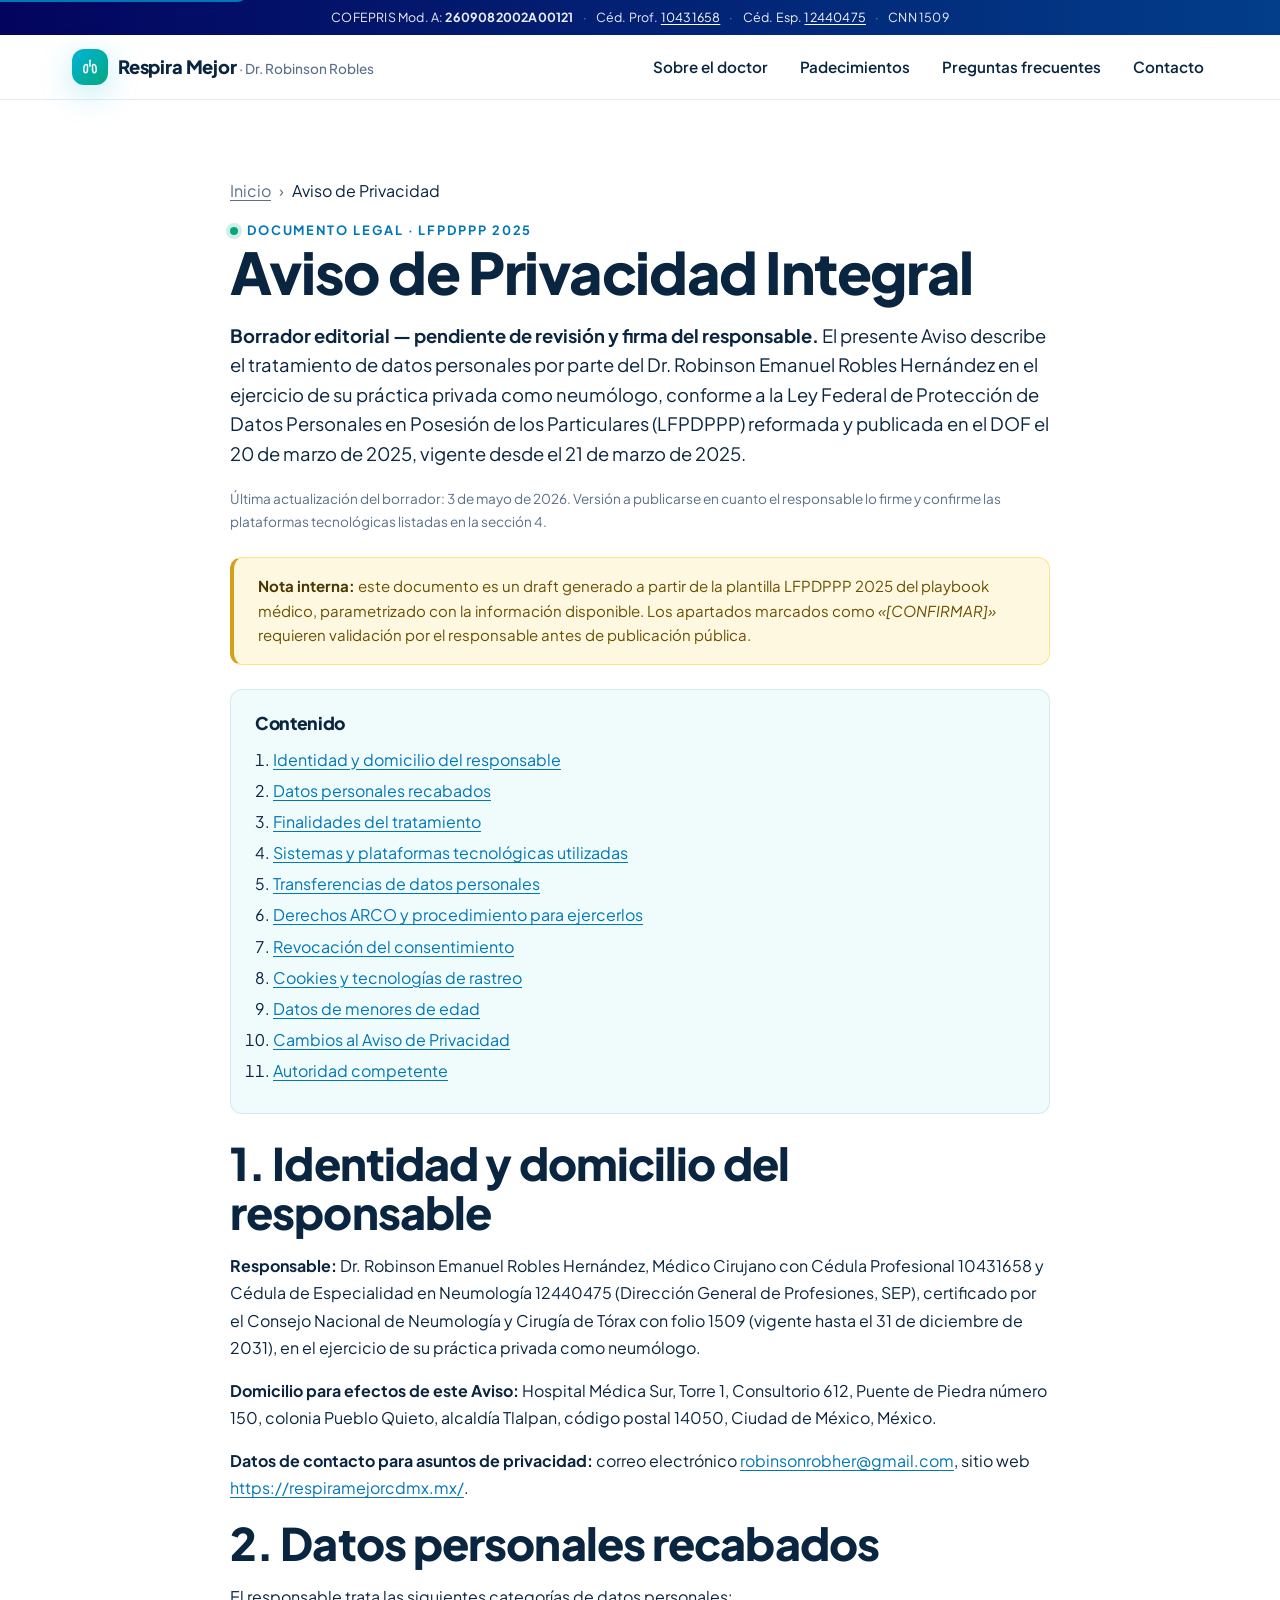
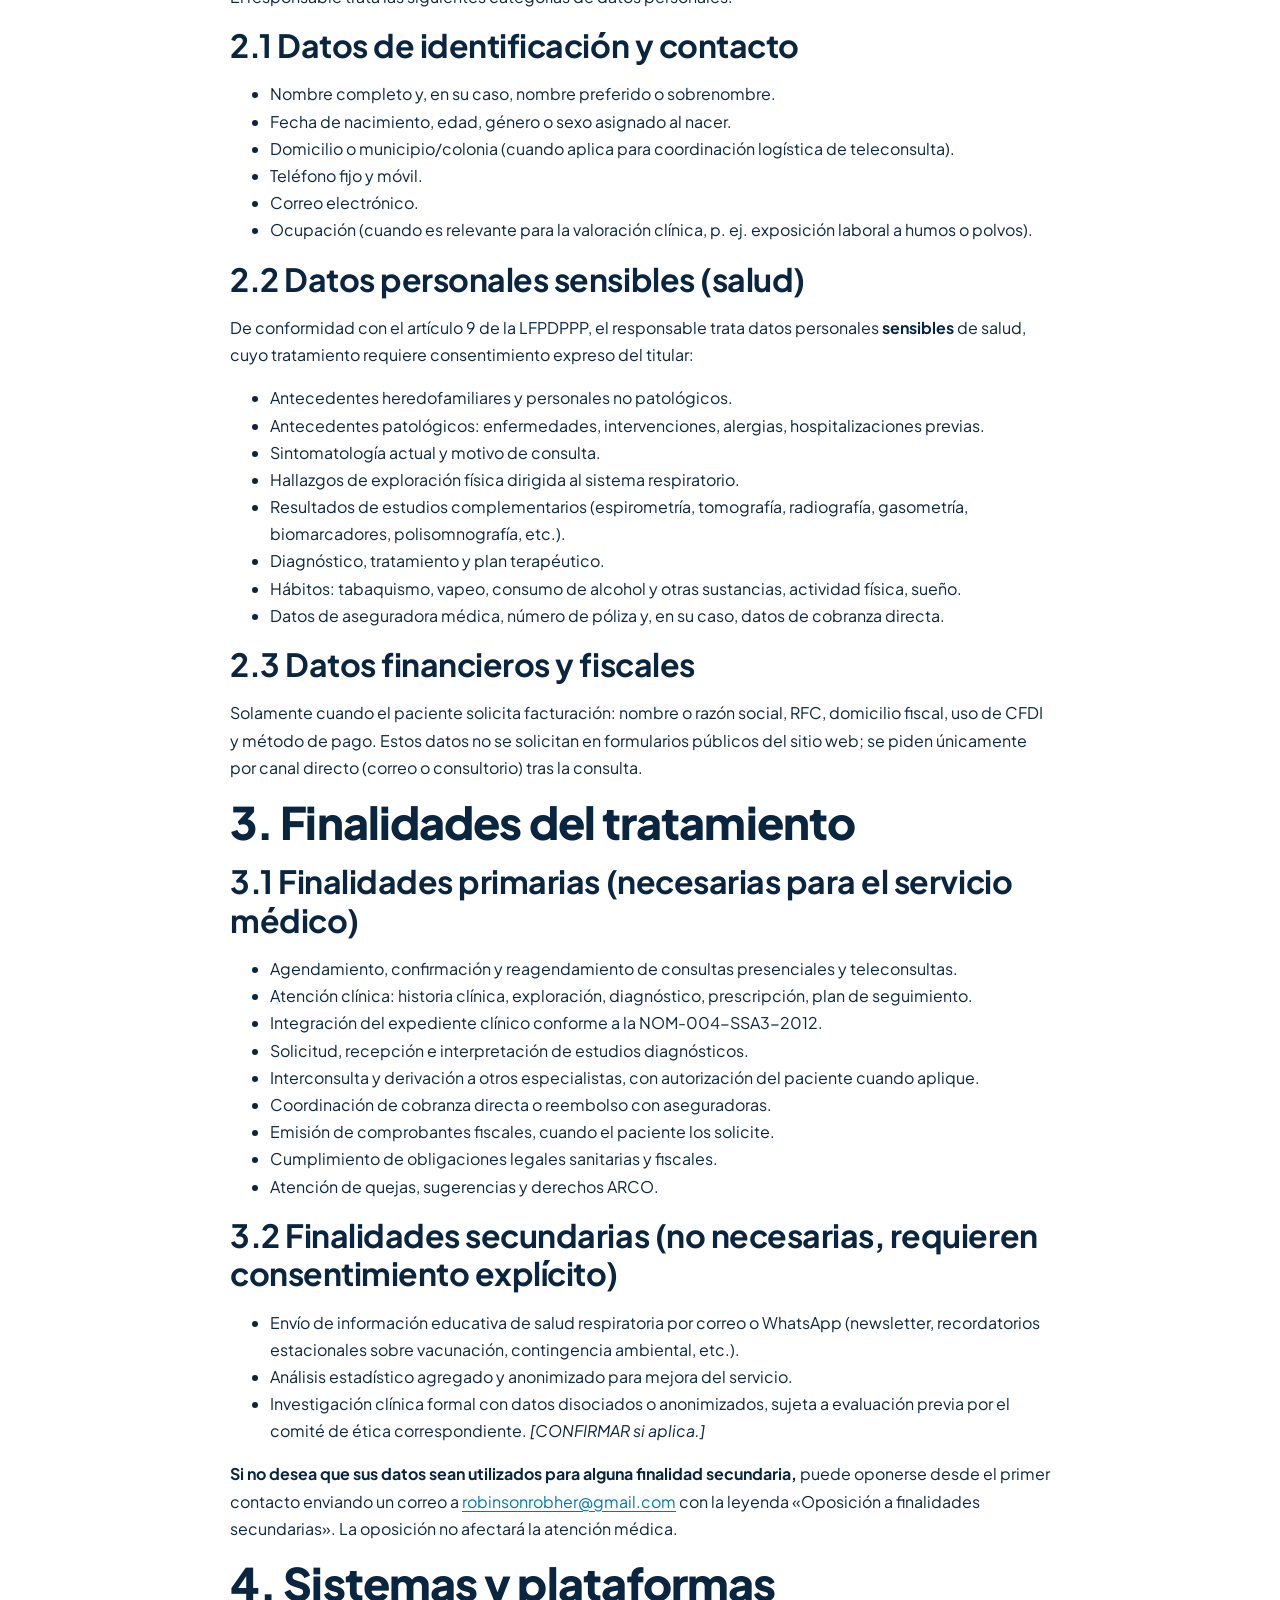
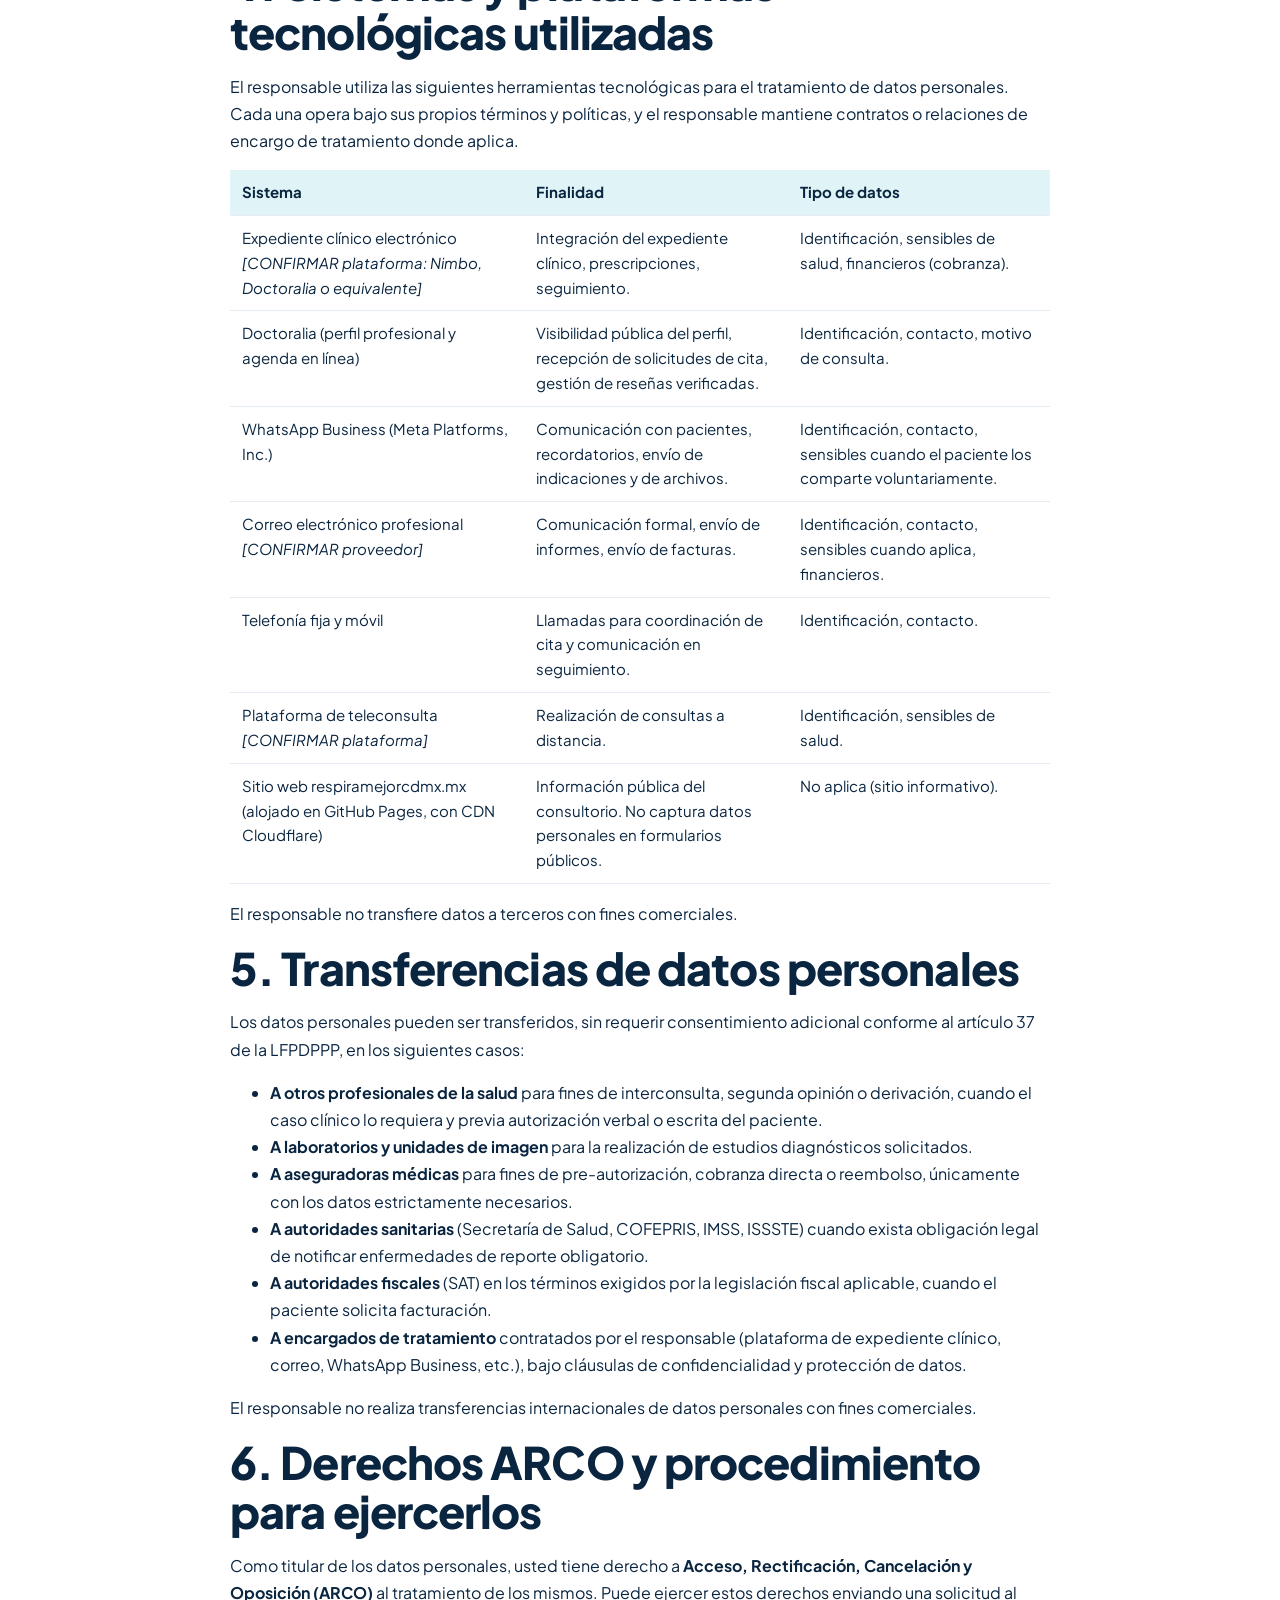
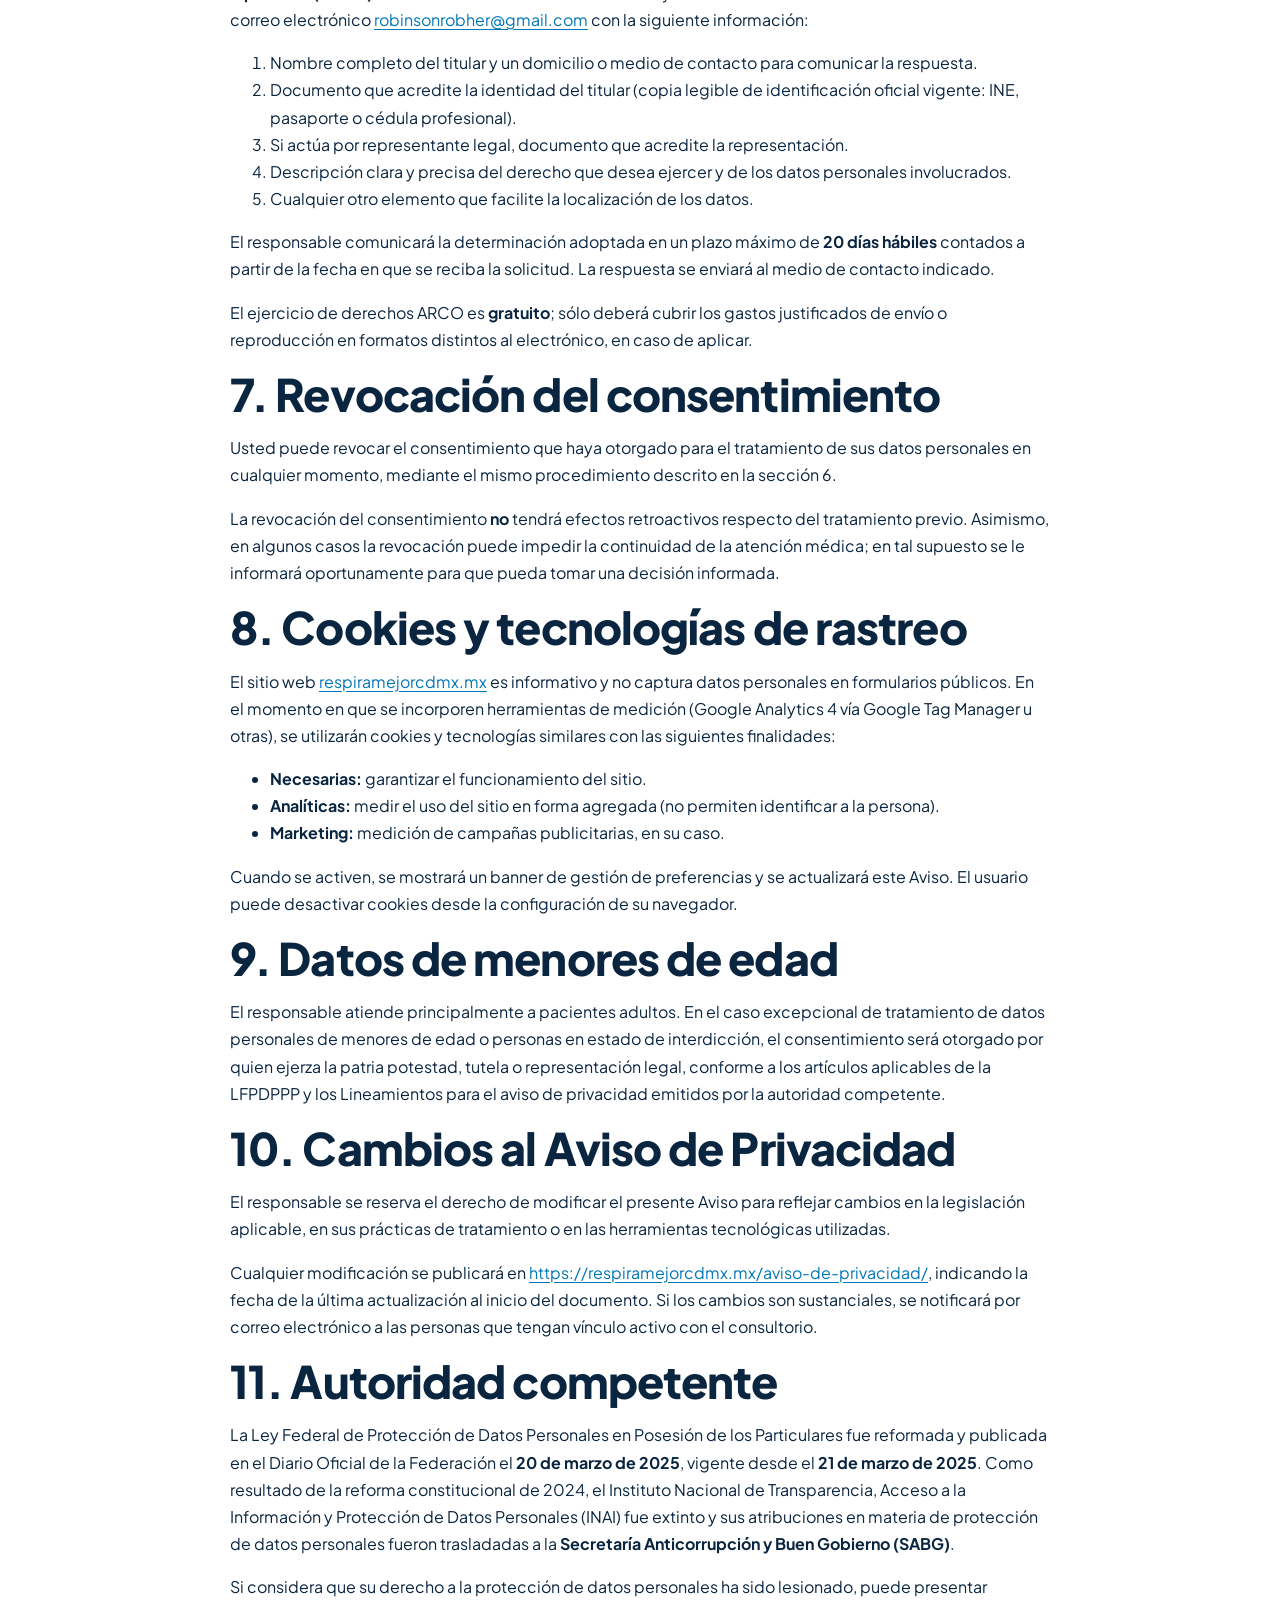
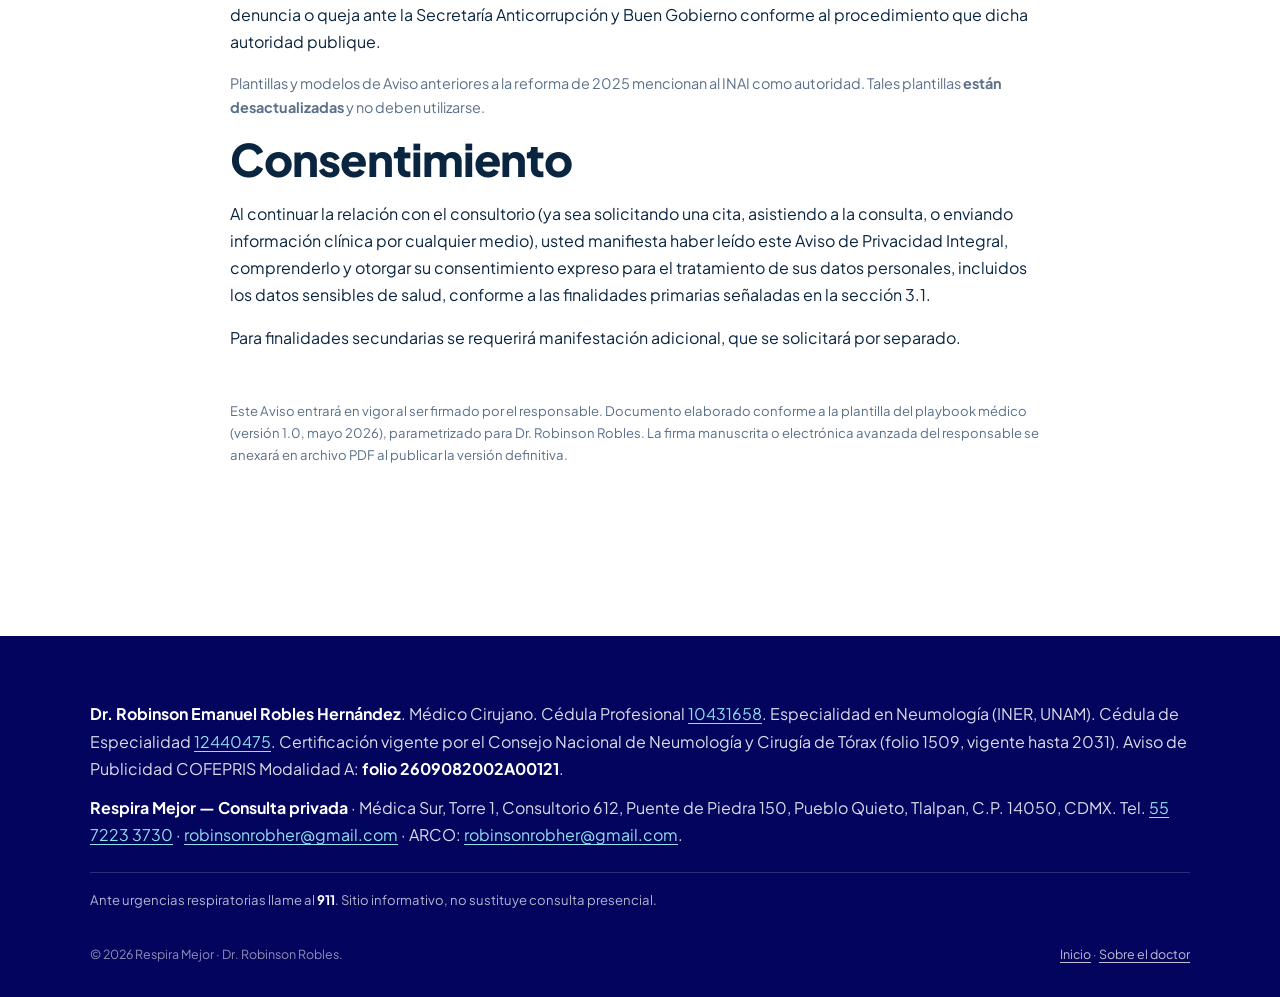
<file: aviso-de-privacidad/index.html>
<!DOCTYPE html>
<html lang="es-MX">
<head>
  <meta charset="UTF-8">
  <!-- Google Tag Manager -->
  <script>(function(w,d,s,l,i){w[l]=w[l]||[];w[l].push({'gtm.start':
  new Date().getTime(),event:'gtm.js'});var f=d.getElementsByTagName(s)[0],
  j=d.createElement(s),dl=l!='dataLayer'?'&l='+l:'';j.async=true;j.src=
  'https://www.googletagmanager.com/gtm.js?id='+i+dl;f.parentNode.insertBefore(j,f);
  })(window,document,'script','dataLayer','GTM-M7STX283');</script>
  <!-- End Google Tag Manager -->
  <meta name="viewport" content="width=device-width, initial-scale=1.0, viewport-fit=cover">

  <title>Aviso de Privacidad Integral | Respira Mejor — Dr. Robinson Robles</title>
  <meta name="description" content="Aviso de Privacidad Integral conforme a la LFPDPPP (reforma 2025). Tratamiento de datos personales por el Dr. Robinson Robles, Médica Sur, CDMX.">
  <meta name="robots" content="noindex, follow">
  <meta name="theme-color" content="#0077b6">

  <link rel="canonical" href="https://respiramejorcdmx.mx/aviso-de-privacidad/">

  <link rel="icon" type="image/svg+xml" href="../images/favicon.svg">
  <link rel="apple-touch-icon" href="../images/favicon.svg">

  <link rel="preconnect" href="https://fonts.googleapis.com">
  <link rel="preconnect" href="https://fonts.gstatic.com" crossorigin>
  <link rel="stylesheet" href="https://fonts.googleapis.com/css2?family=Plus+Jakarta+Sans:wght@400;500;600;700;800&display=swap" media="print" onload="this.media='all'">
  <noscript>
    <link rel="stylesheet" href="https://fonts.googleapis.com/css2?family=Plus+Jakarta+Sans:wght@400;500;600;700;800&display=swap">
  </noscript>

  <meta property="og:type" content="website">
  <meta property="og:site_name" content="Respira Mejor">
  <meta property="og:title" content="Aviso de Privacidad | Respira Mejor — Dr. Robinson Robles">
  <meta property="og:description" content="Aviso de Privacidad conforme a la LFPDPPP (reforma 2025). Tratamiento de datos personales del consultorio del Dr. Robinson Robles.">
  <meta property="og:url" content="https://respiramejorcdmx.mx/aviso-de-privacidad/">
  <meta property="og:locale" content="es_MX">

  <script type="application/ld+json">
  {
    "@context": "https://schema.org",
    "@type": "WebPage",
    "name": "Aviso de Privacidad | Respira Mejor — Dr. Robinson Robles",
    "url": "https://respiramejorcdmx.mx/aviso-de-privacidad/",
    "inLanguage": "es-MX",
    "isPartOf": { "@id": "https://respiramejorcdmx.mx/#website" },
    "about": { "@id": "https://respiramejorcdmx.mx/#organization" }
  }
  </script>

  <link rel="stylesheet" href="../css/tokens.css">
  <link rel="stylesheet" href="../css/site.css">
</head>
<body>
<!-- Google Tag Manager (noscript) -->
<noscript><iframe src="https://www.googletagmanager.com/ns.html?id=GTM-M7STX283"
height="0" width="0" style="display:none;visibility:hidden"></iframe></noscript>
<!-- End Google Tag Manager (noscript) -->
  <script>document.body.classList.add('js-enabled');</script>

  <a class="skip-link" href="#main">Saltar al contenido principal</a>

  <div class="top-bar-legal" role="region" aria-label="Cumplimiento sanitario">
    <span>COFEPRIS Mod. A: <strong>2609082002A00121</strong></span>
    <span class="sep" aria-hidden="true">·</span>
    <span>Céd. Prof. <a href="https://www.cedulaprofesional.sep.gob.mx/" rel="external noopener">10431658</a></span>
    <span class="sep" aria-hidden="true">·</span>
    <span>Céd. Esp. <a href="https://www.cedulaprofesional.sep.gob.mx/" rel="external noopener">12440475</a></span>
    <span class="sep" aria-hidden="true">·</span>
    <span>CNN 1509</span>
  </div>

  <nav class="navbar" id="mainNav" aria-label="Navegación principal">
    <div class="navbar__container">
      <a href="../index.html" class="navbar__brand" aria-label="Respira Mejor — Inicio">
        <span class="navbar__brand-mark" aria-hidden="true">
          <svg viewBox="0 0 24 24" width="20" height="20" fill="none" stroke="currentColor" stroke-width="1.8" stroke-linecap="round" stroke-linejoin="round"><path d="M12 4v7"/><path d="M9 11c0-1.6-1.3-2.5-2.5-1.8C5 10 4.5 12.5 4.5 15c0 2 .4 4 2.3 4S9 17 9 15Z"/><path d="M15 11c0-1.6 1.3-2.5 2.5-1.8C19 10 19.5 12.5 19.5 15c0 2-.4 4-2.3 4S15 17 15 15Z"/></svg>
        </span>
        <span>Respira Mejor <span class="navbar__brand-suffix">· Dr. Robinson Robles</span></span>
      </a>
      <button class="navbar__toggler" type="button" aria-label="Abrir menú" aria-expanded="false" aria-controls="navMenu">
        <span class="bar" aria-hidden="true"></span>
        <span class="bar" aria-hidden="true"></span>
        <span class="bar" aria-hidden="true"></span>
      </button>
      <ul class="navbar__menu" id="navMenu">
        <li><a href="../sobre-el-doctor/index.html">Sobre el doctor</a></li>
        <li><a href="../index.html#padecimientos">Padecimientos</a></li>
        <li><a href="../preguntas-frecuentes/index.html">Preguntas frecuentes</a></li>
        <li><a href="../contacto/index.html">Contacto</a></li>
      </ul>
    </div>
  </nav>

  <main id="main" class="legal">
    <section class="section section--tight">
      <div class="container container--narrow">

        <nav aria-label="Breadcrumb" style="margin-bottom: var(--sp-3);">
          <ol style="list-style: none; padding: 0; margin: 0; display: flex; gap: 8px; font-size: .85rem; color: var(--ink-muted);">
            <li><a href="../index.html" style="color: inherit;">Inicio</a></li>
            <li aria-hidden="true">›</li>
            <li><span style="color: var(--ink);">Aviso de Privacidad</span></li>
          </ol>
        </nav>

        <span class="eyebrow"><span class="dot" aria-hidden="true"></span>Documento legal · LFPDPPP 2025</span>
        <h1>Aviso de Privacidad Integral</h1>
        <p class="lead">
          <strong>Borrador editorial — pendiente de revisión y firma del responsable.</strong>
          El presente Aviso describe el tratamiento de datos personales por parte del Dr. Robinson Emanuel Robles Hernández en el ejercicio de su práctica privada como neumólogo, conforme a la Ley Federal de Protección de Datos Personales en Posesión de los Particulares (LFPDPPP) reformada y publicada en el DOF el 20 de marzo de 2025, vigente desde el 21 de marzo de 2025.
        </p>
        <p class="muted" style="font-size: .85rem;">
          Última actualización del borrador: 3 de mayo de 2026. Versión a publicarse en cuanto el responsable lo firme y confirme las plataformas tecnológicas listadas en la sección 4.
        </p>

        <aside class="medical-notice" role="note">
          <strong>Nota interna:</strong> este documento es un draft generado a partir de la plantilla LFPDPPP 2025 del playbook médico, parametrizado con la información disponible. Los apartados marcados como <em>«[CONFIRMAR]»</em> requieren validación por el responsable antes de publicación pública.
        </aside>

        <div class="toc-block">
          <h2>Contenido</h2>
          <ol>
            <li><a href="#s1">Identidad y domicilio del responsable</a></li>
            <li><a href="#s2">Datos personales recabados</a></li>
            <li><a href="#s3">Finalidades del tratamiento</a></li>
            <li><a href="#s4">Sistemas y plataformas tecnológicas utilizadas</a></li>
            <li><a href="#s5">Transferencias de datos personales</a></li>
            <li><a href="#s6">Derechos ARCO y procedimiento para ejercerlos</a></li>
            <li><a href="#s7">Revocación del consentimiento</a></li>
            <li><a href="#s8">Cookies y tecnologías de rastreo</a></li>
            <li><a href="#s9">Datos de menores de edad</a></li>
            <li><a href="#s10">Cambios al Aviso de Privacidad</a></li>
            <li><a href="#s11">Autoridad competente</a></li>
          </ol>
        </div>

        <h2 id="s1">1. Identidad y domicilio del responsable</h2>
        <p>
          <strong>Responsable:</strong> Dr. Robinson Emanuel Robles Hernández, Médico Cirujano con Cédula Profesional 10431658 y Cédula de Especialidad en Neumología 12440475 (Dirección General de Profesiones, SEP), certificado por el Consejo Nacional de Neumología y Cirugía de Tórax con folio 1509 (vigente hasta el 31 de diciembre de 2031), en el ejercicio de su práctica privada como neumólogo.
        </p>
        <p>
          <strong>Domicilio para efectos de este Aviso:</strong> Hospital Médica Sur, Torre 1, Consultorio 612, Puente de Piedra número 150, colonia Pueblo Quieto, alcaldía Tlalpan, código postal 14050, Ciudad de México, México.
        </p>
        <p>
          <strong>Datos de contacto para asuntos de privacidad:</strong> correo electrónico <a href="mailto:robinsonrobher@gmail.com">robinsonrobher@gmail.com</a>, sitio web <a href="https://respiramejorcdmx.mx/">https://respiramejorcdmx.mx/</a>.
        </p>

        <h2 id="s2">2. Datos personales recabados</h2>
        <p>El responsable trata las siguientes categorías de datos personales:</p>
        <h3>2.1 Datos de identificación y contacto</h3>
        <ul>
          <li>Nombre completo y, en su caso, nombre preferido o sobrenombre.</li>
          <li>Fecha de nacimiento, edad, género o sexo asignado al nacer.</li>
          <li>Domicilio o municipio/colonia (cuando aplica para coordinación logística de teleconsulta).</li>
          <li>Teléfono fijo y móvil.</li>
          <li>Correo electrónico.</li>
          <li>Ocupación (cuando es relevante para la valoración clínica, p. ej. exposición laboral a humos o polvos).</li>
        </ul>

        <h3>2.2 Datos personales sensibles (salud)</h3>
        <p>De conformidad con el artículo 9 de la LFPDPPP, el responsable trata datos personales <strong>sensibles</strong> de salud, cuyo tratamiento requiere consentimiento expreso del titular:</p>
        <ul>
          <li>Antecedentes heredofamiliares y personales no patológicos.</li>
          <li>Antecedentes patológicos: enfermedades, intervenciones, alergias, hospitalizaciones previas.</li>
          <li>Sintomatología actual y motivo de consulta.</li>
          <li>Hallazgos de exploración física dirigida al sistema respiratorio.</li>
          <li>Resultados de estudios complementarios (espirometría, tomografía, radiografía, gasometría, biomarcadores, polisomnografía, etc.).</li>
          <li>Diagnóstico, tratamiento y plan terapéutico.</li>
          <li>Hábitos: tabaquismo, vapeo, consumo de alcohol y otras sustancias, actividad física, sueño.</li>
          <li>Datos de aseguradora médica, número de póliza y, en su caso, datos de cobranza directa.</li>
        </ul>

        <h3>2.3 Datos financieros y fiscales</h3>
        <p>Solamente cuando el paciente solicita facturación: nombre o razón social, RFC, domicilio fiscal, uso de CFDI y método de pago. Estos datos no se solicitan en formularios públicos del sitio web; se piden únicamente por canal directo (correo o consultorio) tras la consulta.</p>

        <h2 id="s3">3. Finalidades del tratamiento</h2>
        <h3>3.1 Finalidades primarias (necesarias para el servicio médico)</h3>
        <ul>
          <li>Agendamiento, confirmación y reagendamiento de consultas presenciales y teleconsultas.</li>
          <li>Atención clínica: historia clínica, exploración, diagnóstico, prescripción, plan de seguimiento.</li>
          <li>Integración del expediente clínico conforme a la NOM-004-SSA3-2012.</li>
          <li>Solicitud, recepción e interpretación de estudios diagnósticos.</li>
          <li>Interconsulta y derivación a otros especialistas, con autorización del paciente cuando aplique.</li>
          <li>Coordinación de cobranza directa o reembolso con aseguradoras.</li>
          <li>Emisión de comprobantes fiscales, cuando el paciente los solicite.</li>
          <li>Cumplimiento de obligaciones legales sanitarias y fiscales.</li>
          <li>Atención de quejas, sugerencias y derechos ARCO.</li>
        </ul>

        <h3>3.2 Finalidades secundarias (no necesarias, requieren consentimiento explícito)</h3>
        <ul>
          <li>Envío de información educativa de salud respiratoria por correo o WhatsApp (newsletter, recordatorios estacionales sobre vacunación, contingencia ambiental, etc.).</li>
          <li>Análisis estadístico agregado y anonimizado para mejora del servicio.</li>
          <li>Investigación clínica formal con datos disociados o anonimizados, sujeta a evaluación previa por el comité de ética correspondiente. <em>[CONFIRMAR si aplica.]</em></li>
        </ul>
        <p>
          <strong>Si no desea que sus datos sean utilizados para alguna finalidad secundaria,</strong> puede oponerse desde el primer contacto enviando un correo a <a href="mailto:robinsonrobher@gmail.com">robinsonrobher@gmail.com</a> con la leyenda «Oposición a finalidades secundarias». La oposición no afectará la atención médica.
        </p>

        <h2 id="s4">4. Sistemas y plataformas tecnológicas utilizadas</h2>
        <p>El responsable utiliza las siguientes herramientas tecnológicas para el tratamiento de datos personales. Cada una opera bajo sus propios términos y políticas, y el responsable mantiene contratos o relaciones de encargo de tratamiento donde aplica.</p>

        <table>
          <thead>
            <tr><th>Sistema</th><th>Finalidad</th><th>Tipo de datos</th></tr>
          </thead>
          <tbody>
            <tr>
              <td>Expediente clínico electrónico <em>[CONFIRMAR plataforma: Nimbo, Doctoralia o equivalente]</em></td>
              <td>Integración del expediente clínico, prescripciones, seguimiento.</td>
              <td>Identificación, sensibles de salud, financieros (cobranza).</td>
            </tr>
            <tr>
              <td>Doctoralia (perfil profesional y agenda en línea)</td>
              <td>Visibilidad pública del perfil, recepción de solicitudes de cita, gestión de reseñas verificadas.</td>
              <td>Identificación, contacto, motivo de consulta.</td>
            </tr>
            <tr>
              <td>WhatsApp Business (Meta Platforms, Inc.)</td>
              <td>Comunicación con pacientes, recordatorios, envío de indicaciones y de archivos.</td>
              <td>Identificación, contacto, sensibles cuando el paciente los comparte voluntariamente.</td>
            </tr>
            <tr>
              <td>Correo electrónico profesional <em>[CONFIRMAR proveedor]</em></td>
              <td>Comunicación formal, envío de informes, envío de facturas.</td>
              <td>Identificación, contacto, sensibles cuando aplica, financieros.</td>
            </tr>
            <tr>
              <td>Telefonía fija y móvil</td>
              <td>Llamadas para coordinación de cita y comunicación en seguimiento.</td>
              <td>Identificación, contacto.</td>
            </tr>
            <tr>
              <td>Plataforma de teleconsulta <em>[CONFIRMAR plataforma]</em></td>
              <td>Realización de consultas a distancia.</td>
              <td>Identificación, sensibles de salud.</td>
            </tr>
            <tr>
              <td>Sitio web respiramejorcdmx.mx (alojado en GitHub Pages, con CDN Cloudflare)</td>
              <td>Información pública del consultorio. No captura datos personales en formularios públicos.</td>
              <td>No aplica (sitio informativo).</td>
            </tr>
          </tbody>
        </table>

        <p>El responsable no transfiere datos a terceros con fines comerciales.</p>

        <h2 id="s5">5. Transferencias de datos personales</h2>
        <p>Los datos personales pueden ser transferidos, sin requerir consentimiento adicional conforme al artículo 37 de la LFPDPPP, en los siguientes casos:</p>
        <ul>
          <li><strong>A otros profesionales de la salud</strong> para fines de interconsulta, segunda opinión o derivación, cuando el caso clínico lo requiera y previa autorización verbal o escrita del paciente.</li>
          <li><strong>A laboratorios y unidades de imagen</strong> para la realización de estudios diagnósticos solicitados.</li>
          <li><strong>A aseguradoras médicas</strong> para fines de pre-autorización, cobranza directa o reembolso, únicamente con los datos estrictamente necesarios.</li>
          <li><strong>A autoridades sanitarias</strong> (Secretaría de Salud, COFEPRIS, IMSS, ISSSTE) cuando exista obligación legal de notificar enfermedades de reporte obligatorio.</li>
          <li><strong>A autoridades fiscales</strong> (SAT) en los términos exigidos por la legislación fiscal aplicable, cuando el paciente solicita facturación.</li>
          <li><strong>A encargados de tratamiento</strong> contratados por el responsable (plataforma de expediente clínico, correo, WhatsApp Business, etc.), bajo cláusulas de confidencialidad y protección de datos.</li>
        </ul>
        <p>El responsable no realiza transferencias internacionales de datos personales con fines comerciales.</p>

        <h2 id="s6">6. Derechos ARCO y procedimiento para ejercerlos</h2>
        <p>Como titular de los datos personales, usted tiene derecho a <strong>Acceso, Rectificación, Cancelación y Oposición (ARCO)</strong> al tratamiento de los mismos. Puede ejercer estos derechos enviando una solicitud al correo electrónico <a href="mailto:robinsonrobher@gmail.com">robinsonrobher@gmail.com</a> con la siguiente información:</p>
        <ol>
          <li>Nombre completo del titular y un domicilio o medio de contacto para comunicar la respuesta.</li>
          <li>Documento que acredite la identidad del titular (copia legible de identificación oficial vigente: INE, pasaporte o cédula profesional).</li>
          <li>Si actúa por representante legal, documento que acredite la representación.</li>
          <li>Descripción clara y precisa del derecho que desea ejercer y de los datos personales involucrados.</li>
          <li>Cualquier otro elemento que facilite la localización de los datos.</li>
        </ol>
        <p>El responsable comunicará la determinación adoptada en un plazo máximo de <strong>20 días hábiles</strong> contados a partir de la fecha en que se reciba la solicitud. La respuesta se enviará al medio de contacto indicado.</p>
        <p>El ejercicio de derechos ARCO es <strong>gratuito</strong>; sólo deberá cubrir los gastos justificados de envío o reproducción en formatos distintos al electrónico, en caso de aplicar.</p>

        <h2 id="s7">7. Revocación del consentimiento</h2>
        <p>Usted puede revocar el consentimiento que haya otorgado para el tratamiento de sus datos personales en cualquier momento, mediante el mismo procedimiento descrito en la sección 6.</p>
        <p>La revocación del consentimiento <strong>no</strong> tendrá efectos retroactivos respecto del tratamiento previo. Asimismo, en algunos casos la revocación puede impedir la continuidad de la atención médica; en tal supuesto se le informará oportunamente para que pueda tomar una decisión informada.</p>

        <h2 id="s8">8. Cookies y tecnologías de rastreo</h2>
        <p>El sitio web <a href="https://respiramejorcdmx.mx/">respiramejorcdmx.mx</a> es informativo y no captura datos personales en formularios públicos. En el momento en que se incorporen herramientas de medición (Google Analytics 4 vía Google Tag Manager u otras), se utilizarán cookies y tecnologías similares con las siguientes finalidades:</p>
        <ul>
          <li><strong>Necesarias:</strong> garantizar el funcionamiento del sitio.</li>
          <li><strong>Analíticas:</strong> medir el uso del sitio en forma agregada (no permiten identificar a la persona).</li>
          <li><strong>Marketing:</strong> medición de campañas publicitarias, en su caso.</li>
        </ul>
        <p>Cuando se activen, se mostrará un banner de gestión de preferencias y se actualizará este Aviso. El usuario puede desactivar cookies desde la configuración de su navegador.</p>

        <h2 id="s9">9. Datos de menores de edad</h2>
        <p>El responsable atiende principalmente a pacientes adultos. En el caso excepcional de tratamiento de datos personales de menores de edad o personas en estado de interdicción, el consentimiento será otorgado por quien ejerza la patria potestad, tutela o representación legal, conforme a los artículos aplicables de la LFPDPPP y los Lineamientos para el aviso de privacidad emitidos por la autoridad competente.</p>

        <h2 id="s10">10. Cambios al Aviso de Privacidad</h2>
        <p>El responsable se reserva el derecho de modificar el presente Aviso para reflejar cambios en la legislación aplicable, en sus prácticas de tratamiento o en las herramientas tecnológicas utilizadas.</p>
        <p>Cualquier modificación se publicará en <a href="https://respiramejorcdmx.mx/aviso-de-privacidad/">https://respiramejorcdmx.mx/aviso-de-privacidad/</a>, indicando la fecha de la última actualización al inicio del documento. Si los cambios son sustanciales, se notificará por correo electrónico a las personas que tengan vínculo activo con el consultorio.</p>

        <h2 id="s11">11. Autoridad competente</h2>
        <p>La Ley Federal de Protección de Datos Personales en Posesión de los Particulares fue reformada y publicada en el Diario Oficial de la Federación el <strong>20 de marzo de 2025</strong>, vigente desde el <strong>21 de marzo de 2025</strong>. Como resultado de la reforma constitucional de 2024, el Instituto Nacional de Transparencia, Acceso a la Información y Protección de Datos Personales (INAI) fue extinto y sus atribuciones en materia de protección de datos personales fueron trasladadas a la <strong>Secretaría Anticorrupción y Buen Gobierno (SABG)</strong>.</p>
        <p>Si considera que su derecho a la protección de datos personales ha sido lesionado, puede presentar denuncia o queja ante la Secretaría Anticorrupción y Buen Gobierno conforme al procedimiento que dicha autoridad publique.</p>
        <p class="muted" style="font-size: .9rem;">
          Plantillas y modelos de Aviso anteriores a la reforma de 2025 mencionan al INAI como autoridad. Tales plantillas <strong>están desactualizadas</strong> y no deben utilizarse.
        </p>

        <h2>Consentimiento</h2>
        <p>
          Al continuar la relación con el consultorio (ya sea solicitando una cita, asistiendo a la consulta, o enviando información clínica por cualquier medio), usted manifiesta haber leído este Aviso de Privacidad Integral, comprenderlo y otorgar su consentimiento expreso para el tratamiento de sus datos personales, incluidos los datos sensibles de salud, conforme a las finalidades primarias señaladas en la sección 3.1.
        </p>
        <p>Para finalidades secundarias se requerirá manifestación adicional, que se solicitará por separado.</p>

        <p class="muted" style="font-size: .82rem; margin-top: var(--sp-7);">
          Este Aviso entrará en vigor al ser firmado por el responsable. Documento elaborado conforme a la plantilla del playbook médico (versión 1.0, mayo 2026), parametrizado para Dr. Robinson Robles. La firma manuscrita o electrónica avanzada del responsable se anexará en archivo PDF al publicar la versión definitiva.
        </p>

      </div>
    </section>
  </main>

  <footer>
    <section class="footer-compliance" aria-label="Información profesional Art. 83 LGS">
      <p>
        <strong>Dr. Robinson Emanuel Robles Hernández</strong>.
        Médico Cirujano. Cédula Profesional <a href="https://www.cedulaprofesional.sep.gob.mx/" rel="external noopener">10431658</a>.
        Especialidad en Neumología (INER, UNAM). Cédula de Especialidad <a href="https://www.cedulaprofesional.sep.gob.mx/" rel="external noopener">12440475</a>.
        Certificación vigente por el Consejo Nacional de Neumología y Cirugía de Tórax (folio 1509, vigente hasta 2031).
        Aviso de Publicidad COFEPRIS Modalidad A: <strong>folio 2609082002A00121</strong>.
      </p>
      <p class="address">
        <strong>Respira Mejor — Consulta privada</strong> · Médica Sur, Torre 1, Consultorio 612, Puente de Piedra 150, Pueblo Quieto, Tlalpan, C.P. 14050, CDMX.
        Tel. <a href="tel:+525572233730">55 7223 3730</a> · <a href="mailto:robinsonrobher@gmail.com">robinsonrobher@gmail.com</a> · ARCO: <a href="mailto:robinsonrobher@gmail.com">robinsonrobher@gmail.com</a>.
      </p>
      <p class="disclaimer-emergency">
        Ante urgencias respiratorias llame al <strong>911</strong>. Sitio informativo, no sustituye consulta presencial.
      </p>
    </section>
    <p class="footer-meta">
      <span>© 2026 Respira Mejor · Dr. Robinson Robles.</span>
      <span><a href="../index.html">Inicio</a> · <a href="../sobre-el-doctor/index.html">Sobre el doctor</a></span>
    </p>
  </footer>

  <script defer src="../js/reveal.js"></script>
</body>
</html>
</file>
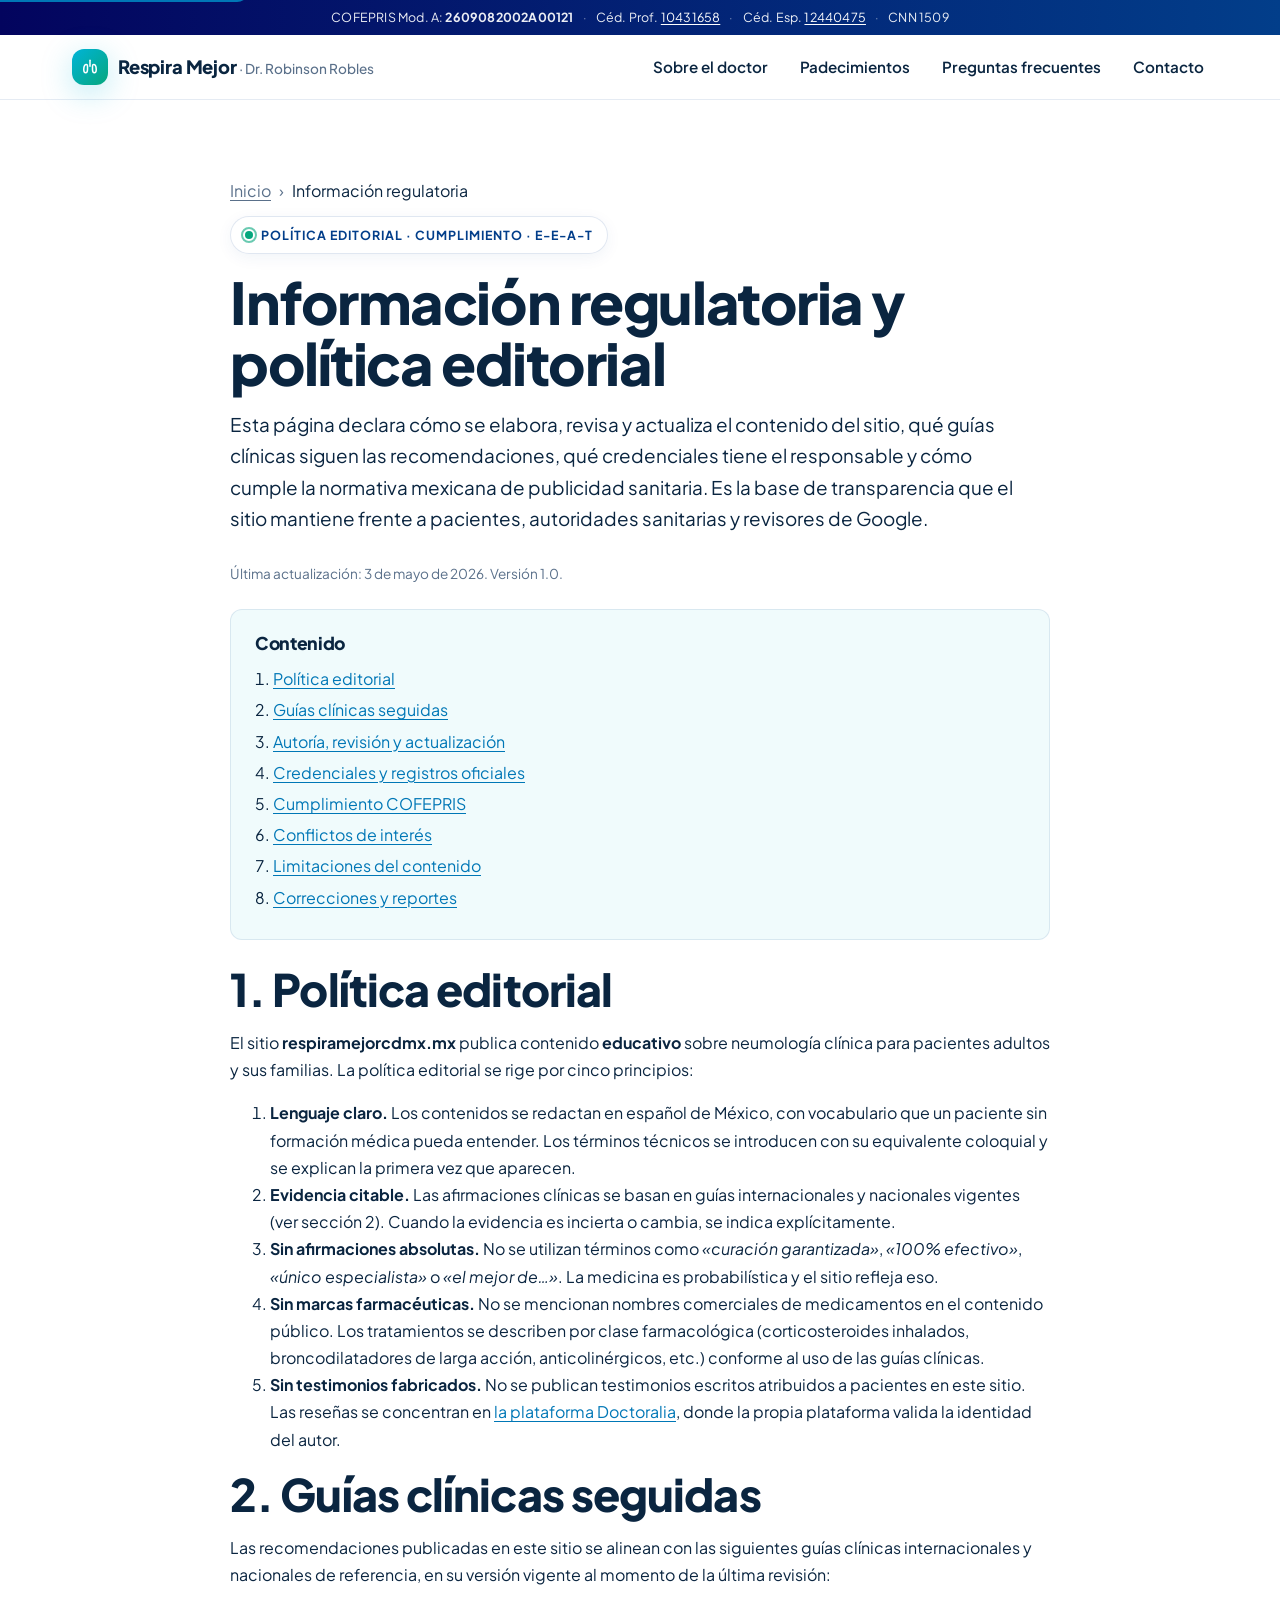
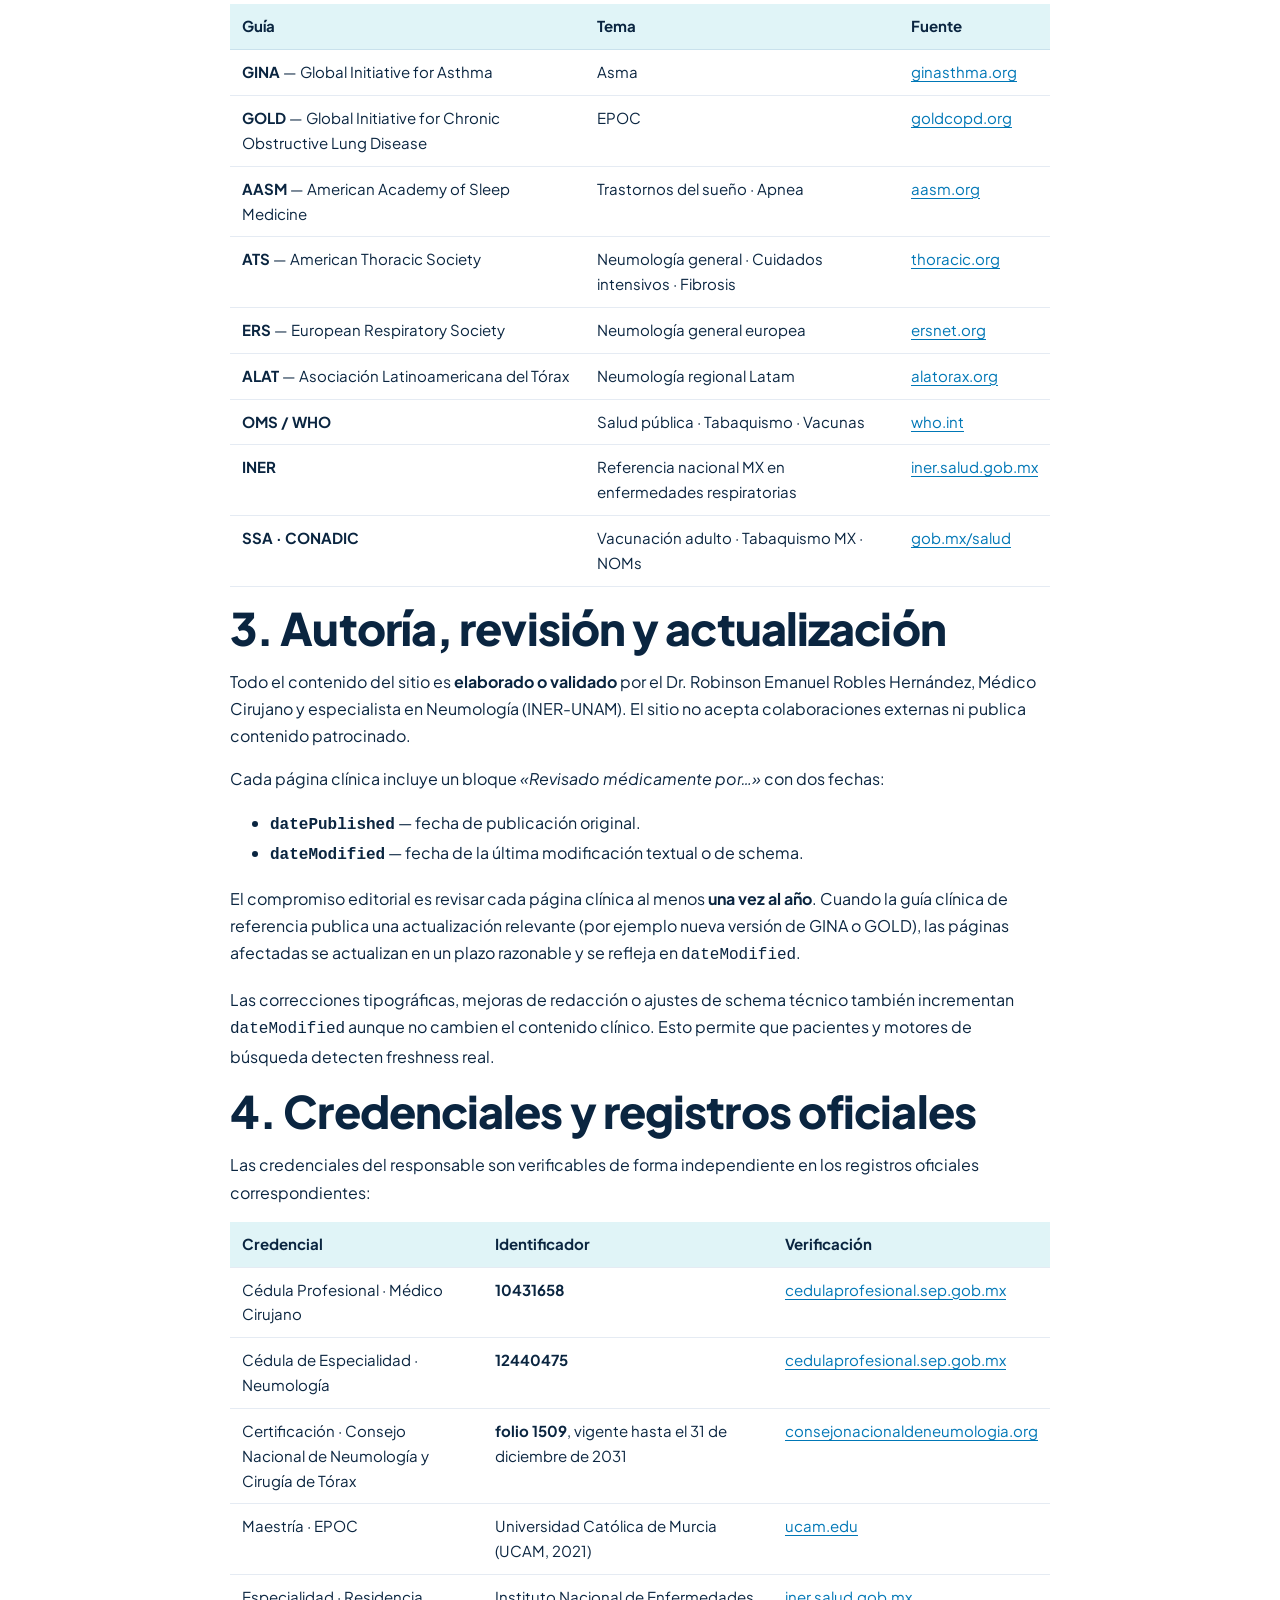
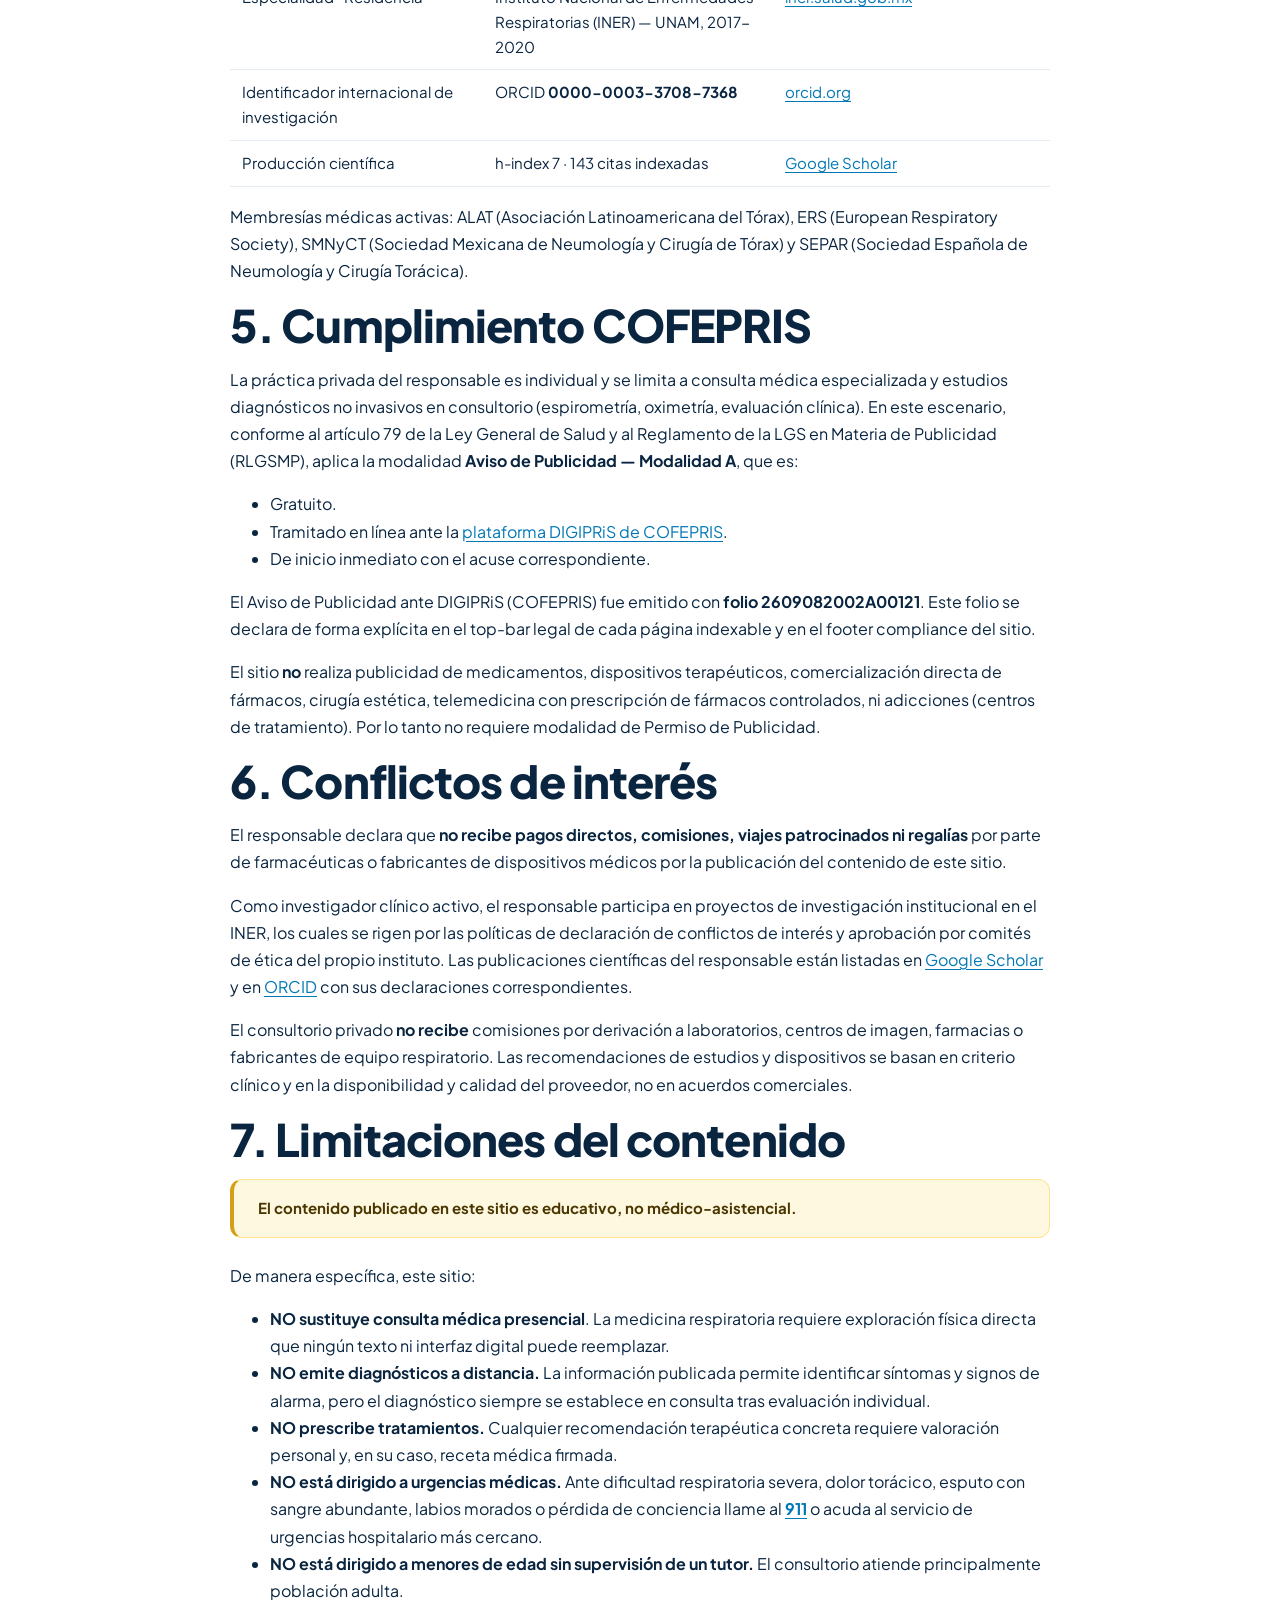
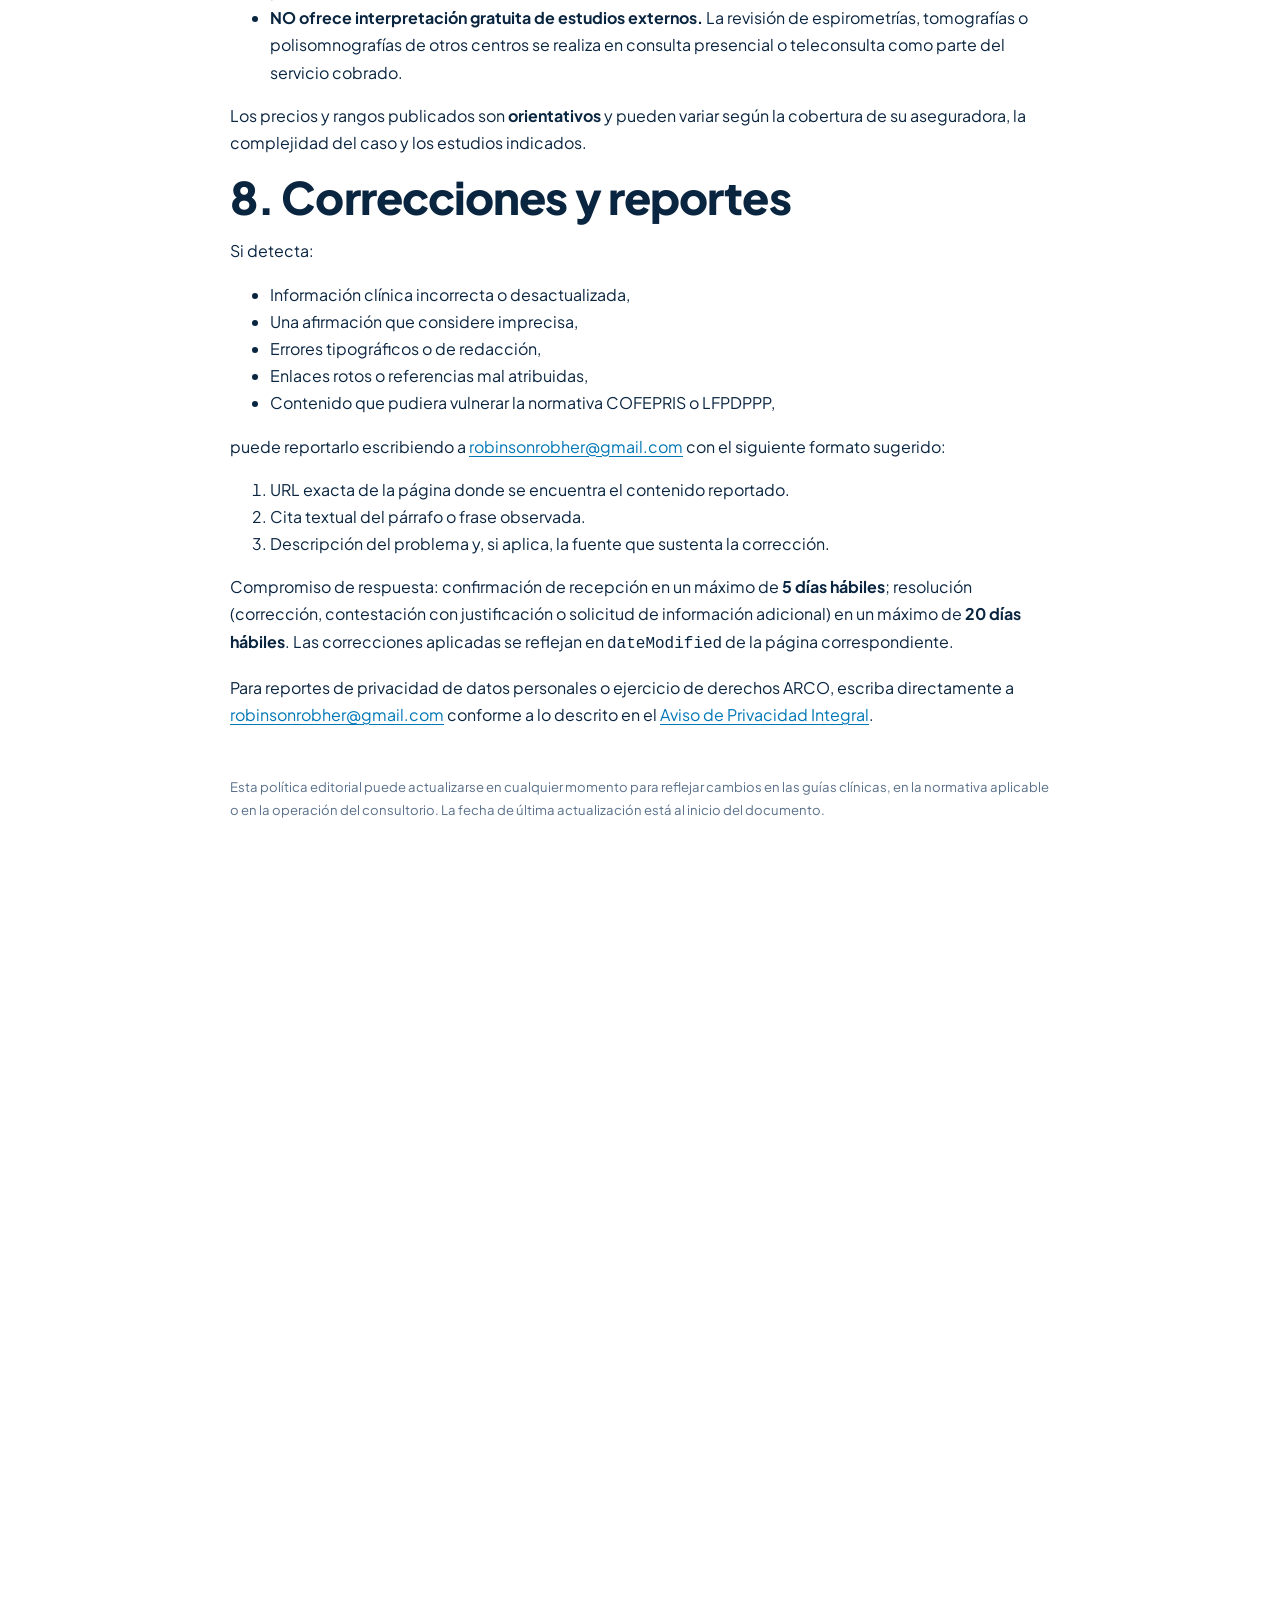
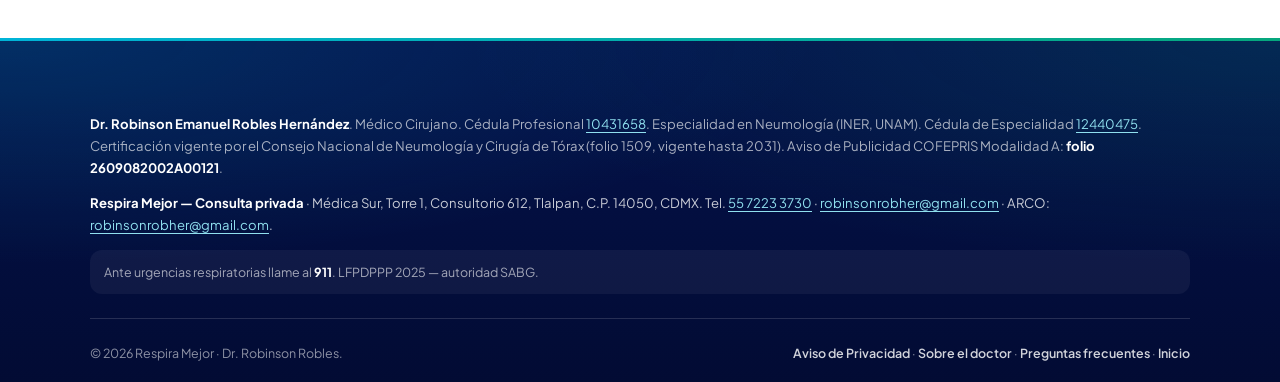
<file: informacion-regulatoria/index.html>
<!DOCTYPE html>
<html lang="es-MX">
<head>
  <meta charset="UTF-8">
  <!-- Google Tag Manager -->
  <script>(function(w,d,s,l,i){w[l]=w[l]||[];w[l].push({'gtm.start':
  new Date().getTime(),event:'gtm.js'});var f=d.getElementsByTagName(s)[0],
  j=d.createElement(s),dl=l!='dataLayer'?'&l='+l:'';j.async=true;j.src=
  'https://www.googletagmanager.com/gtm.js?id='+i+dl;f.parentNode.insertBefore(j,f);
  })(window,document,'script','dataLayer','GTM-M7STX283');</script>
  <!-- End Google Tag Manager -->
  <meta name="viewport" content="width=device-width, initial-scale=1.0, viewport-fit=cover">

  <title>Información regulatoria y política editorial | Respira Mejor</title>
  <meta name="description" content="Política editorial, guías clínicas, autoría y revisión, credenciales verificables, cumplimiento COFEPRIS, conflictos de interés y limitaciones del contenido del sitio del Dr. Robinson Robles.">
  <meta name="robots" content="noindex, follow">
  <meta name="theme-color" content="#0077b6">

  <link rel="canonical" href="https://respiramejorcdmx.mx/informacion-regulatoria/">

  <meta property="og:type" content="website">
  <meta property="og:title" content="Información regulatoria y política editorial | Respira Mejor">
  <meta property="og:description" content="Política editorial, guías clínicas seguidas, credenciales verificables y cumplimiento normativo del sitio.">
  <meta property="og:url" content="https://respiramejorcdmx.mx/informacion-regulatoria/">
  <meta property="og:locale" content="es_MX">
  <meta property="og:image" content="https://respiramejorcdmx.mx/images/og-doctor.svg">

  <link rel="icon" type="image/svg+xml" href="../images/favicon.svg">
  <link rel="apple-touch-icon" href="../images/favicon.svg">
  <link rel="manifest" href="../manifest.webmanifest">

  <link rel="preconnect" href="https://fonts.googleapis.com">
  <link rel="preconnect" href="https://fonts.gstatic.com" crossorigin>
  <link rel="stylesheet" href="https://fonts.googleapis.com/css2?family=Plus+Jakarta+Sans:wght@400;500;600;700;800&family=Fraunces:ital,wght@1,500;1,600&display=swap" media="print" onload="this.media='all'">
  <noscript><link rel="stylesheet" href="https://fonts.googleapis.com/css2?family=Plus+Jakarta+Sans:wght@400;500;600;700;800&family=Fraunces:ital,wght@1,500;1,600&display=swap"></noscript>

  <script type="application/ld+json">
  {
    "@context": "https://schema.org",
    "@type": "MedicalWebPage",
    "name": "Información regulatoria y política editorial | Respira Mejor",
    "url": "https://respiramejorcdmx.mx/informacion-regulatoria/",
    "inLanguage": "es-MX",
    "isPartOf": { "@id": "https://respiramejorcdmx.mx/#website" },
    "reviewedBy": { "@id": "https://respiramejorcdmx.mx/#physician" },
    "about": { "@id": "https://respiramejorcdmx.mx/#organization" }
  }
  </script>

  <link rel="stylesheet" href="../css/tokens.css">
  <link rel="stylesheet" href="../css/site.css">
  <link rel="stylesheet" href="../css/premium.css">
</head>
<body>
<!-- Google Tag Manager (noscript) -->
<noscript><iframe src="https://www.googletagmanager.com/ns.html?id=GTM-M7STX283"
height="0" width="0" style="display:none;visibility:hidden"></iframe></noscript>
<!-- End Google Tag Manager (noscript) -->
  <script>document.body.classList.add('js-enabled');</script>

  <a class="skip-link" href="#main">Saltar al contenido principal</a>

  <div class="top-bar-legal" role="region" aria-label="Cumplimiento sanitario">
    <span>COFEPRIS Mod. A: <strong>2609082002A00121</strong></span>
    <span class="sep" aria-hidden="true">·</span>
    <span>Céd. Prof. <a href="https://www.cedulaprofesional.sep.gob.mx/" rel="external noopener">10431658</a></span>
    <span class="sep" aria-hidden="true">·</span>
    <span>Céd. Esp. <a href="https://www.cedulaprofesional.sep.gob.mx/" rel="external noopener">12440475</a></span>
    <span class="sep" aria-hidden="true">·</span>
    <span>CNN 1509</span>
  </div>

  <nav class="navbar" id="mainNav" aria-label="Navegación principal">
    <div class="navbar__container">
      <a href="../index.html" class="navbar__brand" aria-label="Respira Mejor — Inicio">
        <span class="navbar__brand-mark" aria-hidden="true">
          <svg viewBox="0 0 24 24" width="20" height="20" fill="none" stroke="currentColor" stroke-width="1.8" stroke-linecap="round" stroke-linejoin="round"><path d="M12 4v7"/><path d="M9 11c0-1.6-1.3-2.5-2.5-1.8C5 10 4.5 12.5 4.5 15c0 2 .4 4 2.3 4S9 17 9 15Z"/><path d="M15 11c0-1.6 1.3-2.5 2.5-1.8C19 10 19.5 12.5 19.5 15c0 2-.4 4-2.3 4S15 17 15 15Z"/></svg>
        </span>
        <span>Respira Mejor <span class="navbar__brand-suffix">· Dr. Robinson Robles</span></span>
      </a>
      <button class="navbar__toggler" type="button" aria-label="Abrir menú" aria-expanded="false" aria-controls="navMenu">
        <span class="bar" aria-hidden="true"></span>
        <span class="bar" aria-hidden="true"></span>
        <span class="bar" aria-hidden="true"></span>
      </button>
      <ul class="navbar__menu" id="navMenu">
        <li><a href="../sobre-el-doctor/index.html">Sobre el doctor</a></li>
        <li><a href="../index.html#padecimientos">Padecimientos</a></li>
        <li><a href="../preguntas-frecuentes/index.html">Preguntas frecuentes</a></li>
        <li><a href="../contacto/index.html">Contacto</a></li>
      </ul>
    </div>
  </nav>

  <main id="main" class="legal">
    <section class="section section--tight">
      <div class="container container--narrow">

        <nav aria-label="Breadcrumb" style="margin-bottom: 12px;">
          <ol style="list-style: none; padding: 0; margin: 0; display: flex; gap: 8px; font-size: .85rem; color: var(--ink-muted);">
            <li><a href="../index.html" style="color: inherit;">Inicio</a></li>
            <li aria-hidden="true">›</li>
            <li><span style="color: var(--ink);">Información regulatoria</span></li>
          </ol>
        </nav>

        <span class="badge-pill"><span class="pulse" aria-hidden="true"></span>Política editorial · Cumplimiento · E-E-A-T</span>
        <h1 style="margin-top: 18px;">Información regulatoria y política editorial</h1>
        <p class="lead-pro">
          Esta página declara cómo se elabora, revisa y actualiza el contenido del sitio, qué guías clínicas siguen las recomendaciones, qué credenciales tiene el responsable y cómo cumple la normativa mexicana de publicidad sanitaria. Es la base de transparencia que el sitio mantiene frente a pacientes, autoridades sanitarias y revisores de Google.
        </p>
        <p class="muted" style="font-size: .85rem;">
          Última actualización: 3 de mayo de 2026. Versión 1.0.
        </p>

        <div class="toc-block">
          <h2>Contenido</h2>
          <ol>
            <li><a href="#politica">Política editorial</a></li>
            <li><a href="#guias">Guías clínicas seguidas</a></li>
            <li><a href="#autoria">Autoría, revisión y actualización</a></li>
            <li><a href="#credenciales">Credenciales y registros oficiales</a></li>
            <li><a href="#cofepris">Cumplimiento COFEPRIS</a></li>
            <li><a href="#conflictos">Conflictos de interés</a></li>
            <li><a href="#limitaciones">Limitaciones del contenido</a></li>
            <li><a href="#correcciones">Correcciones y reportes</a></li>
          </ol>
        </div>

        <h2 id="politica">1. Política editorial</h2>
        <p>El sitio <strong>respiramejorcdmx.mx</strong> publica contenido <strong>educativo</strong> sobre neumología clínica para pacientes adultos y sus familias. La política editorial se rige por cinco principios:</p>
        <ol>
          <li><strong>Lenguaje claro.</strong> Los contenidos se redactan en español de México, con vocabulario que un paciente sin formación médica pueda entender. Los términos técnicos se introducen con su equivalente coloquial y se explican la primera vez que aparecen.</li>
          <li><strong>Evidencia citable.</strong> Las afirmaciones clínicas se basan en guías internacionales y nacionales vigentes (ver sección 2). Cuando la evidencia es incierta o cambia, se indica explícitamente.</li>
          <li><strong>Sin afirmaciones absolutas.</strong> No se utilizan términos como <em>«curación garantizada»</em>, <em>«100% efectivo»</em>, <em>«único especialista»</em> o <em>«el mejor de…»</em>. La medicina es probabilística y el sitio refleja eso.</li>
          <li><strong>Sin marcas farmacéuticas.</strong> No se mencionan nombres comerciales de medicamentos en el contenido público. Los tratamientos se describen por clase farmacológica (corticosteroides inhalados, broncodilatadores de larga acción, anticolinérgicos, etc.) conforme al uso de las guías clínicas.</li>
          <li><strong>Sin testimonios fabricados.</strong> No se publican testimonios escritos atribuidos a pacientes en este sitio. Las reseñas se concentran en <a href="https://www.doctoralia.com.mx/robinson-robles/neumologo/ciudad-de-mexico" rel="external noopener">la plataforma Doctoralia</a>, donde la propia plataforma valida la identidad del autor.</li>
        </ol>

        <h2 id="guias">2. Guías clínicas seguidas</h2>
        <p>Las recomendaciones publicadas en este sitio se alinean con las siguientes guías clínicas internacionales y nacionales de referencia, en su versión vigente al momento de la última revisión:</p>

        <table>
          <thead>
            <tr><th>Guía</th><th>Tema</th><th>Fuente</th></tr>
          </thead>
          <tbody>
            <tr><td><strong>GINA</strong> — Global Initiative for Asthma</td><td>Asma</td><td><a href="https://ginasthma.org/" rel="external noopener">ginasthma.org</a></td></tr>
            <tr><td><strong>GOLD</strong> — Global Initiative for Chronic Obstructive Lung Disease</td><td>EPOC</td><td><a href="https://goldcopd.org/" rel="external noopener">goldcopd.org</a></td></tr>
            <tr><td><strong>AASM</strong> — American Academy of Sleep Medicine</td><td>Trastornos del sueño · Apnea</td><td><a href="https://aasm.org/" rel="external noopener">aasm.org</a></td></tr>
            <tr><td><strong>ATS</strong> — American Thoracic Society</td><td>Neumología general · Cuidados intensivos · Fibrosis</td><td><a href="https://www.thoracic.org/" rel="external noopener">thoracic.org</a></td></tr>
            <tr><td><strong>ERS</strong> — European Respiratory Society</td><td>Neumología general europea</td><td><a href="https://www.ersnet.org/" rel="external noopener">ersnet.org</a></td></tr>
            <tr><td><strong>ALAT</strong> — Asociación Latinoamericana del Tórax</td><td>Neumología regional Latam</td><td><a href="https://alatorax.org/" rel="external noopener">alatorax.org</a></td></tr>
            <tr><td><strong>OMS / WHO</strong></td><td>Salud pública · Tabaquismo · Vacunas</td><td><a href="https://www.who.int/" rel="external noopener">who.int</a></td></tr>
            <tr><td><strong>INER</strong></td><td>Referencia nacional MX en enfermedades respiratorias</td><td><a href="https://www.iner.salud.gob.mx/" rel="external noopener">iner.salud.gob.mx</a></td></tr>
            <tr><td><strong>SSA · CONADIC</strong></td><td>Vacunación adulto · Tabaquismo MX · NOMs</td><td><a href="https://www.gob.mx/salud" rel="external noopener">gob.mx/salud</a></td></tr>
          </tbody>
        </table>

        <h2 id="autoria">3. Autoría, revisión y actualización</h2>
        <p>Todo el contenido del sitio es <strong>elaborado o validado</strong> por el Dr. Robinson Emanuel Robles Hernández, Médico Cirujano y especialista en Neumología (INER-UNAM). El sitio no acepta colaboraciones externas ni publica contenido patrocinado.</p>
        <p>Cada página clínica incluye un bloque <em>«Revisado médicamente por…»</em> con dos fechas:</p>
        <ul>
          <li><strong><code>datePublished</code></strong> — fecha de publicación original.</li>
          <li><strong><code>dateModified</code></strong> — fecha de la última modificación textual o de schema.</li>
        </ul>
        <p>El compromiso editorial es revisar cada página clínica al menos <strong>una vez al año</strong>. Cuando la guía clínica de referencia publica una actualización relevante (por ejemplo nueva versión de GINA o GOLD), las páginas afectadas se actualizan en un plazo razonable y se refleja en <code>dateModified</code>.</p>
        <p>Las correcciones tipográficas, mejoras de redacción o ajustes de schema técnico también incrementan <code>dateModified</code> aunque no cambien el contenido clínico. Esto permite que pacientes y motores de búsqueda detecten freshness real.</p>

        <h2 id="credenciales">4. Credenciales y registros oficiales</h2>
        <p>Las credenciales del responsable son verificables de forma independiente en los registros oficiales correspondientes:</p>

        <table>
          <thead>
            <tr><th>Credencial</th><th>Identificador</th><th>Verificación</th></tr>
          </thead>
          <tbody>
            <tr>
              <td>Cédula Profesional · Médico Cirujano</td>
              <td><strong>10431658</strong></td>
              <td><a href="https://www.cedulaprofesional.sep.gob.mx/" rel="external noopener">cedulaprofesional.sep.gob.mx</a></td>
            </tr>
            <tr>
              <td>Cédula de Especialidad · Neumología</td>
              <td><strong>12440475</strong></td>
              <td><a href="https://www.cedulaprofesional.sep.gob.mx/" rel="external noopener">cedulaprofesional.sep.gob.mx</a></td>
            </tr>
            <tr>
              <td>Certificación · Consejo Nacional de Neumología y Cirugía de Tórax</td>
              <td><strong>folio 1509</strong>, vigente hasta el 31 de diciembre de 2031</td>
              <td><a href="https://consejonacionaldeneumologia.org/" rel="external noopener">consejonacionaldeneumologia.org</a></td>
            </tr>
            <tr>
              <td>Maestría · EPOC</td>
              <td>Universidad Católica de Murcia (UCAM, 2021)</td>
              <td><a href="https://www.ucam.edu/" rel="external noopener">ucam.edu</a></td>
            </tr>
            <tr>
              <td>Especialidad · Residencia</td>
              <td>Instituto Nacional de Enfermedades Respiratorias (INER) — UNAM, 2017-2020</td>
              <td><a href="https://www.iner.salud.gob.mx/" rel="external noopener">iner.salud.gob.mx</a></td>
            </tr>
            <tr>
              <td>Identificador internacional de investigación</td>
              <td>ORCID <strong>0000-0003-3708-7368</strong></td>
              <td><a href="https://orcid.org/0000-0003-3708-7368" rel="external noopener">orcid.org</a></td>
            </tr>
            <tr>
              <td>Producción científica</td>
              <td>h-index 7 · 143 citas indexadas</td>
              <td><a href="https://scholar.google.com/citations?user=r5pw7WwAAAAJ&hl=es" rel="external noopener">Google Scholar</a></td>
            </tr>
          </tbody>
        </table>

        <p>Membresías médicas activas: ALAT (Asociación Latinoamericana del Tórax), ERS (European Respiratory Society), SMNyCT (Sociedad Mexicana de Neumología y Cirugía de Tórax) y SEPAR (Sociedad Española de Neumología y Cirugía Torácica).</p>

        <h2 id="cofepris">5. Cumplimiento COFEPRIS</h2>
        <p>La práctica privada del responsable es individual y se limita a consulta médica especializada y estudios diagnósticos no invasivos en consultorio (espirometría, oximetría, evaluación clínica). En este escenario, conforme al artículo 79 de la Ley General de Salud y al Reglamento de la LGS en Materia de Publicidad (RLGSMP), aplica la modalidad <strong>Aviso de Publicidad — Modalidad A</strong>, que es:</p>
        <ul>
          <li>Gratuito.</li>
          <li>Tramitado en línea ante la <a href="https://digipris.cofepris.gob.mx/" rel="external noopener">plataforma DIGIPRiS de COFEPRIS</a>.</li>
          <li>De inicio inmediato con el acuse correspondiente.</li>
        </ul>
        <p>El Aviso de Publicidad ante DIGIPRiS (COFEPRIS) fue emitido con <strong>folio 2609082002A00121</strong>. Este folio se declara de forma explícita en el top-bar legal de cada página indexable y en el footer compliance del sitio.</p>
        <p>El sitio <strong>no</strong> realiza publicidad de medicamentos, dispositivos terapéuticos, comercialización directa de fármacos, cirugía estética, telemedicina con prescripción de fármacos controlados, ni adicciones (centros de tratamiento). Por lo tanto no requiere modalidad de Permiso de Publicidad.</p>

        <h2 id="conflictos">6. Conflictos de interés</h2>
        <p>El responsable declara que <strong>no recibe pagos directos, comisiones, viajes patrocinados ni regalías</strong> por parte de farmacéuticas o fabricantes de dispositivos médicos por la publicación del contenido de este sitio.</p>
        <p>Como investigador clínico activo, el responsable participa en proyectos de investigación institucional en el INER, los cuales se rigen por las políticas de declaración de conflictos de interés y aprobación por comités de ética del propio instituto. Las publicaciones científicas del responsable están listadas en <a href="https://scholar.google.com/citations?user=r5pw7WwAAAAJ&hl=es" rel="external noopener">Google Scholar</a> y en <a href="https://orcid.org/0000-0003-3708-7368" rel="external noopener">ORCID</a> con sus declaraciones correspondientes.</p>
        <p>El consultorio privado <strong>no recibe</strong> comisiones por derivación a laboratorios, centros de imagen, farmacias o fabricantes de equipo respiratorio. Las recomendaciones de estudios y dispositivos se basan en criterio clínico y en la disponibilidad y calidad del proveedor, no en acuerdos comerciales.</p>

        <h2 id="limitaciones">7. Limitaciones del contenido</h2>
        <aside class="medical-notice" role="note" style="margin: 16px 0 24px;">
          <strong>El contenido publicado en este sitio es educativo, no médico-asistencial.</strong>
        </aside>
        <p>De manera específica, este sitio:</p>
        <ul>
          <li><strong>NO sustituye consulta médica presencial</strong>. La medicina respiratoria requiere exploración física directa que ningún texto ni interfaz digital puede reemplazar.</li>
          <li><strong>NO emite diagnósticos a distancia.</strong> La información publicada permite identificar síntomas y signos de alarma, pero el diagnóstico siempre se establece en consulta tras evaluación individual.</li>
          <li><strong>NO prescribe tratamientos.</strong> Cualquier recomendación terapéutica concreta requiere valoración personal y, en su caso, receta médica firmada.</li>
          <li><strong>NO está dirigido a urgencias médicas.</strong> Ante dificultad respiratoria severa, dolor torácico, esputo con sangre abundante, labios morados o pérdida de conciencia llame al <a href="tel:911"><strong>911</strong></a> o acuda al servicio de urgencias hospitalario más cercano.</li>
          <li><strong>NO está dirigido a menores de edad sin supervisión de un tutor.</strong> El consultorio atiende principalmente población adulta.</li>
          <li><strong>NO ofrece interpretación gratuita de estudios externos.</strong> La revisión de espirometrías, tomografías o polisomnografías de otros centros se realiza en consulta presencial o teleconsulta como parte del servicio cobrado.</li>
        </ul>
        <p>Los precios y rangos publicados son <strong>orientativos</strong> y pueden variar según la cobertura de su aseguradora, la complejidad del caso y los estudios indicados.</p>

        <h2 id="correcciones">8. Correcciones y reportes</h2>
        <p>Si detecta:</p>
        <ul>
          <li>Información clínica incorrecta o desactualizada,</li>
          <li>Una afirmación que considere imprecisa,</li>
          <li>Errores tipográficos o de redacción,</li>
          <li>Enlaces rotos o referencias mal atribuidas,</li>
          <li>Contenido que pudiera vulnerar la normativa COFEPRIS o LFPDPPP,</li>
        </ul>
        <p>puede reportarlo escribiendo a <a href="mailto:robinsonrobher@gmail.com?subject=Reporte%20de%20contenido%20-%20respiramejorcdmx.mx">robinsonrobher@gmail.com</a> con el siguiente formato sugerido:</p>
        <ol>
          <li>URL exacta de la página donde se encuentra el contenido reportado.</li>
          <li>Cita textual del párrafo o frase observada.</li>
          <li>Descripción del problema y, si aplica, la fuente que sustenta la corrección.</li>
        </ol>
        <p>Compromiso de respuesta: confirmación de recepción en un máximo de <strong>5 días hábiles</strong>; resolución (corrección, contestación con justificación o solicitud de información adicional) en un máximo de <strong>20 días hábiles</strong>. Las correcciones aplicadas se reflejan en <code>dateModified</code> de la página correspondiente.</p>
        <p>Para reportes de privacidad de datos personales o ejercicio de derechos ARCO, escriba directamente a <a href="mailto:robinsonrobher@gmail.com">robinsonrobher@gmail.com</a> conforme a lo descrito en el <a href="../aviso-de-privacidad/index.html">Aviso de Privacidad Integral</a>.</p>

        <p class="muted" style="font-size: .82rem; margin-top: 48px;">
          Esta política editorial puede actualizarse en cualquier momento para reflejar cambios en las guías clínicas, en la normativa aplicable o en la operación del consultorio. La fecha de última actualización está al inicio del documento.
        </p>

      </div>
    </section>

    <section class="section">
      <div class="container">
        <div class="cta-aurora reveal-up">
          <h2>¿Una duda específica sobre el contenido?</h2>
          <p>Escríbeme directo y, si la observación amerita corrección o aclaración, se aplica y se documenta.</p>
          <div class="cta-aurora__actions">
            <a class="btn btn--whatsapp btn--lg btn-pro" href="https://wa.me/5215572233730?text=Hola%2C%20tengo%20una%20observaci%C3%B3n%20sobre%20el%20contenido%20de%20respiramejorcdmx.mx">
              Reportar por WhatsApp
            </a>
            <a class="btn btn--ghost btn--lg" href="mailto:robinsonrobher@gmail.com?subject=Reporte%20de%20contenido%20-%20respiramejorcdmx.mx">Reportar por correo</a>
          </div>
        </div>
      </div>
    </section>

  </main>

  <footer>
    <section class="footer-compliance" aria-label="Información profesional Art. 83 LGS">
      <p>
        <strong>Dr. Robinson Emanuel Robles Hernández</strong>.
        Médico Cirujano. Cédula Profesional <a href="https://www.cedulaprofesional.sep.gob.mx/" rel="external noopener">10431658</a>.
        Especialidad en Neumología (INER, UNAM). Cédula de Especialidad <a href="https://www.cedulaprofesional.sep.gob.mx/" rel="external noopener">12440475</a>.
        Certificación vigente por el Consejo Nacional de Neumología y Cirugía de Tórax (folio 1509, vigente hasta 2031).
        Aviso de Publicidad COFEPRIS Modalidad A: <strong>folio 2609082002A00121</strong>.
      </p>
      <p class="address">
        <strong>Respira Mejor — Consulta privada</strong> · Médica Sur, Torre 1, Consultorio 612, Tlalpan, C.P. 14050, CDMX. Tel. <a href="tel:+525572233730">55 7223 3730</a> · <a href="mailto:robinsonrobher@gmail.com">robinsonrobher@gmail.com</a> · ARCO: <a href="mailto:robinsonrobher@gmail.com">robinsonrobher@gmail.com</a>.
      </p>
      <p class="disclaimer-emergency">Ante urgencias respiratorias llame al <strong>911</strong>. LFPDPPP 2025 — autoridad SABG.</p>
    </section>
    <p class="footer-meta">
      <span>© 2026 Respira Mejor · Dr. Robinson Robles.</span>
      <span><a href="../aviso-de-privacidad/index.html">Aviso de Privacidad</a> · <a href="../sobre-el-doctor/index.html">Sobre el doctor</a> · <a href="../preguntas-frecuentes/index.html">Preguntas frecuentes</a> · <a href="../index.html">Inicio</a></span>
    </p>
  </footer>
</body>
</html>
</file>
<file: css/tokens.css>
/* =========================================================
   Atmen — Design Tokens
   Paleta: azul claro (sea/sky) + verde (leaf/pine)
   Referencia: módulo 07 + Apéndice B del playbook médico.
   ========================================================= */

:root {
  /* === Anchors azules (de profundo a claro) === */
  --ocean-deep:   #03045e;  /* navy más profundo, casi tinta */
  --ocean:        #023e8a;  /* navy/sea profundo */
  --sea:          #0077b6;  /* azul medio para botones primarios */
  --bay:          #0096c7;  /* azul-cyan medio */
  --sky:          #00b4d8;  /* azul claro brillante (acento ojos) */
  --aqua:         #48cae4;  /* azul-cyan claro */
  --mist:         #90e0ef;  /* azul muy claro */
  --foam:         #caf0f8;  /* azul lavado */

  /* === Verdes respiratorios === */
  --leaf-deep:    #03825e;  /* verde profundo, contraste blanco */
  --leaf:         #06a77d;  /* verde vivo principal */
  --pine:         #2a9d8f;  /* verde-teal, acento secundario */
  --sage:         #52b788;  /* verde claro */
  --moss:         #95d5b2;  /* verde muy claro */
  --mint:         #d8f3dc;  /* mint pastel */

  /* === Neutros === */
  --paper:        #ffffff;
  --cloud:        #f0fbfc;  /* fondo claro azul muy lavado */
  --cloud-alt:    #e0f4f7;
  --ink:          #0a2540;  /* texto principal */
  --ink-muted:    #5a708a;  /* texto secundario (≥4.5:1 sobre paper) */
  --border:       rgba(2,62,138,.10);
  --border-strong:rgba(2,62,138,.18);

  /* === Acentos semánticos (reescritibles por página) === */
  --accent:       var(--sea);
  --accent-soft:  var(--mist);
  --accent-2:     var(--leaf);
  --accent-2-soft:var(--moss);
  --warn:         #d62828;
  --warn-soft:    #ffe0e0;

  /* === Tipografía === */
  --font-sans:    "Plus Jakarta Sans", -apple-system, system-ui, "Segoe UI", Roboto, sans-serif;
  --font-serif:   "Fraunces", Georgia, "Times New Roman", serif;

  /* === Escala fluida (clamp) === */
  --fs-xs:   clamp(.75rem, .73rem + .1vw, .8rem);
  --fs-sm:   clamp(.85rem, .82rem + .15vw, .92rem);
  --fs-base: 1rem;
  --fs-md:   clamp(1.05rem, 1rem + .25vw, 1.15rem);
  --fs-lg:   clamp(1.25rem, 1.15rem + .5vw, 1.5rem);
  --fs-xl:   clamp(1.5rem, 1.3rem + 1vw, 2rem);
  --fs-2xl:  clamp(2rem, 1.6rem + 2vw, 2.8rem);
  --fs-3xl:  clamp(2.4rem, 1.9rem + 2.8vw, 3.6rem);
  --fs-hero: clamp(2.4rem, 6.5vw, 4.4rem);

  /* === Espaciado escala 4px === */
  --sp-1: 4px;   --sp-2: 8px;   --sp-3: 12px;  --sp-4: 16px;
  --sp-5: 24px;  --sp-6: 32px;  --sp-7: 48px;  --sp-8: 64px;
  --sp-9: 80px;  --sp-10: 96px; --sp-11: 128px;

  /* === Radius === */
  --r-sm: 8px;
  --r-md: 12px;
  --r-lg: 16px;
  --r-xl: 22px;
  --r-2xl: 28px;
  --r-pill: 100px;

  /* === Sombras (en azul-tinte) === */
  --shadow-xs:   0 1px 6px  rgba(2,62,138,.05);
  --shadow-sm:   0 2px 14px rgba(2,62,138,.07);
  --shadow-md:   0 6px 32px rgba(2,62,138,.09);
  --shadow-lg:   0 16px 60px rgba(2,62,138,.12);
  --shadow-xl:   0 24px 80px rgba(2,62,138,.18);
  --shadow-sky:  0 8px 32px rgba(0,180,216,.28);
  --shadow-leaf: 0 8px 32px rgba(6,167,125,.26);

  /* === Easing === */
  --ease:        cubic-bezier(.16, 1, .3, 1);
  --ease-in:     cubic-bezier(.4, 0, 1, 1);
  --ease-out:    cubic-bezier(0, 0, .2, 1);
  --ease-in-out: cubic-bezier(.4, 0, .2, 1);

  /* === Z-index === */
  --z-toast:    60;
  --z-fab:      50;
  --z-nav:      40;
  --z-overlay:  30;
  --z-dropdown: 20;
}

/* Override por página/sección */
.theme-asma   { --accent: var(--leaf); --accent-soft: var(--mint); }
.theme-epoc   { --accent: #ff6b35;     --accent-soft: #fde4d8; }
.theme-sueno  { --accent: var(--ocean);--accent-soft: var(--foam); }
</file>
<file: css/site.css>
/* =========================================================
   Atmen — Stylesheet principal
   ========================================================= */

/* === Reset minimal === */
*, *::before, *::after { box-sizing: border-box; }
html { -webkit-text-size-adjust: 100%; scroll-behavior: smooth; }
body {
  margin: 0;
  font-family: var(--font-sans);
  font-size: var(--fs-base);
  line-height: 1.65;
  color: var(--ink);
  background: var(--paper);
  -webkit-font-smoothing: antialiased;
  -moz-osx-font-smoothing: grayscale;
  text-rendering: optimizeLegibility;
}
img, picture, svg, video { max-width: 100%; height: auto; display: block; }
a { color: var(--sea); text-decoration: underline; text-underline-offset: 3px; transition: color .2s var(--ease); }
a:hover { color: var(--ocean); text-decoration-thickness: 2px; }
button { font: inherit; cursor: pointer; }

/* === Tipografía === */
h1, h2, h3, h4, h5, h6 { color: var(--ink); margin: 0 0 var(--sp-4); font-weight: 700; }
h1 { font-size: var(--fs-3xl); font-weight: 800; line-height: 1.05; letter-spacing: -.025em; }
h2 { font-size: var(--fs-2xl); font-weight: 800; line-height: 1.1;  letter-spacing: -.02em; }
h3 { font-size: var(--fs-xl);  font-weight: 700; line-height: 1.2;  letter-spacing: -.015em; }
h4 { font-size: var(--fs-lg);  font-weight: 700; line-height: 1.3; }
p, li { font-size: var(--fs-base); line-height: 1.7; }
.lead { font-size: var(--fs-md); line-height: 1.6; color: var(--ink); max-width: 65ch; }
.eyebrow {
  display: inline-flex; align-items: center; gap: .55rem;
  font-size: var(--fs-xs); font-weight: 700; letter-spacing: .15em;
  text-transform: uppercase; color: var(--sea);
}
.eyebrow .dot {
  width: 8px; height: 8px; border-radius: 50%;
  background: var(--leaf);
  box-shadow: 0 0 0 4px rgba(6,167,125,.18);
  animation: pulse-dot 2.4s ease-in-out infinite;
}
@keyframes pulse-dot {
  0%, 100% { box-shadow: 0 0 0 4px rgba(6,167,125,.18); }
  50%      { box-shadow: 0 0 0 8px rgba(6,167,125,.06); }
}

/* === Layout primitives === */
.section {
  padding-block: clamp(56px, 8vw, 112px);
  padding-inline: clamp(16px, 4vw, 32px);
}
.section--tight { padding-block: clamp(40px, 6vw, 80px); }
.container { max-width: 1200px; margin-inline: auto; }
.container--narrow { max-width: 820px; }

.grid { display: grid; gap: var(--sp-5); }
.grid-2 { grid-template-columns: repeat(2, minmax(0, 1fr)); }
.grid-3 { grid-template-columns: repeat(3, minmax(0, 1fr)); }
.grid-4 { grid-template-columns: repeat(4, minmax(0, 1fr)); }
@media (max-width: 900px) {
  .grid-3, .grid-4 { grid-template-columns: repeat(2, minmax(0, 1fr)); }
}
@media (max-width: 560px) {
  .grid-2, .grid-3, .grid-4 { grid-template-columns: 1fr; }
}

/* === Top-bar legal (Bloque 2.A del playbook) === */
.top-bar-legal {
  background: linear-gradient(90deg, var(--ocean-deep), var(--ocean));
  color: rgba(255,255,255,.92);
  font-size: .78rem;
  letter-spacing: .015em;
  padding: 8px 16px;
  text-align: center;
  line-height: 1.5;
}
.top-bar-legal a {
  color: #fff;
  text-decoration: underline;
  text-underline-offset: 2px;
}
.top-bar-legal a:hover { color: var(--mist); }
.top-bar-legal .sep { margin: 0 .55em; opacity: .5; }
.top-bar-legal strong { font-weight: 700; }
@media (max-width: 720px) {
  .top-bar-legal { font-size: .72rem; padding: 10px 12px; }
  .top-bar-legal .sep { display: none; }
  .top-bar-legal span { display: inline-block; margin: 2px 6px; }
}

/* === Skip link === */
.skip-link {
  position: absolute; top: -48px; left: 0;
  background: var(--sea); color: #fff;
  padding: 12px 18px;
  z-index: 1000;
  text-decoration: none; font-weight: 600;
  border-radius: 0 0 var(--r-md) 0;
  transition: top .15s var(--ease);
}
.skip-link:focus { top: 0; outline: 3px solid var(--sky); outline-offset: 0; }

/* === Navbar === */
.navbar {
  position: sticky; top: 0; z-index: var(--z-nav);
  background: rgba(255,255,255,.92);
  backdrop-filter: saturate(160%) blur(10px);
  -webkit-backdrop-filter: saturate(160%) blur(10px);
  border-bottom: 1px solid var(--border);
}
.navbar__container {
  display: flex; align-items: center; justify-content: space-between;
  gap: var(--sp-5);
  max-width: 1200px; margin-inline: auto;
  padding: 14px clamp(16px, 4vw, 32px);
}
.navbar__brand {
  display: inline-flex; align-items: center; gap: 10px;
  text-decoration: none;
  font-weight: 800; letter-spacing: -.01em;
  color: var(--ink);
  font-size: 1.15rem;
}
.navbar__brand:hover { color: var(--sea); }
.navbar__brand-mark {
  width: 36px; height: 36px;
  display: grid; place-items: center;
  border-radius: var(--r-md);
  background: linear-gradient(135deg, var(--sky), var(--leaf));
  color: #fff;
  box-shadow: var(--shadow-sky);
}
.navbar__brand-suffix {
  font-weight: 500; color: var(--ink-muted); font-size: .85rem;
  letter-spacing: 0;
}
.navbar__menu {
  list-style: none; margin: 0; padding: 0;
  display: flex; align-items: center; gap: var(--sp-5);
}
.navbar__menu a {
  color: var(--ink); text-decoration: none; font-weight: 600; font-size: .95rem;
  padding: 8px 4px; border-radius: 4px;
}
.navbar__menu a:hover { color: var(--sea); }
.navbar__menu .navbar__cta { padding: 10px 20px; }
.navbar__toggler {
  display: none;
  flex-direction: column;
  background: transparent; border: 1px solid var(--border-strong);
  border-radius: var(--r-md);
  padding: 8px 10px;
  width: 44px; height: 44px;
  align-items: center; justify-content: center;
}
.navbar__toggler .bar {
  display: block; width: 22px; height: 2px;
  background: var(--ink); border-radius: 2px;
  transition: transform .25s var(--ease), opacity .2s var(--ease);
}
.navbar__toggler .bar + .bar { margin-top: 5px; }
/* Animación a "X" al abrir */
.navbar__toggler[aria-expanded="true"] .bar:nth-child(1) { transform: translateY(7px) rotate(45deg); }
.navbar__toggler[aria-expanded="true"] .bar:nth-child(2) { opacity: 0; }
.navbar__toggler[aria-expanded="true"] .bar:nth-child(3) { transform: translateY(-7px) rotate(-45deg); }
@media (max-width: 899px) {
  .navbar__brand-suffix { display: none; }
  .navbar__menu {
    position: absolute; left: 0; right: 0; top: 100%;
    flex-direction: column; align-items: stretch; gap: 0;
    background: var(--paper);
    padding: 12px 16px 24px;
    border-bottom: 1px solid var(--border);
    transform: scaleY(0); transform-origin: top;
    opacity: 0;
    pointer-events: none;
    transition: transform .25s var(--ease), opacity .2s var(--ease);
    box-shadow: var(--shadow-md);
    max-height: calc(100vh - 64px);
    overflow-y: auto;
  }
  .navbar__menu.is-open {
    transform: scaleY(1);
    opacity: 1;
    pointer-events: auto;
  }
  .navbar__menu li { width: 100%; }
  .navbar__menu a {
    display: block; padding: 16px 8px; min-height: 44px;
    border-bottom: 1px solid var(--border);
    font-size: 1rem;
  }
  .navbar__menu .navbar__cta { margin-top: 12px; text-align: center; }
  .navbar__toggler { display: inline-flex; }
  body.nav-open { overflow: hidden; }
}
@media (prefers-reduced-motion: reduce) {
  .navbar__menu { transition: none; }
  .navbar__toggler .bar { transition: none; }
}

/* === Buttons === */
.btn {
  display: inline-flex; align-items: center; justify-content: center;
  gap: .55rem;
  padding: 14px 26px;
  border-radius: var(--r-pill);
  font-weight: 600; font-size: 1rem; line-height: 1;
  text-decoration: none;
  transition: transform .25s var(--ease), box-shadow .25s var(--ease), background .25s var(--ease);
  border: 0; cursor: pointer;
  min-height: 44px;
}
.btn:hover { transform: translateY(-2px); }
.btn:focus-visible { outline: 3px solid var(--sky); outline-offset: 3px; }
.btn:active { transform: translateY(0) scale(.98); }
.btn--primary {
  background: linear-gradient(135deg, var(--sea), var(--sky));
  color: #fff;
  box-shadow: var(--shadow-sky);
}
.btn--primary:hover { box-shadow: 0 14px 44px rgba(0,180,216,.36); color: #fff; }
.btn--whatsapp {
  background: #25D366; color: #fff;
  box-shadow: 0 6px 24px rgba(37,211,102,.28);
}
.btn--whatsapp:hover { box-shadow: 0 14px 44px rgba(37,211,102,.40); color: #fff; }
.btn--leaf {
  background: linear-gradient(135deg, var(--leaf-deep), var(--leaf));
  color: #fff;
  box-shadow: var(--shadow-leaf);
}
.btn--leaf:hover { color: #fff; box-shadow: 0 14px 44px rgba(6,167,125,.40); }
.btn--ghost {
  background: transparent;
  border: 2px solid var(--sea);
  color: var(--sea);
}
.btn--ghost:hover { background: var(--sea); color: #fff; }
.btn--lg { padding: 18px 32px; font-size: 1.05rem; }

/* === Hero === */
.hero {
  position: relative;
  padding-block: clamp(48px, 7vw, 96px);
  padding-inline: clamp(16px, 4vw, 32px);
  background:
    radial-gradient(ellipse at 90% -10%, rgba(0,180,216,.18), transparent 55%),
    radial-gradient(ellipse at 0% 100%, rgba(6,167,125,.12), transparent 50%),
    linear-gradient(180deg, var(--paper) 0%, var(--cloud) 100%);
  overflow: hidden;
}
.hero__container {
  max-width: 1200px; margin-inline: auto;
  display: grid; grid-template-columns: 1.1fr .9fr; gap: clamp(32px, 5vw, 64px);
  align-items: center;
}
@media (max-width: 940px) {
  .hero__container { grid-template-columns: 1fr; }
}
.hero__headline {
  font-size: var(--fs-hero);
  font-weight: 800;
  line-height: 1.04;
  letter-spacing: -.03em;
  margin: var(--sp-4) 0 var(--sp-5);
}
.hero__headline em {
  font-style: italic;
  font-family: var(--font-serif);
  font-weight: 600;
  background: linear-gradient(135deg, var(--sea), var(--leaf));
  background-clip: text;
  -webkit-background-clip: text;
  color: transparent;
}
.hero__lead {
  font-size: var(--fs-md);
  color: var(--ink);
  max-width: 56ch;
  margin: 0 0 var(--sp-6);
}
.hero__stats {
  display: flex; flex-wrap: wrap; gap: var(--sp-5) var(--sp-7);
  margin: 0 0 var(--sp-6);
  padding: var(--sp-4) 0;
  border-top: 1px solid var(--border);
  border-bottom: 1px solid var(--border);
}
.stat__num {
  display: block;
  font-size: 1.75rem; font-weight: 800; line-height: 1;
  color: var(--ocean);
  letter-spacing: -.02em;
}
.stat__label {
  display: block;
  font-size: .82rem; color: var(--ink-muted);
  margin-top: 4px;
  letter-spacing: .02em;
}
.hero__cta {
  display: flex; flex-wrap: wrap; gap: var(--sp-3);
  margin-bottom: var(--sp-5);
}
.hero__pills {
  display: flex; flex-wrap: wrap; gap: 8px;
}
.hero__pills-label {
  font-size: .85rem; color: var(--ink-muted);
  margin-right: 6px; align-self: center;
}
.pill {
  display: inline-flex; align-items: center;
  padding: 8px 16px;
  border-radius: var(--r-pill);
  background: var(--paper);
  border: 1px solid var(--border-strong);
  color: var(--ink); font-size: .88rem; font-weight: 600;
  text-decoration: none;
  transition: transform .2s var(--ease), border-color .2s var(--ease), color .2s var(--ease);
}
.pill:hover {
  transform: translateY(-1px);
  border-color: var(--sky);
  color: var(--sea);
}

/* === Hero visual (portrait) === */
.hero__visual {
  position: relative;
  display: grid; place-items: center;
  min-height: 360px;
}
.portrait-frame {
  position: relative;
  width: 100%; max-width: 420px;
  aspect-ratio: 4 / 5;
  border-radius: var(--r-2xl);
  overflow: hidden;
  background: linear-gradient(160deg, var(--mist), var(--moss));
  box-shadow: var(--shadow-lg);
}
.portrait-frame__halo {
  position: absolute; inset: -10%;
  background: radial-gradient(circle at 30% 30%, rgba(0,180,216,.45), transparent 60%);
  filter: blur(20px);
  z-index: 0; pointer-events: none;
}
.portrait-frame img,
.portrait-frame svg.portrait-svg {
  position: relative; z-index: 1;
  width: 100%; height: 100%; object-fit: cover;
}
.portrait-frame__caption {
  position: absolute; left: 16px; right: 16px; bottom: 16px;
  background: rgba(10,37,64,.78);
  color: #fff;
  padding: 10px 14px;
  border-radius: var(--r-md);
  font-size: .82rem;
  backdrop-filter: blur(6px);
  z-index: 2;
}
.portrait-frame__credentials {
  position: absolute; top: 16px; right: 16px;
  display: flex; gap: 6px;
  z-index: 2;
}
.cred-chip {
  background: rgba(255,255,255,.92);
  color: var(--ocean);
  font-size: .68rem; font-weight: 700; letter-spacing: .04em;
  padding: 6px 10px;
  border-radius: var(--r-pill);
  box-shadow: var(--shadow-sm);
}

/* === Cards === */
.card {
  background: var(--paper);
  border: 1px solid var(--border);
  border-radius: var(--r-lg);
  padding: var(--sp-5);
  transition: transform .3s var(--ease), box-shadow .3s var(--ease), border-color .3s var(--ease);
  height: 100%;
}
.card:hover {
  transform: translateY(-4px);
  box-shadow: var(--shadow-md);
  border-color: var(--accent-soft);
}
.card__icon {
  width: 48px; height: 48px;
  border-radius: var(--r-md);
  display: grid; place-items: center;
  background: linear-gradient(135deg, var(--sea), var(--sky));
  color: #fff;
  margin-bottom: var(--sp-3);
}
.card__icon svg { width: 24px; height: 24px; }
.card__title { font-size: var(--fs-md); font-weight: 700; margin: 0 0 var(--sp-2); }
.card__desc  { font-size: var(--fs-sm); color: var(--ink-muted); line-height: 1.6; margin: 0; }
.card--leaf .card__icon { background: linear-gradient(135deg, var(--leaf-deep), var(--leaf)); }

/* === Pillars (sección "Cómo abordo cada caso") === */
.pillar {
  display: flex; gap: var(--sp-4);
  padding: var(--sp-5);
  background: var(--paper);
  border: 1px solid var(--border);
  border-radius: var(--r-lg);
  height: 100%;
}
.pillar__num {
  flex: 0 0 auto;
  width: 44px; height: 44px;
  border-radius: var(--r-md);
  background: var(--cloud-alt);
  color: var(--sea);
  display: grid; place-items: center;
  font-weight: 800; font-size: 1.1rem;
}
.pillar h3 { margin: 4px 0 var(--sp-2); font-size: 1.1rem; }
.pillar p  { color: var(--ink-muted); margin: 0; font-size: .94rem; }

/* === FAQ === */
.faq-item {
  border: 1px solid var(--border);
  border-radius: var(--r-md);
  margin-bottom: var(--sp-3);
  overflow: hidden;
  background: var(--paper);
  transition: box-shadow .25s var(--ease), border-color .25s var(--ease);
}
.faq-item[open] { box-shadow: var(--shadow-sm); border-color: var(--accent-soft); }
.faq-item summary {
  list-style: none;
  padding: var(--sp-4) var(--sp-5);
  font-weight: 600;
  cursor: pointer;
  position: relative;
  padding-right: 56px;
  color: var(--ink);
}
.faq-item summary::-webkit-details-marker { display: none; }
.faq-item summary::after {
  content: "+";
  position: absolute; right: var(--sp-5); top: 50%;
  transform: translateY(-50%);
  width: 28px; height: 28px;
  display: grid; place-items: center;
  font-size: 1.4rem; font-weight: 400;
  color: var(--sea);
  background: var(--cloud-alt);
  border-radius: 50%;
  transition: transform .25s var(--ease);
}
.faq-item[open] summary::after { content: "−"; transform: translateY(-50%) rotate(180deg); }
.faq-item__body { padding: 0 var(--sp-5) var(--sp-5); }
.faq-item__body p { color: var(--ink-muted); margin: 0 0 .5em; }
.faq-item__body p:last-child { margin-bottom: 0; }

/* === Reviews / AggregateRating block === */
.reviews {
  background: linear-gradient(160deg, var(--cloud), var(--cloud-alt));
  border: 1px solid var(--border);
  border-radius: var(--r-2xl);
  padding: clamp(28px, 5vw, 56px);
  display: grid;
  grid-template-columns: 1fr 2fr;
  gap: var(--sp-7);
  align-items: center;
}
@media (max-width: 760px) {
  .reviews { grid-template-columns: 1fr; gap: var(--sp-5); }
}
.reviews__rating {
  text-align: center;
  border-right: 1px solid var(--border);
  padding-right: var(--sp-5);
}
@media (max-width: 760px) {
  .reviews__rating { border-right: 0; border-bottom: 1px solid var(--border); padding: 0 0 var(--sp-5); }
}
.reviews__count {
  font-size: 3.4rem; font-weight: 800; line-height: 1;
  color: var(--ocean);
  letter-spacing: -.03em;
}
.reviews__count-label { font-size: .85rem; color: var(--ink-muted); margin-top: 6px; }
.reviews__source {
  display: inline-flex; align-items: center; gap: 6px;
  margin-top: var(--sp-4);
  font-size: .85rem; color: var(--ink-muted);
}
.reviews__cta { margin-top: var(--sp-3); }
.reviews__why h3 { margin-top: 0; }
.reviews__why ul {
  list-style: none; padding: 0; margin: 0;
  display: grid; gap: var(--sp-3);
}
.reviews__why li {
  display: flex; gap: var(--sp-3);
  align-items: flex-start;
  font-size: .95rem;
}
.reviews__why li::before {
  content: ""; flex: 0 0 auto;
  width: 22px; height: 22px;
  border-radius: 50%;
  background: var(--leaf);
  display: inline-block;
  margin-top: 2px;
  background-image: url("data:image/svg+xml;utf8,<svg xmlns='http://www.w3.org/2000/svg' viewBox='0 0 24 24' fill='white'><path d='M9 16.17 4.83 12l-1.42 1.41L9 19 21 7l-1.41-1.41z'/></svg>");
  background-position: center;
  background-repeat: no-repeat;
  background-size: 14px;
}

/* === CTA band === */
.cta-band {
  background:
    radial-gradient(ellipse at 100% 0%, rgba(0,180,216,.35), transparent 55%),
    radial-gradient(ellipse at 0% 100%, rgba(6,167,125,.30), transparent 55%),
    linear-gradient(135deg, var(--ocean-deep), var(--ocean) 60%, var(--sea));
  color: #fff;
  border-radius: var(--r-2xl);
  padding: clamp(40px, 6vw, 72px);
  text-align: center;
  margin: 0 auto;
  max-width: 1100px;
}
.cta-band h2 { color: #fff; max-width: 22ch; margin: 0 auto var(--sp-3); }
.cta-band p  { color: rgba(255,255,255,.86); max-width: 60ch; margin: 0 auto var(--sp-5); font-size: var(--fs-md); }
.cta-band__actions { display: flex; gap: var(--sp-3); justify-content: center; flex-wrap: wrap; }
.cta-band .btn--ghost { color: #fff; border-color: rgba(255,255,255,.4); }
.cta-band .btn--ghost:hover { background: #fff; color: var(--ocean); }

/* === Contacto / footer info === */
.contact-grid {
  display: grid; grid-template-columns: repeat(3, 1fr); gap: var(--sp-5);
}
@media (max-width: 880px) { .contact-grid { grid-template-columns: 1fr; } }
.contact-card {
  background: var(--paper);
  border: 1px solid var(--border);
  border-radius: var(--r-lg);
  padding: var(--sp-5);
}
.contact-card h3 {
  display: flex; align-items: center; gap: 10px;
  font-size: 1.05rem; margin: 0 0 var(--sp-3);
}
.contact-card h3 .icon {
  width: 32px; height: 32px;
  display: grid; place-items: center;
  border-radius: var(--r-sm);
  background: var(--cloud-alt);
  color: var(--sea);
}
.contact-card p, .contact-card a { font-size: .94rem; color: var(--ink); }
.contact-card .muted { color: var(--ink-muted); font-size: .88rem; }
.contact-card a { display: block; margin: 4px 0; }

/* === Map === */
.map-wrapper {
  border-radius: var(--r-lg);
  overflow: hidden;
  border: 1px solid var(--border);
  aspect-ratio: 16 / 9;
  background: var(--cloud-alt);
}
.map-wrapper iframe { width: 100%; height: 100%; border: 0; display: block; }

/* === E-E-A-T byline === */
.medical-review-byline {
  display: flex; align-items: flex-start; gap: var(--sp-4);
  background: var(--cloud);
  border: 1px solid var(--border);
  border-left: 4px solid var(--leaf);
  border-radius: var(--r-md);
  padding: var(--sp-5);
  margin: var(--sp-7) auto;
  max-width: 920px;
  font-size: .92rem;
  color: var(--ink-muted);
}
.medical-review-byline img,
.medical-review-byline .avatar-stub {
  flex: 0 0 auto;
  width: 56px; height: 56px;
  border-radius: 50%;
  background: linear-gradient(135deg, var(--sky), var(--leaf));
  color: #fff;
  display: grid; place-items: center;
  font-weight: 800;
  font-size: 1rem;
  letter-spacing: .02em;
}
.medical-review-byline strong { color: var(--ink); }
.medical-review-byline a { color: var(--sea); }
.medical-review-byline p { margin: 0 0 6px; }

/* === Medical notice (urgencia 911) === */
.medical-notice {
  background: #fff8e1;
  border: 1px solid #ffe28a;
  border-left: 4px solid #d4a017;
  border-radius: var(--r-md);
  padding: var(--sp-4) var(--sp-5);
  margin: var(--sp-5) 0;
  font-size: .94rem;
  color: #6b4f00;
}
.medical-notice strong { color: #4a3700; }
.medical-notice--alert {
  background: var(--warn-soft);
  border-color: rgba(214,40,40,.4);
  border-left-color: var(--warn);
  color: #6b1010;
}
.medical-notice--alert strong { color: var(--warn); }
.medical-notice a { color: inherit; font-weight: 700; }

/* === Footer compliance === */
footer {
  background: var(--ocean-deep);
  color: rgba(255,255,255,.86);
  padding: var(--sp-8) clamp(16px, 4vw, 32px) var(--sp-6);
  margin-top: var(--sp-9);
}
.footer-compliance {
  max-width: 1100px; margin: 0 auto;
  font-size: .88rem;
  line-height: 1.7;
}
.footer-compliance p { margin: 0 0 var(--sp-3); }
.footer-compliance strong { color: #fff; }
.footer-compliance a { color: var(--mist); text-decoration: underline; }
.footer-compliance a:hover { color: #fff; }
.footer-compliance .disclaimer-emergency {
  margin-top: var(--sp-5);
  padding-top: var(--sp-4);
  border-top: 1px solid rgba(255,255,255,.16);
  font-size: .82rem;
  color: rgba(255,255,255,.7);
}
.footer-meta {
  max-width: 1100px; margin: var(--sp-6) auto 0;
  font-size: .78rem;
  color: rgba(255,255,255,.55);
  display: flex; flex-wrap: wrap; gap: var(--sp-3) var(--sp-5);
  justify-content: space-between;
}
.footer-meta a { color: rgba(255,255,255,.75); }

/* === Reveal animations === */
@media (prefers-reduced-motion: no-preference) {
  body.js-enabled .reveal-up {
    opacity: 0;
    transform: translateY(20px);
    transition: opacity .7s var(--ease), transform .7s var(--ease);
  }
  body.js-enabled .reveal-up.is-visible {
    opacity: 1;
    transform: none;
  }
}
@media (prefers-reduced-motion: reduce) {
  *, *::before, *::after {
    animation-duration: .01ms !important;
    animation-iteration-count: 1 !important;
    transition-duration: .01ms !important;
    scroll-behavior: auto !important;
  }
}

/* === Focus visible global === */
*:focus { outline: none; }
*:focus-visible {
  outline: 3px solid var(--sky);
  outline-offset: 3px;
  border-radius: 4px;
}

/* === WhatsApp FAB === */
.whatsapp-float {
  position: fixed;
  right: clamp(18px, 3vw, 32px);
  bottom: calc(clamp(18px, 3vw, 32px) + env(safe-area-inset-bottom, 0px));
  width: 64px; height: 64px;
  display: grid; place-items: center;
  background: #25D366;
  color: #fff;
  border-radius: 50%;
  box-shadow: 0 12px 30px -8px rgba(2,62,138,.32), 0 3px 10px rgba(0,0,0,.14);
  z-index: var(--z-fab);
  transition: transform .25s var(--ease), box-shadow .25s var(--ease);
  text-decoration: none;
}
.whatsapp-float::before {
  content: "";
  position: absolute;
  inset: -6px;
  border-radius: 50%;
  border: 1.5px solid rgba(37,211,102,.30);
  animation: wa-pulse 2.4s ease-out infinite;
  pointer-events: none;
}
@keyframes wa-pulse {
  0%   { transform: scale(.85); opacity: .9; }
  100% { transform: scale(1.35); opacity: 0; }
}
@media (prefers-reduced-motion: reduce) {
  .whatsapp-float::before { animation: none; }
}
.whatsapp-float:hover {
  transform: translateY(-3px) scale(1.05);
  box-shadow: 0 16px 38px -8px rgba(2,62,138,.40), 0 6px 16px rgba(0,0,0,.18);
}
.whatsapp-float svg { width: 34px; height: 34px; }
.whatsapp-float__label {
  position: absolute;
  right: calc(100% + 10px);
  top: 50%;
  transform: translateY(-50%) translateX(8px);
  background: var(--ocean-deep);
  color: #fff;
  padding: 8px 14px;
  border-radius: var(--r-pill);
  font-size: .82rem;
  font-weight: 700;
  letter-spacing: .02em;
  white-space: nowrap;
  opacity: 0;
  pointer-events: none;
  transition: opacity .25s var(--ease), transform .25s var(--ease);
  box-shadow: 0 8px 22px rgba(2,62,138,.28);
}
.whatsapp-float__label::after {
  content: "";
  position: absolute;
  left: 100%; top: 50%;
  transform: translateY(-50%);
  border: 6px solid transparent;
  border-left-color: var(--ocean-deep);
}
.whatsapp-float:hover .whatsapp-float__label,
.whatsapp-float:focus-visible .whatsapp-float__label {
  opacity: 1;
  transform: translateY(-50%) translateX(0);
}
@media (max-width: 540px) {
  .whatsapp-float { width: 58px; height: 58px; }
  .whatsapp-float svg { width: 30px; height: 30px; }
  .whatsapp-float__label { display: none; }
}

/* === Author bio (sobre el doctor) === */
.bio-narrative {
  display: grid; grid-template-columns: 1fr 1fr; gap: clamp(32px, 5vw, 64px);
  align-items: start;
}
@media (max-width: 880px) { .bio-narrative { grid-template-columns: 1fr; } }
.bio-narrative h2 { margin-top: 0; }
.bio-narrative p { color: var(--ink); }

.timeline {
  list-style: none; padding: 0; margin: 0;
  position: relative;
  border-left: 2px solid var(--border-strong);
  padding-left: var(--sp-5);
}
.timeline li { position: relative; margin-bottom: var(--sp-5); }
.timeline li::before {
  content: ""; position: absolute;
  left: calc(-1 * var(--sp-5) - 6px);
  top: 6px;
  width: 12px; height: 12px;
  border-radius: 50%;
  background: var(--paper);
  border: 3px solid var(--sea);
}
.timeline__year {
  display: inline-block;
  font-size: .8rem; font-weight: 700; color: var(--sea);
  letter-spacing: .08em; text-transform: uppercase;
  margin-bottom: 2px;
}
.timeline__title { font-weight: 700; margin: 2px 0; }
.timeline__detail { color: var(--ink-muted); font-size: .92rem; margin: 0; }

.credentials-grid {
  display: grid; grid-template-columns: repeat(3, 1fr); gap: var(--sp-4);
}
@media (max-width: 760px) { .credentials-grid { grid-template-columns: 1fr; } }
.credential {
  background: var(--paper);
  border: 1px solid var(--border);
  border-radius: var(--r-md);
  padding: var(--sp-4);
}
.credential__label {
  font-size: .75rem; font-weight: 700; letter-spacing: .1em;
  color: var(--ink-muted); text-transform: uppercase;
  margin-bottom: 4px;
}
.credential__value {
  font-size: 1.05rem; font-weight: 700; color: var(--ink);
  font-feature-settings: "tnum";
}
.credential a { font-size: .82rem; }

.publications {
  list-style: none; padding: 0; margin: 0;
  display: grid; gap: var(--sp-3);
}
.publication {
  background: var(--paper);
  border: 1px solid var(--border);
  border-radius: var(--r-md);
  padding: var(--sp-4) var(--sp-5);
  display: grid; grid-template-columns: 1fr auto;
  gap: var(--sp-4);
  align-items: center;
}
@media (max-width: 720px) { .publication { grid-template-columns: 1fr; } }
.publication__title { font-weight: 600; color: var(--ink); margin: 0 0 4px; line-height: 1.4; }
.publication__meta  { font-size: .85rem; color: var(--ink-muted); margin: 0; }
.publication__cites {
  text-align: center;
  border-left: 1px solid var(--border);
  padding-left: var(--sp-4);
}
@media (max-width: 720px) { .publication__cites { border-left: 0; padding-left: 0; padding-top: var(--sp-3); border-top: 1px solid var(--border); text-align: left; } }
.publication__cites strong { display: block; font-size: 1.6rem; color: var(--ocean); line-height: 1; }
.publication__cites span { font-size: .75rem; color: var(--ink-muted); letter-spacing: .04em; }

.institutions-row {
  display: flex; flex-wrap: wrap; gap: var(--sp-5) var(--sp-7);
  align-items: center; justify-content: center;
  padding: var(--sp-5) 0;
  filter: saturate(.9);
}
.institution {
  display: inline-flex; flex-direction: column; align-items: center;
  gap: 8px;
  text-align: center;
  font-size: .85rem;
  color: var(--ink-muted);
  text-decoration: none;
}
.institution__chip {
  padding: 12px 18px;
  background: var(--paper);
  border: 1px solid var(--border);
  border-radius: var(--r-md);
  font-weight: 700;
  color: var(--ink);
  letter-spacing: .02em;
}

.societies-grid {
  display: flex; flex-wrap: wrap; justify-content: center; gap: var(--sp-3);
}
.society {
  flex: 1 1 170px; max-width: 220px;
  display: flex; flex-direction: column; align-items: center; justify-content: flex-start;
  text-align: center;
  background: var(--paper);
  border: 1px solid var(--border);
  border-radius: var(--r-md);
  padding: var(--sp-4) var(--sp-3);
  text-decoration: none; color: var(--ink);
  transition: border-color .2s var(--ease), transform .2s var(--ease), box-shadow .2s var(--ease);
}
.society:hover { border-color: var(--sky); transform: translateY(-3px); color: var(--ink); box-shadow: 0 14px 30px -18px rgba(2,62,138,.4); }
.society__logo {
  height: 52px; width: auto; max-width: 100%;
  object-fit: contain; margin-bottom: 10px;
}
.society__abbr {
  font-weight: 800; font-size: 1.25rem; color: var(--ocean); letter-spacing: .02em;
  min-height: 52px; display: flex; align-items: center; justify-content: center; margin-bottom: 10px;
}
.society__name { font-size: .82rem; color: var(--ink-muted); margin-top: 0; line-height: 1.35; }
@media (max-width: 560px) { .society { flex-basis: 130px; } .society__logo, .society__abbr { height: 44px; min-height: 44px; } }

/* === TOC for legal pages === */
.toc-block {
  background: var(--cloud);
  border: 1px solid var(--border);
  border-radius: var(--r-md);
  padding: var(--sp-5);
  margin: var(--sp-5) 0;
}
.toc-block h2 { margin: 0 0 var(--sp-3); font-size: 1.1rem; }
.toc-block ol { padding-left: 18px; margin: 0; color: var(--ink); }
.toc-block li { margin-bottom: 4px; }

/* === Tables in legal === */
.legal table {
  width: 100%;
  border-collapse: collapse;
  margin: var(--sp-4) 0;
  font-size: .94rem;
}
.legal th, .legal td {
  text-align: left;
  padding: 10px 12px;
  border-bottom: 1px solid var(--border);
  vertical-align: top;
}
.legal th { background: var(--cloud-alt); font-weight: 700; }

/* === Utility === */
.text-center { text-align: center; }
.muted { color: var(--ink-muted); }
.visually-hidden {
  position: absolute; width: 1px; height: 1px;
  padding: 0; margin: -1px; overflow: hidden;
  clip: rect(0,0,0,0); white-space: nowrap; border: 0;
}
.spacer-sm { height: var(--sp-5); }
.spacer-md { height: var(--sp-7); }
</file>
<file: css/premium.css>
/* =========================================================
   Respira Mejor — Premium effects (animated gradients, glass, bento,
   marquee, counter, refined hover). Capa adicional sobre site.css.
   ========================================================= */

/* === Smooth scroll y header offset === */
html { scroll-padding-top: 88px; }

/* === Noise texture overlay (premium feel) === */
.noise::before {
  content: ""; position: absolute; inset: 0;
  background-image: url("data:image/svg+xml;utf8,<svg xmlns='http://www.w3.org/2000/svg' width='200' height='200'><filter id='n'><feTurbulence type='fractalNoise' baseFrequency='.85' stitchTiles='stitch'/><feColorMatrix values='0 0 0 0 .04 0 0 0 0 .15 0 0 0 0 .27 0 0 0 .55 0'/></filter><rect width='100%' height='100%' filter='url(%23n)' opacity='.45'/></svg>");
  background-size: 200px 200px;
  opacity: .35;
  mix-blend-mode: multiply;
  pointer-events: none;
  z-index: 0;
}
.noise > * { position: relative; z-index: 1; }

/* DEPRECATED v3 — reemplazado por .hero-split en landing. TODO Task 17: eliminar tras migrar sobre-el-doctor y preguntas-frecuentes */
/* === Hero v2: signature breath-wave + orbes flotantes === */
.hero-pro {
  position: relative;
  overflow: hidden;
  isolation: isolate;
  padding-block: clamp(56px, 8vw, 112px);
  padding-inline: clamp(16px, 4vw, 32px);
  background:
    linear-gradient(180deg, #fbfeff 0%, #eef9fc 100%);
}
/* Signature: respiratory wave grid en fondo (firma única Respira Mejor) */
.hero-pro::before {
  content: ""; position: absolute;
  inset: auto 0 0 0;
  height: 220px;
  background-image: url("data:image/svg+xml,%3Csvg xmlns='http://www.w3.org/2000/svg' viewBox='0 0 1200 200' preserveAspectRatio='none'%3E%3Cpath d='M0 100 Q 200 40 400 100 T 800 100 T 1200 100' stroke='%2300b4d8' stroke-width='1.4' stroke-opacity='.28' fill='none'/%3E%3Cpath d='M0 130 Q 200 70 400 130 T 800 130 T 1200 130' stroke='%2306a77d' stroke-width='1.4' stroke-opacity='.22' fill='none'/%3E%3Cpath d='M0 160 Q 200 100 400 160 T 800 160 T 1200 160' stroke='%230077b6' stroke-width='1.4' stroke-opacity='.16' fill='none'/%3E%3C/svg%3E");
  background-position: bottom center;
  background-repeat: no-repeat;
  background-size: 100% 100%;
  z-index: -1;
  pointer-events: none;
}
.hero-pro::after {
  content: ""; position: absolute;
  width: 60vmax; height: 60vmax;
  border-radius: 50%;
  filter: blur(80px);
  opacity: .55;
  pointer-events: none;
  z-index: -2;
  will-change: transform;
  top: -20vmax; right: -20vmax;
  background: radial-gradient(circle, rgba(0,180,216,.42) 0%, transparent 60%);
  animation: orb-drift-a 22s ease-in-out infinite alternate;
}
/* Orbe leaf como elemento adicional */
.hero-pro .hero-pro__container::after {
  content: ""; position: absolute;
  width: 60vmax; height: 60vmax;
  border-radius: 50%;
  filter: blur(80px);
  opacity: .55;
  pointer-events: none;
  z-index: -2;
  will-change: transform;
  bottom: -25vmax; left: -15vmax;
  background: radial-gradient(circle, rgba(6,167,125,.38) 0%, transparent 65%);
  animation: orb-drift-b 26s ease-in-out infinite alternate;
}
@keyframes orb-drift-a {
  0%   { transform: translate(0, 0) scale(1); }
  100% { transform: translate(-6vw, 4vw) scale(1.08); }
}
@keyframes orb-drift-b {
  0%   { transform: translate(0, 0) scale(1); }
  100% { transform: translate(8vw, -3vw) scale(1.12); }
}
@media (prefers-reduced-motion: reduce) {
  .hero-pro::before, .hero-pro::after { animation: none; }
}

.hero-pro__container {
  max-width: 1240px; margin-inline: auto;
  display: grid; grid-template-columns: 1.1fr .9fr;
  gap: clamp(40px, 6vw, 80px);
  align-items: center;
}
@media (max-width: 980px) { .hero-pro__container { grid-template-columns: 1fr; } }

/* === Premium eyebrow badge === */
.badge-pill {
  display: inline-flex; align-items: center; gap: 8px;
  padding: 8px 14px;
  background: rgba(255,255,255,.7);
  border: 1px solid rgba(2,62,138,.12);
  backdrop-filter: blur(10px);
  -webkit-backdrop-filter: blur(10px);
  border-radius: var(--r-pill);
  font-size: .78rem; font-weight: 700;
  letter-spacing: .08em; text-transform: uppercase;
  color: var(--ocean);
  box-shadow: 0 1px 0 rgba(255,255,255,.7) inset, 0 4px 16px rgba(2,62,138,.06);
}
.badge-pill .pulse {
  width: 8px; height: 8px; border-radius: 50%;
  background: var(--leaf);
  position: relative;
  flex: 0 0 auto;
}
.badge-pill .pulse::after {
  content: ""; position: absolute; inset: -4px;
  border-radius: 50%;
  border: 2px solid var(--leaf);
  opacity: .6;
  animation: pulse-ring 2s ease-out infinite;
}
@keyframes pulse-ring {
  0%   { transform: scale(.7); opacity: .8; }
  100% { transform: scale(1.6); opacity: 0; }
}

/* DEPRECATED v3 — reemplazado por .hero-h1 en landing. TODO Task 17: eliminar tras migrar sobre-el-doctor y preguntas-frecuentes */
/* === Hero headline premium — signature italic con underline cursivo === */
.headline-pro {
  font-size: clamp(2.6rem, 6.4vw, 4.6rem);
  font-weight: 800;
  line-height: 1.02;
  letter-spacing: -.035em;
  margin: 18px 0 22px;
  color: var(--ink);
}
.headline-pro em {
  position: relative;
  display: inline-block;
  font-style: italic;
  font-family: var(--font-serif);
  font-weight: 600;
  background: linear-gradient(120deg, #03045e 0%, var(--sea) 30%, var(--sky) 55%, var(--leaf) 100%);
  background-clip: text;
  -webkit-background-clip: text;
  color: transparent;
  background-size: 220% auto;
  animation: shimmer-text 9s ease-in-out infinite;
  padding-bottom: 6px;
}
/* Signature: underline curvo SVG bajo italic words */
.headline-pro em::after {
  content: "";
  position: absolute;
  left: 0; right: 0; bottom: -.06em;
  height: .22em;
  background-image: url("data:image/svg+xml,%3Csvg xmlns='http://www.w3.org/2000/svg' viewBox='0 0 200 12' preserveAspectRatio='none'%3E%3Cpath d='M2 7 Q 50 1 100 6 T 198 5' stroke='%2306a77d' stroke-width='2.5' fill='none' stroke-linecap='round'/%3E%3C/svg%3E");
  background-repeat: no-repeat;
  background-size: 100% 100%;
  opacity: .85;
  pointer-events: none;
}
@keyframes shimmer-text {
  0%, 100% { background-position: 0% center; }
  50%      { background-position: 100% center; }
}
@media (prefers-reduced-motion: reduce) {
  .headline-pro em { animation: none; }
}
/* Aplicar mismo signature underline a section-head h2 em */
.section-head h2 em {
  position: relative;
  display: inline-block;
  padding-bottom: 4px;
}
.section-head h2 em::after {
  content: "";
  position: absolute;
  left: 0; right: 0; bottom: -.05em;
  height: .18em;
  background-image: url("data:image/svg+xml,%3Csvg xmlns='http://www.w3.org/2000/svg' viewBox='0 0 200 12' preserveAspectRatio='none'%3E%3Cpath d='M2 7 Q 50 1 100 6 T 198 5' stroke='%2306a77d' stroke-width='2.5' fill='none' stroke-linecap='round'/%3E%3C/svg%3E");
  background-repeat: no-repeat;
  background-size: 100% 100%;
  opacity: .6;
  pointer-events: none;
}

.lead-pro {
  font-size: clamp(1.05rem, 1vw + .85rem, 1.18rem);
  line-height: 1.65;
  max-width: 56ch;
  color: var(--ink);
  margin: 0 0 28px;
}
.lead-pro strong { color: var(--ocean-deep); }
/* Resalte de instituciones/universidades — azul de marca + subrayado fino de firma */
.hl-inst {
  font-weight: 700;
  color: var(--sea);
  background-image: linear-gradient(transparent calc(100% - 3px), color-mix(in oklab, var(--sky) 42%, transparent) 0);
  background-repeat: no-repeat;
  padding-bottom: 1px;
}

/* === Stats con counter scroll-driven === */
.stats-row {
  display: grid; grid-template-columns: repeat(3, minmax(0, 1fr));
  gap: clamp(16px, 3vw, 36px);
  padding: 24px 0;
  border-block: 1px solid var(--border);
  margin-bottom: 28px;
}
.stats-row--4 { grid-template-columns: repeat(4, minmax(0, 1fr)); gap: clamp(12px, 2.4vw, 28px); }
@media (max-width: 640px) {
  .stats-row--4 { grid-template-columns: repeat(2, 1fr); row-gap: 18px; }
}
.stat-pro__num {
  font-size: clamp(1.8rem, 2.4vw, 2.4rem);
  font-weight: 800;
  line-height: 1;
  background: linear-gradient(135deg, var(--ocean), var(--sea) 50%, var(--leaf));
  background-clip: text;
  -webkit-background-clip: text;
  color: transparent;
  letter-spacing: -.025em;
  display: block;
}
.stat-pro__num small {
  font-size: .55em;
  vertical-align: .3em;
  font-weight: 700;
  margin-left: 2px;
}
.stat-pro__label {
  font-size: .8rem;
  color: var(--ink-muted);
  margin-top: 6px;
  letter-spacing: .02em;
  display: block;
}

/* === Buttons con shimmer === */
.btn-pro {
  position: relative;
  overflow: hidden;
  isolation: isolate;
}
.btn-pro::after {
  content: ""; position: absolute; inset: 0;
  background: linear-gradient(110deg, transparent 30%, rgba(255,255,255,.32) 50%, transparent 70%);
  transform: translateX(-120%);
  transition: transform .9s var(--ease);
  z-index: 0;
}
.btn-pro:hover::after { transform: translateX(120%); }
.btn-pro > * { position: relative; z-index: 1; }

/* DEPRECATED v3 — reemplazado por .portrait-editorial en landing. TODO Task 17: eliminar tras migrar bio-narrative, sobre-el-doctor y preguntas-frecuentes */
/* === Premium portrait frame con triple ring + signature pulse === */
.portrait-pro {
  position: relative;
  width: 100%;
  max-width: 440px;
  margin-inline: auto;
}
/* Signature: pulse de "respiración" SVG decorativo flotando junto al portrait */
.portrait-pro::before {
  content: "";
  position: absolute;
  top: -8px; left: -16px;
  width: 88px; height: 88px;
  background-image: url("data:image/svg+xml,%3Csvg xmlns='http://www.w3.org/2000/svg' viewBox='0 0 80 80'%3E%3Ccircle cx='40' cy='40' r='34' fill='none' stroke='%2306a77d' stroke-width='1' stroke-opacity='.35'/%3E%3Ccircle cx='40' cy='40' r='24' fill='none' stroke='%2306a77d' stroke-width='1' stroke-opacity='.55'/%3E%3Cpath d='M14 40 L26 40 L30 30 L36 50 L42 22 L48 50 L52 40 L66 40' stroke='%2306a77d' stroke-width='2' fill='none' stroke-linecap='round' stroke-linejoin='round'/%3E%3C/svg%3E");
  background-size: contain;
  background-repeat: no-repeat;
  z-index: 3;
  pointer-events: none;
  animation: breath-pulse 4s ease-in-out infinite;
}
@keyframes breath-pulse {
  0%, 100% { transform: scale(1); opacity: .8; }
  50%      { transform: scale(1.08); opacity: 1; }
}
@media (prefers-reduced-motion: reduce) {
  .portrait-pro::before { animation: none; }
}
.portrait-pro__ring {
  position: relative;
  aspect-ratio: 4 / 5;
  border-radius: var(--r-2xl);
  padding: 6px;
  background: conic-gradient(from 220deg, var(--sky) 0deg, var(--leaf) 120deg, var(--sea) 240deg, var(--sky) 360deg);
  box-shadow:
    0 30px 60px -20px rgba(2,62,138,.35),
    0 18px 36px -18px rgba(0,180,216,.25),
    0 0 0 1px rgba(255,255,255,.4) inset;
  animation: ring-rotate 30s linear infinite;
}
@keyframes ring-rotate {
  to { transform: rotate(360deg); }
}
.portrait-pro__ring > .portrait-pro__inner {
  animation: ring-rotate 30s linear infinite reverse;
}
@media (prefers-reduced-motion: reduce) {
  .portrait-pro__ring,
  .portrait-pro__ring > .portrait-pro__inner { animation: none; }
}
.portrait-pro__inner {
  position: relative;
  width: 100%; height: 100%;
  border-radius: calc(var(--r-2xl) - 6px);
  overflow: hidden;
  background: linear-gradient(160deg, var(--mist), var(--moss));
}
.portrait-pro__inner img {
  width: 100%; height: 100%; object-fit: cover; display: block;
}
.portrait-pro__halo {
  position: absolute; inset: -10%;
  background: radial-gradient(circle at 30% 30%, rgba(0,180,216,.45), transparent 60%);
  filter: blur(28px);
  z-index: -1;
  pointer-events: none;
}
.portrait-pro__chip {
  position: absolute; left: 16px; right: 16px; bottom: 16px;
  background: rgba(10,37,64,.78);
  color: #fff;
  padding: 12px 16px;
  border-radius: var(--r-md);
  font-size: .82rem;
  line-height: 1.45;
  backdrop-filter: blur(10px);
  -webkit-backdrop-filter: blur(10px);
  border: 1px solid rgba(255,255,255,.12);
  z-index: 2;
}
.portrait-pro__creds {
  position: absolute; top: 14px; right: 14px;
  display: flex; gap: 6px;
  z-index: 2;
}
.cred-glass {
  background: rgba(255,255,255,.85);
  backdrop-filter: blur(8px);
  -webkit-backdrop-filter: blur(8px);
  color: var(--ocean-deep);
  font-size: .68rem; font-weight: 800; letter-spacing: .04em;
  padding: 6px 10px;
  border-radius: var(--r-pill);
  border: 1px solid rgba(255,255,255,.6);
  box-shadow: 0 6px 20px rgba(2,62,138,.18);
}

/* === Pills tag con borde gradient === */
.tag-pills {
  display: flex; flex-wrap: wrap; gap: 8px;
  margin-top: 24px;
}
.tag-pill {
  position: relative;
  display: inline-flex; align-items: center;
  padding: 8px 14px;
  border-radius: var(--r-pill);
  background: var(--paper);
  font-size: .85rem; font-weight: 600;
  color: var(--ocean);
  text-decoration: none;
  border: 1px solid transparent;
  background-clip: padding-box;
  transition: transform .2s var(--ease), color .2s var(--ease);
  box-shadow: 0 2px 8px rgba(2,62,138,.06);
}
.tag-pill::before {
  content: ""; position: absolute; inset: 0;
  border-radius: var(--r-pill);
  padding: 1px;
  background: linear-gradient(135deg, var(--sky), var(--leaf));
  -webkit-mask: linear-gradient(#000 0 0) content-box, linear-gradient(#000 0 0);
  -webkit-mask-composite: xor; mask-composite: exclude;
  opacity: .5;
  transition: opacity .2s var(--ease);
}
.tag-pill:hover { transform: translateY(-1px); color: var(--ocean-deep); }
.tag-pill:hover::before { opacity: 1; }

/* === Bento grid asimétrico === */
.bento {
  display: grid; gap: 18px;
  grid-template-columns: repeat(6, 1fr);
  grid-auto-rows: minmax(180px, auto);
}
.bento > * { grid-column: span 3; }
.bento .bento-lg { grid-column: span 4; grid-row: span 2; }
.bento .bento-tall { grid-column: span 2; grid-row: span 2; }
.bento .bento-wide { grid-column: span 6; }
@media (max-width: 880px) {
  .bento { grid-template-columns: repeat(2, 1fr); }
  .bento > *, .bento .bento-lg, .bento .bento-tall, .bento .bento-wide { grid-column: span 2; grid-row: auto; }
}

/* === Bento 12-col variante (para muchos tiles) === */
.bento--12 {
  grid-template-columns: repeat(12, 1fr);
  grid-auto-rows: minmax(160px, auto);
  gap: 16px;
}
.bento--12 > * { grid-column: span 3; }
.bento--12 .bento-lg { grid-column: span 6; grid-row: span 2; }
.bento--12 .bento-wide { grid-column: span 12; }
@media (max-width: 1100px) {
  .bento--12 { grid-template-columns: repeat(6, 1fr); }
  .bento--12 > * { grid-column: span 3; }
  .bento--12 .bento-lg { grid-column: span 6; grid-row: span 2; }
  .bento--12 .bento-wide { grid-column: span 6; }
}
@media (max-width: 760px) {
  .bento--12 { grid-template-columns: repeat(2, 1fr); }
  .bento--12 > *, .bento--12 .bento-lg, .bento--12 .bento-wide { grid-column: span 2; grid-row: auto; }
}

.bento-card {
  position: relative;
  padding: clamp(20px, 2.5vw, 32px);
  background:
    linear-gradient(160deg, rgba(255,255,255,.88), rgba(255,255,255,.55)),
    linear-gradient(135deg, var(--mist), var(--moss));
  background-blend-mode: normal, multiply;
  border: 1px solid rgba(2,62,138,.08);
  border-radius: var(--r-xl);
  overflow: hidden;
  transition: transform .35s var(--ease), box-shadow .35s var(--ease), border-color .35s var(--ease);
  isolation: isolate;
}
/* Scan-line signature en hover */
.bento-card::after {
  content: "";
  position: absolute;
  inset: auto 0 0 0;
  height: 2px;
  background: linear-gradient(90deg, transparent, var(--sky) 30%, var(--leaf) 70%, transparent);
  transform: translateY(2px);
  opacity: 0;
  transition: opacity .35s var(--ease), transform .35s var(--ease);
  z-index: 2;
}
.bento-card:hover::after {
  opacity: 1;
  transform: translateY(0);
}
.bento-card::before {
  content: ""; position: absolute; inset: 0;
  background: radial-gradient(circle at var(--mx, 50%) var(--my, 50%), rgba(0,180,216,.18), transparent 50%);
  opacity: 0;
  transition: opacity .4s var(--ease);
  z-index: 0;
  pointer-events: none;
}
.bento-card:hover {
  transform: translateY(-4px);
  box-shadow: 0 24px 60px -20px rgba(2,62,138,.25);
  border-color: rgba(0,180,216,.28);
}
.bento-card:hover::before { opacity: 1; }
.bento-card > * { position: relative; z-index: 1; }
.bento-card__icon {
  width: 52px; height: 52px;
  display: grid; place-items: center;
  border-radius: var(--r-md);
  background: linear-gradient(135deg, var(--sea), var(--sky));
  color: #fff;
  margin-bottom: 16px;
  box-shadow: 0 8px 24px rgba(0,180,216,.32);
}
.bento-card--leaf .bento-card__icon {
  background: linear-gradient(135deg, var(--leaf-deep), var(--leaf));
  box-shadow: 0 8px 24px rgba(6,167,125,.32);
}
.bento-card__icon svg { width: 26px; height: 26px; }
.bento-card__title { font-size: 1.18rem; font-weight: 700; margin: 0 0 8px; color: var(--ink); }
.bento-card__desc  { font-size: .94rem; color: var(--ink-muted); line-height: 1.6; margin: 0; }
.bento-card__hint  {
  margin-top: 16px;
  font-size: .78rem;
  color: var(--sea);
  font-weight: 700;
  letter-spacing: .04em;
  text-transform: uppercase;
}

/* Bento card grande con stats === */
.bento-feature {
  display: grid; align-content: space-between;
  padding: clamp(28px, 3vw, 44px);
  background:
    radial-gradient(circle at 90% 10%, rgba(0,180,216,.2), transparent 55%),
    linear-gradient(135deg, var(--ocean-deep), var(--ocean) 60%, var(--sea));
  color: #fff;
  border-radius: var(--r-xl);
  border: 1px solid rgba(255,255,255,.1);
  overflow: hidden;
  position: relative;
  isolation: isolate;
}
.bento-feature::after {
  content: ""; position: absolute; inset: 0;
  background-image: url("data:image/svg+xml;utf8,<svg xmlns='http://www.w3.org/2000/svg' width='200' height='200'><filter id='n'><feTurbulence type='fractalNoise' baseFrequency='.85' stitchTiles='stitch'/><feColorMatrix values='0 0 0 0 1 0 0 0 0 1 0 0 0 0 1 0 0 0 .12 0'/></filter><rect width='100%' height='100%' filter='url(%23n)'/></svg>");
  opacity: .5;
  pointer-events: none;
  z-index: 0;
}
.bento-feature > * { position: relative; z-index: 1; }
.bento-feature h3 {
  color: #fff;
  font-size: clamp(1.5rem, 2vw, 2rem);
  margin: 0 0 12px;
  letter-spacing: -.01em;
  line-height: 1.15;
}
.bento-feature p {
  color: rgba(255,255,255,.86);
  font-size: 1rem;
  margin: 0 0 20px;
}
.bento-feature__metrics {
  display: grid; grid-template-columns: repeat(3, 1fr); gap: 16px;
  margin-top: 12px;
  padding-top: 16px;
  border-top: 1px solid rgba(255,255,255,.18);
}
.bento-feature__metric strong {
  display: block;
  font-size: clamp(1.6rem, 2vw, 2rem);
  font-weight: 800;
  color: #fff;
  letter-spacing: -.02em;
}
.bento-feature__metric span {
  font-size: .72rem;
  color: rgba(255,255,255,.7);
  letter-spacing: .04em;
  text-transform: uppercase;
}

/* === Glass card === */
.glass {
  background: rgba(255,255,255,.55);
  backdrop-filter: blur(16px) saturate(160%);
  -webkit-backdrop-filter: blur(16px) saturate(160%);
  border: 1px solid rgba(255,255,255,.5);
  box-shadow:
    0 1px 0 rgba(255,255,255,.7) inset,
    0 8px 32px -8px rgba(2,62,138,.12);
}

/* === Section header premium === */
.section-head {
  text-align: center;
  max-width: 760px;
  margin: 0 auto 56px;
}
.section-head h2 {
  font-size: clamp(2rem, 2.5vw, 2.8rem);
  letter-spacing: -.025em;
  margin: 14px 0 12px;
}
.section-head h2 em {
  font-style: italic;
  font-family: var(--font-serif);
  font-weight: 600;
  color: var(--sea);
}
.section-head p {
  color: var(--ink-muted);
  font-size: 1.05rem;
  max-width: 60ch;
  margin: 0 auto;
}

/* === CTA aurora premium (refactor: sin conic spin) === */
.cta-aurora {
  background: linear-gradient(135deg, var(--ocean), var(--sea) 60%, var(--leaf));
  color: #fff;
  padding: 56px 28px;
  border-radius: 22px;
  position: relative;
  overflow: hidden;
  text-align: center;
}
.cta-aurora::before {
  content: ""; position: absolute; inset: 0;
  background: radial-gradient(circle at 70% 30%, rgba(255,255,255,0.18), transparent 50%);
  animation: cta-shimmer 8s ease-in-out infinite;
  pointer-events: none;
}
@keyframes cta-shimmer {
  0%, 100% { opacity: 0.6; }
  50%      { opacity: 1; }
}
@media (prefers-reduced-motion: reduce) {
  .cta-aurora::before { animation: none; opacity: 0.6; }
}
.cta-aurora h2 { color: #fff; max-width: 22ch; margin: 0 auto 12px; font-size: clamp(1.8rem, 2.4vw, 2.6rem); letter-spacing: -.015em; }
.cta-aurora p  { color: rgba(255,255,255,.9); max-width: 60ch; margin: 0 auto 28px; font-size: 1.05rem; }
.cta-aurora__actions { display: flex; gap: 12px; justify-content: center; flex-wrap: wrap; }

/* === Section dividers premium === */
.divider-pro {
  height: 1px; max-width: 1100px; margin: 0 auto;
  background: linear-gradient(90deg, transparent, var(--border-strong), transparent);
}

/* === Reviews bloque premium === */
.reviews-pro {
  position: relative;
  padding: clamp(32px, 5vw, 56px);
  border-radius: var(--r-2xl);
  background: linear-gradient(160deg, var(--cloud) 0%, var(--paper) 100%);
  border: 1px solid var(--border);
  overflow: hidden;
}
.reviews-pro::before {
  content: ""; position: absolute; top: -40%; right: -10%;
  width: 380px; height: 380px;
  border-radius: 50%;
  background: radial-gradient(circle, rgba(0,180,216,.18), transparent 65%);
  filter: blur(40px);
  pointer-events: none;
}
.reviews-pro__big {
  font-size: clamp(4rem, 8vw, 6.5rem);
  font-weight: 800;
  line-height: .9;
  letter-spacing: -.05em;
  background: linear-gradient(135deg, var(--ocean), var(--sea), var(--leaf));
  background-clip: text;
  -webkit-background-clip: text;
  color: transparent;
}

/* === Lista feature con check-circle === */
.feat-list { list-style: none; padding: 0; margin: 0; display: grid; gap: 14px; }
.feat-list li { display: flex; gap: 14px; align-items: flex-start; font-size: 1rem; }
.feat-list li::before {
  content: ""; flex: 0 0 auto;
  width: 26px; height: 26px;
  border-radius: 50%;
  background: linear-gradient(135deg, var(--leaf-deep), var(--leaf));
  background-image:
    url("data:image/svg+xml;utf8,<svg xmlns='http://www.w3.org/2000/svg' viewBox='0 0 24 24' fill='white'><path d='M9 16.17 4.83 12l-1.42 1.41L9 19 21 7l-1.41-1.41z'/></svg>"),
    linear-gradient(135deg, var(--leaf-deep), var(--leaf));
  background-position: center;
  background-repeat: no-repeat;
  background-size: 14px;
  margin-top: 2px;
  box-shadow: 0 4px 12px rgba(6,167,125,.32);
}

/* === FAQ premium con borde gradient en open === */
.faq-pro {
  background: var(--paper);
  border: 1px solid var(--border);
  border-radius: var(--r-md);
  margin-bottom: 12px;
  overflow: hidden;
  transition: box-shadow .25s var(--ease), border-color .25s var(--ease);
  position: relative;
}
.faq-pro[open] {
  border-color: rgba(0,180,216,.4);
  box-shadow: 0 12px 36px -16px rgba(0,180,216,.32);
}
.faq-pro summary {
  list-style: none;
  padding: 18px 56px 18px 24px;
  cursor: pointer;
  font-weight: 600; color: var(--ink);
  position: relative;
  font-size: 1.02rem;
}
.faq-pro summary::-webkit-details-marker { display: none; }
.faq-pro summary::after {
  content: "";
  position: absolute; right: 22px; top: 50%; transform: translateY(-50%);
  width: 30px; height: 30px;
  border-radius: 50%;
  background: var(--cloud-alt);
  background-image: url("data:image/svg+xml;utf8,<svg xmlns='http://www.w3.org/2000/svg' viewBox='0 0 24 24' fill='%230077b6'><path d='M19 13h-6v6h-2v-6H5v-2h6V5h2v6h6z'/></svg>");
  background-position: center;
  background-repeat: no-repeat;
  background-size: 16px;
  transition: transform .3s var(--ease), background-color .3s var(--ease);
}
.faq-pro[open] summary::after {
  transform: translateY(-50%) rotate(45deg);
  background-color: rgba(0,180,216,.16);
}
.faq-pro__body { padding: 0 24px 22px; }
.faq-pro__body p { color: var(--ink-muted); margin: 0 0 .55em; line-height: 1.7; }
.faq-pro__body p:last-child { margin: 0; }
.faq-pro__body strong { color: var(--ink); }

/* === Animated scroll indicator === */
.scroll-cue {
  position: absolute; bottom: 24px; left: 50%; transform: translateX(-50%);
  display: inline-flex; align-items: center; gap: 8px;
  font-size: .78rem; font-weight: 600; letter-spacing: .14em;
  text-transform: uppercase;
  color: var(--ink-muted);
  text-decoration: none;
  opacity: .75;
}
.scroll-cue__dot {
  width: 22px; height: 36px;
  border: 2px solid var(--ink-muted);
  border-radius: 12px;
  position: relative;
}
.scroll-cue__dot::after {
  content: ""; position: absolute;
  left: 50%; top: 6px;
  width: 4px; height: 8px;
  background: var(--ink-muted);
  border-radius: 2px;
  transform: translateX(-50%);
  animation: scroll-bounce 1.6s ease-in-out infinite;
}
@keyframes scroll-bounce {
  0%, 100% { transform: translate(-50%, 0); opacity: 1; }
  50%      { transform: translate(-50%, 12px); opacity: .25; }
}
@media (prefers-reduced-motion: reduce) {
  .scroll-cue__dot::after { animation: none; }
}

/* === Linktree contacto === */
.linktree {
  min-height: 100vh;
  display: flex; flex-direction: column; align-items: center;
  padding: 36px 22px 60px;
  background:
    radial-gradient(ellipse at 50% 0%, rgba(0,180,216,.18), transparent 60%),
    radial-gradient(ellipse at 50% 100%, rgba(6,167,125,.16), transparent 60%),
    linear-gradient(180deg, #fafdff 0%, #ecf6fa 100%);
}
@media (prefers-color-scheme: dark) {
  .linktree {
    background:
      radial-gradient(ellipse at 50% 0%, rgba(0,180,216,.22), transparent 55%),
      radial-gradient(ellipse at 50% 100%, rgba(6,167,125,.18), transparent 55%),
      linear-gradient(180deg, #06121e 0%, #0a1d2e 100%);
  }
  .linktree .lt-card { background: rgba(255,255,255,.06); border-color: rgba(255,255,255,.12); color: #e8f1f7; }
  .linktree .lt-card:hover { background: rgba(255,255,255,.10); }
  .linktree h1, .linktree .lt-name, .linktree .lt-card { color: #f0f7fc; }
  .linktree .lt-tagline, .linktree .lt-meta, .linktree .lt-foot { color: rgba(255,255,255,.66); }
}
.linktree__brand {
  text-align: center; margin-bottom: 28px;
}
.lt-orb {
  position: relative;
  width: 132px; height: 132px;
  border-radius: 50%;
  margin: 0 auto 18px;
  background: conic-gradient(from 220deg, var(--sky), var(--leaf), var(--sea), var(--sky));
  padding: 4px;
  box-shadow: 0 20px 50px -10px rgba(2,62,138,.4);
  animation: ring-rotate 22s linear infinite;
}
.lt-orb__inner {
  width: 100%; height: 100%; border-radius: 50%;
  background: var(--paper);
  display: grid; place-items: center;
  font-size: 2.4rem; font-weight: 800;
  color: var(--ocean);
  letter-spacing: -.02em;
  font-family: var(--font-serif); font-style: italic;
  animation: ring-rotate 22s linear infinite reverse;
}
@media (prefers-color-scheme: dark) { .lt-orb__inner { background: #0a1d2e; color: #caf0f8; } }
@media (prefers-reduced-motion: reduce) { .lt-orb, .lt-orb__inner { animation: none; } }

.lt-name {
  font-size: 1.45rem; font-weight: 800; margin: 0 0 6px; color: var(--ink); letter-spacing: -.015em;
}
.lt-tagline { font-size: .94rem; color: var(--ink-muted); margin: 0 0 14px; }
.lt-creds { display: inline-flex; gap: 6px; flex-wrap: wrap; justify-content: center; }
.lt-creds .cred-glass { background: rgba(255,255,255,.85); }

.lt-stack { width: 100%; max-width: 460px; display: grid; gap: 10px; margin-top: 24px; }
.lt-card {
  display: flex; align-items: center; gap: 14px;
  padding: 16px 18px;
  background: rgba(255,255,255,.65);
  backdrop-filter: blur(16px) saturate(150%);
  -webkit-backdrop-filter: blur(16px) saturate(150%);
  border: 1px solid rgba(2,62,138,.12);
  border-radius: var(--r-lg);
  color: var(--ink);
  text-decoration: none;
  font-weight: 600;
  min-height: 60px;
  transition: transform .2s var(--ease), background .2s var(--ease), box-shadow .2s var(--ease);
}
.lt-card:hover {
  transform: translateY(-2px);
  background: rgba(255,255,255,.85);
  box-shadow: 0 16px 36px -12px rgba(2,62,138,.22);
  color: var(--ink);
}
.lt-card__icon {
  width: 38px; height: 38px;
  border-radius: var(--r-sm);
  display: grid; place-items: center;
  background: linear-gradient(135deg, var(--sea), var(--sky));
  color: #fff;
  flex: 0 0 auto;
}
.lt-card--leaf .lt-card__icon { background: linear-gradient(135deg, var(--leaf-deep), var(--leaf)); }
.lt-card--wa .lt-card__icon { background: #25D366; }
.lt-card__body { flex: 1 1 auto; min-width: 0; }
.lt-card__label { display: block; font-size: 1rem; }
.lt-card__sub { display: block; font-size: .82rem; color: var(--ink-muted); font-weight: 500; }
.lt-card__arrow { color: var(--ink-muted); flex: 0 0 auto; }
.lt-foot {
  margin-top: 36px;
  font-size: .76rem;
  color: var(--ink-muted);
  text-align: center;
  max-width: 460px;
  line-height: 1.55;
}
.lt-foot a { color: inherit; }

/* === Toast (compartir tarjeta) === */
.toast {
  position: fixed;
  left: 50%; bottom: 30px;
  transform: translateX(-50%) translateY(40px);
  background: var(--ocean-deep);
  color: #fff;
  padding: 12px 20px;
  border-radius: var(--r-pill);
  font-size: .9rem;
  box-shadow: 0 12px 36px rgba(0,0,0,.3);
  opacity: 0;
  transition: opacity .25s var(--ease), transform .25s var(--ease);
  z-index: var(--z-toast);
  pointer-events: none;
}
.toast.is-visible { opacity: 1; transform: translateX(-50%) translateY(0); pointer-events: auto; }

/* === FAQ category nav === */
.faq-cats {
  display: flex; flex-wrap: wrap; gap: 8px;
  justify-content: center;
  margin-bottom: 32px;
}
.faq-cat {
  display: inline-flex; align-items: center; gap: 6px;
  padding: 8px 16px;
  border-radius: var(--r-pill);
  background: var(--paper);
  border: 1px solid var(--border-strong);
  color: var(--ink); font-size: .88rem; font-weight: 600;
  text-decoration: none;
  transition: background .2s var(--ease), border-color .2s var(--ease);
}
.faq-cat:hover { background: var(--cloud); border-color: var(--sky); color: var(--sea); }
.faq-cat.is-active { background: var(--sea); color: #fff; border-color: var(--sea); }

.faq-cat-title {
  font-size: 1.5rem;
  margin: 36px 0 18px;
  letter-spacing: -.015em;
  color: var(--ocean-deep);
  display: flex; align-items: center; gap: 12px;
}
.faq-cat-title::before {
  content: "";
  width: 6px; height: 22px;
  border-radius: 3px;
  background: linear-gradient(180deg, var(--sky), var(--leaf));
}

/* =========================================================
   SERVICIOS DIAGNÓSTICOS
   ========================================================= */
.services-grid {
  display: grid;
  grid-template-columns: repeat(4, 1fr);
  gap: clamp(16px, 2.4vw, 28px);
}
@media (max-width: 980px) { .services-grid { grid-template-columns: repeat(2, 1fr); } }
@media (max-width: 640px) { .services-grid { grid-template-columns: 1fr; } }

.service-card {
  position: relative;
  padding: clamp(22px, 2.6vw, 32px);
  background: var(--paper);
  border: 1px solid var(--border);
  border-radius: var(--r-xl);
  transition: transform .3s var(--ease), box-shadow .3s var(--ease), border-color .3s var(--ease);
  overflow: hidden;
  isolation: isolate;
}
.service-card::before {
  content: "";
  position: absolute; inset: 0 0 auto 0;
  height: 4px;
  background: linear-gradient(90deg, var(--sea), var(--sky));
  transform: scaleX(0);
  transform-origin: left;
  transition: transform .4s var(--ease);
}
.service-card--leaf::before { background: linear-gradient(90deg, var(--leaf-deep), var(--leaf)); }
.service-card:hover {
  transform: translateY(-4px);
  box-shadow: 0 22px 50px -20px rgba(2,62,138,.22);
  border-color: rgba(0,180,216,.32);
}
.service-card:hover::before { transform: scaleX(1); }

.service-card__head {
  display: flex; align-items: flex-start; gap: 14px;
  margin-bottom: 14px;
}
.service-card__icon {
  flex: 0 0 auto;
  width: 52px; height: 52px;
  border-radius: var(--r-md);
  display: grid; place-items: center;
  background: linear-gradient(135deg, var(--sea), var(--sky));
  color: #fff;
  box-shadow: 0 10px 24px rgba(0,180,216,.32);
}
.service-card--leaf .service-card__icon {
  background: linear-gradient(135deg, var(--leaf-deep), var(--leaf));
  box-shadow: 0 10px 24px rgba(6,167,125,.32);
}
.service-card__icon svg { width: 26px; height: 26px; }
.service-card__eyebrow {
  display: block;
  font-size: .7rem;
  font-weight: 800;
  letter-spacing: .12em;
  text-transform: uppercase;
  color: var(--sea);
  margin-bottom: 4px;
}
.service-card--leaf .service-card__eyebrow { color: var(--leaf-deep); }
.service-card__title {
  font-size: 1.18rem;
  font-weight: 700;
  margin: 0;
  letter-spacing: -.01em;
  color: var(--ink);
  line-height: 1.25;
}
.service-card__desc {
  color: var(--ink-muted);
  font-size: .94rem;
  line-height: 1.65;
  margin: 0 0 14px;
}
.service-card__bullets {
  list-style: none;
  padding: 0;
  margin: 0;
  display: grid;
  gap: 8px;
  border-top: 1px dashed var(--border);
  padding-top: 14px;
}
.service-card__bullets li {
  position: relative;
  padding-left: 22px;
  font-size: .88rem;
  color: var(--ink);
  line-height: 1.5;
}
.service-card__bullets li::before {
  content: "";
  position: absolute; left: 0; top: 7px;
  width: 14px; height: 14px;
  border-radius: 50%;
  background:
    url("data:image/svg+xml;utf8,<svg xmlns='http://www.w3.org/2000/svg' viewBox='0 0 24 24' fill='white'><path d='M9 16.17 4.83 12l-1.42 1.41L9 19 21 7l-1.41-1.41z'/></svg>") center/9px no-repeat,
    linear-gradient(135deg, var(--leaf-deep), var(--leaf));
  box-shadow: 0 3px 8px rgba(6,167,125,.32);
}

/* =========================================================
   TESTIMONIALS — Doctoralia
   ========================================================= */
.testimonials-section { padding-block: clamp(56px, 8vw, 112px); }

.testimonials-hero {
  display: flex;
  align-items: center;
  justify-content: space-between;
  gap: 24px;
  flex-wrap: wrap;
  padding: clamp(20px, 3vw, 32px) clamp(24px, 3vw, 36px);
  margin-bottom: clamp(28px, 4vw, 48px);
  border-radius: var(--r-xl);
  background:
    linear-gradient(135deg, rgba(255,255,255,.85), rgba(255,255,255,.55)),
    radial-gradient(ellipse at 0% 50%, rgba(0,180,216,.18), transparent 60%),
    linear-gradient(135deg, var(--cloud), var(--cloud-alt));
  border: 1px solid rgba(2,62,138,.1);
  box-shadow: 0 18px 50px -28px rgba(2,62,138,.2);
  backdrop-filter: blur(12px);
}
.testimonials-hero__count {
  display: flex; align-items: baseline; gap: 12px;
}
.testimonials-hero__big {
  font-size: clamp(2.6rem, 5vw, 4rem);
  font-weight: 800;
  line-height: 1;
  letter-spacing: -.04em;
  background: linear-gradient(135deg, var(--ocean), var(--sea), var(--leaf));
  background-clip: text;
  -webkit-background-clip: text;
  color: transparent;
}
.testimonials-hero__label {
  font-size: .95rem;
  font-weight: 600;
  color: var(--ink-muted);
}
.testimonials-hero__stars {
  display: inline-flex; align-items: center; gap: 4px;
  color: #f4b41a;
}
.testimonials-hero__rating-text {
  margin-left: 10px;
  font-size: .82rem;
  font-weight: 700;
  color: var(--ink);
  letter-spacing: .02em;
}
.testimonials-hero__cta { flex: 0 0 auto; }
@media (max-width: 760px) {
  .testimonials-hero { flex-direction: column; align-items: flex-start; }
  .testimonials-hero__cta { width: 100%; justify-content: center; }
}

.testimonials-grid {
  display: grid;
  grid-template-columns: repeat(3, 1fr);
  gap: 18px;
}
@media (max-width: 1000px) { .testimonials-grid { grid-template-columns: repeat(2, 1fr); } }
@media (max-width: 640px)  { .testimonials-grid { grid-template-columns: 1fr; } }

.t-card {
  position: relative;
  padding: 24px 22px 18px;
  margin: 0;
  background: var(--paper);
  border: 1px solid var(--border);
  border-radius: var(--r-lg);
  box-shadow: 0 6px 20px -12px rgba(2,62,138,.15);
  transition: transform .25s var(--ease), box-shadow .25s var(--ease), border-color .25s var(--ease);
  overflow: hidden;
  display: flex; flex-direction: column;
}
.t-card::after {
  content: "";
  position: absolute; left: 0; top: 0; bottom: 0;
  width: 3px;
  background: linear-gradient(180deg, var(--sky), var(--leaf));
  opacity: .7;
}
.t-card:hover {
  transform: translateY(-3px);
  box-shadow: 0 18px 36px -16px rgba(2,62,138,.25);
  border-color: rgba(0,180,216,.32);
}
.t-card__quote-mark {
  position: absolute;
  top: 8px; right: 16px;
  font-family: var(--font-serif);
  font-size: 4rem;
  line-height: 1;
  color: rgba(0,180,216,.15);
  font-weight: 700;
  pointer-events: none;
  user-select: none;
}
.t-card__quote {
  margin: 0 0 16px;
  font-size: .98rem;
  line-height: 1.55;
  color: var(--ink);
  font-style: normal;
  flex: 1 1 auto;
  position: relative;
  z-index: 1;
}
.t-card__meta {
  display: flex; align-items: center; gap: 10px;
  padding-top: 14px;
  border-top: 1px solid var(--border);
  margin: 0;
}
.t-card__avatar {
  flex: 0 0 auto;
  width: 36px; height: 36px;
  border-radius: 50%;
  display: grid; place-items: center;
  background: linear-gradient(135deg, var(--sea), var(--sky));
  color: #fff;
  font-weight: 800; font-size: .9rem;
  letter-spacing: .02em;
}
.t-card__avatar--leaf { background: linear-gradient(135deg, var(--leaf-deep), var(--leaf)); }
.t-card__name {
  display: block;
  font-weight: 700;
  font-size: .9rem;
  color: var(--ink);
  letter-spacing: -.005em;
}
.t-card__date {
  display: block;
  font-size: .76rem;
  color: var(--ink-muted);
  margin-top: 1px;
}
.t-card__meta > div { flex: 1 1 auto; min-width: 0; }
.t-card__verified {
  flex: 0 0 auto;
  display: inline-flex; align-items: center; gap: 4px;
  padding: 4px 9px;
  border-radius: var(--r-pill);
  background: rgba(6,167,125,.12);
  color: var(--leaf-deep);
  font-size: .68rem;
  font-weight: 800;
  letter-spacing: .04em;
  text-transform: uppercase;
}
.t-card__verified svg { color: var(--leaf-deep); }

.testimonials-source {
  margin-top: clamp(20px, 3vw, 32px);
  font-size: .82rem;
  color: var(--ink-muted);
  text-align: center;
  max-width: 720px;
  margin-inline: auto;
  line-height: 1.6;
}
.testimonials-source a { color: var(--sea); font-weight: 600; }

/* =========================================================
   MEDIA FEATURE (entrevista en medio reputado)
   ========================================================= */
.media-feature {
  display: grid;
  grid-template-columns: 1.15fr 1fr;
  gap: clamp(20px, 3vw, 40px);
  align-items: center;
  max-width: 1100px;
  margin-inline: auto;
  background: var(--paper);
  border: 1px solid var(--border);
  border-radius: var(--r-2xl);
  padding: clamp(18px, 2.4vw, 32px);
  box-shadow: 0 18px 50px -22px rgba(2,62,138,.22);
}
@media (max-width: 880px) {
  .media-feature { grid-template-columns: 1fr; padding: 16px; }
}
.media-feature__frame {
  position: relative;
  aspect-ratio: 16 / 9;
  border-radius: var(--r-xl);
  overflow: hidden;
  background: linear-gradient(135deg, var(--ocean-deep), var(--ocean));
}
.media-feature__frame iframe {
  position: absolute; inset: 0;
  width: 100%; height: 100%;
  border: 0; display: block;
}
.media-feature__body {
  display: grid;
  gap: 14px;
  align-content: center;
}
.media-feature__source {
  display: inline-flex; align-items: center; gap: 6px;
  font-size: .72rem;
  font-weight: 800;
  letter-spacing: .1em;
  text-transform: uppercase;
  color: var(--leaf-deep);
  background: rgba(6,167,125,.10);
  padding: 6px 12px;
  border-radius: var(--r-pill);
  width: max-content;
}
.media-feature__title {
  font-size: clamp(1.2rem, 2vw, 1.55rem);
  font-weight: 700;
  margin: 0;
  letter-spacing: -.01em;
  line-height: 1.25;
  color: var(--ink);
  font-family: var(--font-serif);
  font-style: italic;
}
.media-feature__desc {
  font-size: .95rem;
  color: var(--ink-muted);
  line-height: 1.65;
  margin: 0;
}
.media-feature__cta { width: max-content; }
@media (max-width: 560px) {
  .media-feature__cta { width: 100%; justify-content: center; }
}

/* =========================================================
   MOBILE-FIRST OPTIMIZATION (80% del tráfico es móvil)
   ========================================================= */

/* ===== Móvil (≤640px) — densidad y legibilidad ===== */
@media (max-width: 640px) {
  /* Section padding más comprimido para no desperdiciar pantalla */
  .section { padding-block: clamp(40px, 9vw, 56px); padding-inline: 16px; }
  .section--tight { padding-block: clamp(28px, 7vw, 40px); }

  /* Hero móvil — más vertical y centrado */
  .hero-pro {
    padding-block: clamp(28px, 8vw, 48px);
    padding-inline: 16px;
  }
  .hero-pro__container {
    grid-template-columns: minmax(0, 1fr);
    gap: 28px;
    text-align: left;
  }
  .hero-pro__copy, .hero-pro__visual { min-width: 0; }
  .headline-pro {
    font-size: clamp(2.1rem, 9vw, 3rem);
    line-height: 1.05;
    margin: 14px 0 16px;
  }
  .lead-pro {
    font-size: 1rem;
    line-height: 1.55;
    margin: 0 0 22px;
  }
  .badge-pill {
    font-size: .68rem;
    padding: 7px 12px;
  }

  /* Stats: layout 2×2 limpio con menos espacio */
  .stats-row, .stats-row--4 {
    grid-template-columns: repeat(2, minmax(0, 1fr));
    gap: 16px 20px;
    padding: 18px 0;
    margin-bottom: 22px;
  }
  .stat-pro__num { font-size: 1.55rem; }
  .stat-pro__label { font-size: .72rem; line-height: 1.3; }

  /* Hero CTAs full width tap targets */
  .hero__cta {
    display: grid;
    grid-template-columns: 1fr;
    gap: 10px;
    margin-bottom: 18px;
  }
  .hero__cta .btn { width: 100%; }
  .btn--lg { padding: 16px 22px; font-size: 1rem; min-height: 52px; }

  /* Tag-pills: scroll horizontal sin wrap para no romper layout */
  .tag-pills {
    flex-wrap: nowrap;
    overflow-x: auto;
    margin-inline: -16px;
    padding-inline: 16px;
    padding-bottom: 6px;
    scroll-snap-type: x mandatory;
    -webkit-overflow-scrolling: touch;
    scrollbar-width: none;
  }
  .tag-pills::-webkit-scrollbar { display: none; }
  .tag-pill { flex: 0 0 auto; scroll-snap-align: start; min-height: 40px; padding: 10px 16px; }

  /* Portrait móvil — limit width y center */
  .portrait-pro { max-width: 280px; margin-inline: auto; }
  .portrait-pro__chip { font-size: .72rem; padding: 8px 12px; }
  .portrait-pro__creds { top: 10px; right: 10px; }
  .cred-glass { font-size: .58rem; padding: 5px 8px; }
  .portrait-pro::before { width: 64px; height: 64px; top: -6px; left: -10px; }

  /* Marquee más compacto */
  .marquee { padding: 18px 0; }
  .marquee__item { font-size: .82rem; gap: 8px; }
  .marquee__track { gap: 28px; }

  /* Section-head más compacto */
  .section-head { margin: 0 auto 32px; }
  .section-head h2 { font-size: clamp(1.6rem, 6.5vw, 2rem); }
  .section-head p { font-size: .95rem; max-width: none; }

  /* Bento móvil — 1 col, gaps reducidos */
  .bento, .bento--12 {
    grid-template-columns: minmax(0, 1fr);
    gap: 12px;
    grid-auto-rows: auto;
  }
  .bento > *, .bento--12 > *, .bento .bento-lg, .bento--12 .bento-lg, .bento .bento-wide, .bento--12 .bento-wide {
    grid-column: span 1; grid-row: auto;
  }
  .bento-card { padding: 20px 18px; }
  .bento-card__icon { width: 44px; height: 44px; margin-bottom: 12px; }
  .bento-card__icon svg { width: 22px; height: 22px; }
  .bento-card__title { font-size: 1.05rem; }
  .bento-card__desc  { font-size: .9rem; line-height: 1.55; }
  .bento-feature { padding: 24px 20px; }
  .bento-feature h3 { font-size: 1.3rem; }
  .bento-feature__metrics { gap: 10px; }
  .bento-feature__metric strong { font-size: 1.4rem; }
  .bento-feature__metric span { font-size: .65rem; }

  /* Service cards móvil */
  .services-grid { gap: 12px; }
  .service-card { padding: 18px 18px; }
  .service-card__head { gap: 12px; margin-bottom: 12px; }
  .service-card__icon { width: 44px; height: 44px; }
  .service-card__icon svg { width: 22px; height: 22px; }
  .service-card__title { font-size: 1.05rem; }
  .service-card__desc { font-size: .9rem; }
  .service-card__bullets li { font-size: .85rem; padding-left: 20px; }

  /* Testimonials hero — stack vertical centrado */
  .testimonials-hero {
    padding: 18px 18px;
    gap: 14px;
    margin-bottom: 24px;
  }
  .testimonials-hero__count { align-items: center; gap: 10px; }
  .testimonials-hero__big { font-size: 2.4rem; }
  .testimonials-hero__label { font-size: .84rem; }
  .testimonials-hero__stars svg { width: 18px; height: 18px; }
  .testimonials-hero__rating-text { font-size: .72rem; margin-left: 6px; }
  .testimonials-hero__cta { width: 100%; justify-content: center; }

  /* Testimonials grid: 1 col limpio */
  .testimonials-grid { grid-template-columns: minmax(0, 1fr); gap: 12px; }
  .t-card { padding: 20px 18px 16px; }
  .t-card__quote { font-size: .94rem; line-height: 1.5; }
  .t-card__quote-mark { font-size: 3rem; top: 4px; right: 12px; }
  .t-card__name { font-size: .88rem; }
  .t-card__date { font-size: .72rem; }
  .testimonials-source { font-size: .78rem; }

  /* Faq pro móvil */
  .faq-pro summary { padding: 16px 48px 16px 16px; font-size: .96rem; }
  .faq-pro summary::after { right: 14px; width: 26px; height: 26px; }
  .faq-pro__body { padding: 0 16px 18px; }
  .faq-pro__body p { font-size: .92rem; }

  /* FAQ categorías scrollable */
  .faq-cats {
    flex-wrap: nowrap;
    overflow-x: auto;
    justify-content: flex-start;
    margin-inline: -16px;
    padding-inline: 16px;
    scrollbar-width: none;
  }
  .faq-cats::-webkit-scrollbar { display: none; }
  .faq-cat { flex: 0 0 auto; min-height: 40px; padding: 10px 16px; }

  /* CTA aurora más compacto */
  .cta-aurora { padding: 32px 22px; }
  .cta-aurora h2 { font-size: clamp(1.5rem, 6.5vw, 1.9rem); }
  .cta-aurora p { font-size: .95rem; margin-bottom: 22px; }
  .cta-aurora__actions { flex-direction: column; gap: 10px; }
  .cta-aurora__actions .btn { width: 100%; }

  /* Contact grid stack */
  .contact-card { padding: 20px 18px; }
  .contact-card h3 { font-size: 1rem; }

  /* Map más bajo */
  .map-wrapper { aspect-ratio: 4 / 3; }

  /* Footer */
  footer { padding: 36px 16px 28px; }
  .footer-compliance { font-size: .82rem; }
  .footer-meta { font-size: .72rem; gap: 10px; flex-direction: column; }

  /* FAB móvil — no obstruir CTAs principales */
  .whatsapp-float {
    right: 14px;
    bottom: calc(14px + env(safe-area-inset-bottom, 0px));
  }

  /* Top bar legal: una línea por cédula con padding limpio */
  .top-bar-legal {
    font-size: .68rem;
    padding: 8px 12px;
    line-height: 1.45;
  }
  .top-bar-legal span { display: block; margin: 2px 0; }
  .top-bar-legal .sep { display: none; }

  /* Navbar móvil: hide brand-suffix y agrandar tap targets */
  .navbar__brand-suffix { display: none; }
  .navbar__container { padding: 10px 16px; }
  .navbar__brand { font-size: 1.05rem; }

  /* Reviews-pro reset for old usage */
  .reviews-pro__big { font-size: 4rem; }

  /* Hero bio narrative */
  .bio-narrative { gap: 24px; grid-template-columns: 1fr; }
  .bio-narrative .portrait-pro { max-width: 240px; }

  /* Timeline mobile */
  .timeline { padding-left: 18px; }
  .timeline li { margin-bottom: 22px; }
  .timeline__detail { font-size: .88rem; }

  /* Credentials grid 1 col */
  .credentials-grid { grid-template-columns: 1fr; gap: 12px; }
  .credential__value { font-size: 1rem; }

  /* Societies en 2 cols */
  .societies-grid { grid-template-columns: repeat(2, 1fr); gap: 10px; }
  .society { padding: 14px 12px; }
  .society__abbr { font-size: .95rem; }
  .society__name { font-size: .72rem; }

  /* Institutions row más sutil */
  .institutions-row { gap: 22px 28px; padding: 18px 0; }
  .institution img { max-width: 110px; }

  /* Publications cards */
  .publication { padding: 16px 14px; gap: 12px; }
  .publication__title { font-size: .92rem; }
  .publication__meta { font-size: .78rem; }
  .publication__cites strong { font-size: 1.3rem; }

  /* Linktree cards más altos para mejor tap */
  .lt-card { min-height: 64px; padding: 14px 16px; }
  .lt-card__label { font-size: .96rem; }
  .lt-card__sub { font-size: .76rem; }

  /* Media feature */
  .media-feature__title { font-size: 1.15rem; }
  .media-feature__desc { font-size: .9rem; }
  .media-feature__source { font-size: .66rem; padding: 5px 10px; }
}

/* ===== Tablet pequeña (641px–768px) ===== */
@media (min-width: 641px) and (max-width: 768px) {
  .testimonials-grid { grid-template-columns: repeat(2, 1fr); }
  .services-grid { grid-template-columns: repeat(2, 1fr); }
}

/* ===== Tap targets globales ≥ 44px (a11y + Apple HIG) ===== */
@media (pointer: coarse) {
  .btn, .lt-card, .faq-cat, .tag-pill, .nav-toggler, .footer-meta a {
    min-height: 44px;
  }
  /* Links inline también con padding generoso vertical */
  .contact-card a { padding-block: 8px; }
}

/* ===== Performance: contain layout en cards repetitivas ===== */
.bento-card, .t-card, .service-card, .video-card, .society, .credential {
  contain: layout style;
}

/* ===== Hover only en pointer fino (no en táctiles) ===== */
@media (hover: none) {
  .bento-card:hover, .t-card:hover, .service-card:hover, .lt-card:hover {
    transform: none;
  }
  .whatsapp-float:hover {
    transform: none;
  }
  .whatsapp-float__label { display: none; }
}

/* =========================================================
   HERO v3 — Split editorial (mobile-first)
   ========================================================= */

.hero-split {
  background: var(--cream);
  display: grid;
  grid-template-columns: 1fr;
  position: relative;
  overflow: hidden;
}

.hero-split__left {
  padding: 32px 22px 28px;
  position: relative;
}
.hero-split__left > * { position: relative; z-index: 1; }
.hero-split__left .atmen-flow-bg { z-index: 0; opacity: 0.42; }

.atmen-kicker {
  margin: 0 0 18px;
}

.hero-h1 {
  font-family: var(--font-display);
  font-weight: 800;
  font-size: clamp(36px, 9vw, 44px);
  line-height: 1.02;
  letter-spacing: -0.035em;
  color: var(--ink);
  margin: 0 0 18px;
}

.hero-lede {
  font-size: 16px;
  line-height: 1.55;
  color: #33414a;
  margin: 0 0 22px;
  max-width: 56ch;
}
.hero-lede b { color: var(--ocean); font-weight: 600; }

.hero-stats {
  display: grid;
  grid-template-columns: repeat(2, minmax(0, 1fr));
  gap: 14px 18px;
  margin: 22px 0 0;
  padding-top: 18px;
  border-top: 1px solid var(--line-soft);
}
.hero-stats__cell { margin: 0; display: flex; flex-direction: column; }
.hero-stats__cell dt {
  order: 2;
  font-size: 11.5px;
  color: var(--ink-muted);
  margin: 4px 0 0;
}
.hero-stats__cell dd {
  order: 1;
  margin: 0;
  font-weight: 800;
  font-size: 28px;
  letter-spacing: -0.03em;
  line-height: 1;
  background: linear-gradient(135deg, var(--ocean) 0%, var(--sea) 55%, var(--leaf) 100%);
  background-clip: text;
  -webkit-background-clip: text;
  color: transparent;
}
.hero-stats__cell dd b { font-weight: inherit; }
.hero-stats__cell dd small { font-size: 18px; -webkit-text-fill-color: var(--leaf); color: var(--leaf); }

.hero-split__right {
  position: relative;
  isolation: isolate;
  overflow: hidden;
  background: linear-gradient(160deg, #e9f1f8 0%, #d4e6ed 50%, #c8ddd5 100%);
  padding: 28px 22px;
  border-top: 1px solid var(--line-soft);
  display: flex;
  flex-direction: column;
  gap: 14px;
}
/* Textura editorial: rejilla de puntos sutil + onda respiratoria firma al pie */
.hero-split__right::before {
  content: "";
  position: absolute; inset: 0;
  background-image: radial-gradient(rgba(2,62,138,.10) 1px, transparent 1.4px);
  background-size: 22px 22px;
  -webkit-mask-image: radial-gradient(ellipse at 70% 30%, #000 35%, transparent 78%);
  mask-image: radial-gradient(ellipse at 70% 30%, #000 35%, transparent 78%);
  opacity: .5; z-index: 0; pointer-events: none;
}
.hero-split__right::after {
  content: "";
  position: absolute; left: 0; right: 0; bottom: 0; height: 120px;
  background:
    url("data:image/svg+xml,%3Csvg xmlns='http://www.w3.org/2000/svg' viewBox='0 0 600 120' preserveAspectRatio='none'%3E%3Cpath d='M0 80 Q 100 30 200 80 T 400 80 T 600 80' stroke='%2306a77d' stroke-width='1.6' stroke-opacity='.35' fill='none'/%3E%3Cpath d='M0 98 Q 100 52 200 98 T 400 98 T 600 98' stroke='%230077b6' stroke-width='1.6' stroke-opacity='.28' fill='none'/%3E%3C/svg%3E")
    no-repeat bottom center / 100% 100%;
  z-index: 0; pointer-events: none;
}
.hero-split__right > * { position: relative; z-index: 1; }

.portrait-editorial {
  background: #fff;
  border-radius: 12px;
  padding: 14px;
  margin: 0;
  position: relative;
  box-shadow: 0 18px 36px -20px rgba(2,62,138,0.3);
}
.portrait-editorial__fig {
  position: absolute;
  top: -10px; left: 14px;
  background: var(--cream);
  padding: 2px 8px;
  font-family: var(--font-sans);
  font-size: 9px;
  letter-spacing: 0.14em;
  color: var(--ocean);
  font-weight: 700;
}
.portrait-editorial__img {
  aspect-ratio: 4 / 5;
  background: linear-gradient(180deg, #94c5d6, #2a6f8a);
  border-radius: 6px;
  overflow: hidden;
}
.portrait-editorial__img img { width: 100%; height: 100%; object-fit: cover; display: block; }
.portrait-mono { width: 100%; height: 100%; display: block; }
.portrait-editorial figcaption {
  font-size: 12px;
  color: #444;
  text-align: center;
  margin-top: 10px;
  padding-top: 10px;
  border-top: 1px solid var(--line-soft);
}
.portrait-editorial figcaption b { color: #111; }

.credentials {
  display: grid;
  gap: 7px;
  font-size: 11.5px;
  color: #3a4a55;
  background: rgba(255,255,255,0.6);
  padding: 12px;
  border-radius: 8px;
  margin: 0;
}
.credentials > div { display: flex; justify-content: space-between; margin: 0; }
.credentials dt { font-weight: 400; }
.credentials dd { margin: 0; color: var(--ocean); font-weight: 700; }

.condition-pills {
  display: flex;
  flex-wrap: wrap;
  gap: 6px;
  list-style: none;
  margin: 0;
  padding: 0;
  overflow-x: auto;
  scroll-snap-type: x mandatory;
  -webkit-overflow-scrolling: touch;
}
.condition-pills li {
  flex: 0 0 auto;
  background: #fff;
  border: 1px solid var(--line-soft);
  padding: 7px 12px;
  border-radius: 99px;
  font-size: 12px;
  color: #444;
  font-weight: 500;
  scroll-snap-align: start;
  min-height: 32px;
  display: inline-flex; align-items: center;
}
.condition-pills li.condition-pills__hot { background: var(--ocean); color: #fff; border-color: var(--ocean); }

/* Desktop: 2-col split */
@media (min-width: 960px) {
  .hero-split {
    grid-template-columns: 1.2fr 1fr;
    min-height: 540px;
  }
  .hero-split__left { padding: 56px 48px 36px; }
  .hero-split__right {
    border-top: none;
    border-left: 1px solid var(--line-soft);
    padding: 32px;
  }
  .hero-h1 { font-size: clamp(48px, 5vw, 64px); }
  .hero-lede { font-size: 17px; }
  .hero-stats { grid-template-columns: repeat(4, minmax(0, 1fr)); }
  .hero-stats__cell dd { font-size: 30px; }
  .condition-pills { overflow: visible; }
}

@media (pointer: coarse) {
  .condition-pills li { min-height: 44px; padding: 10px 14px; }
}

/* =========================================================
   AGENDAR — botón + dropdown (desktop) + bottom sheet (mobile)
   ========================================================= */

.agendar { position: relative; display: inline-block; }
@media (max-width: 700px) { .agendar { display: block; } }

.agendar__btn {
  background: var(--leaf);
  color: #fff;
  padding: 16px 24px;
  border-radius: 14px;
  border: 0;
  font-family: var(--font-sans);
  font-size: 16px;
  font-weight: 700;
  letter-spacing: -0.01em;
  display: inline-flex;
  align-items: center;
  gap: 10px;
  cursor: pointer;
  box-shadow: 0 8px 20px -6px rgba(6,167,125,0.55), inset 0 1px 0 rgba(255,255,255,0.2);
  min-height: 56px;
  width: 100%;
  justify-content: center;
}
.agendar__chev { font-size: 13px; opacity: 0.9; transition: transform .15s; }
.agendar__btn[aria-expanded="true"] .agendar__chev { transform: rotate(180deg); }
.agendar__btn:hover { filter: brightness(1.04); }
.agendar__btn:focus-visible { outline: 3px solid var(--ocean); outline-offset: 3px; }

.agendar__menu {
  background: #fff;
  border: 1px solid var(--line-soft);
  border-radius: 14px;
  box-shadow: 0 18px 36px -12px rgba(2,62,138,0.25);
  padding: 8px;
  list-style: none;
  margin: 0;
}

.agendar__head {
  font-size: 11px;
  font-weight: 700;
  text-transform: uppercase;
  letter-spacing: 0.08em;
  color: #888;
  padding: 10px 12px 6px;
  margin: 0;
}

.agendar__item {
  display: flex;
  align-items: center;
  gap: 12px;
  padding: 12px 14px;
  border-radius: 10px;
  text-decoration: none;
  color: inherit;
  min-height: 56px;
}
.agendar__item:hover, .agendar__item:focus-visible { background: #f3f8fb; outline: none; }

.agendar__ic {
  width: 36px; height: 36px;
  border-radius: 9px;
  display: grid; place-items: center;
  background: #eef4f9;
  color: var(--ocean);
  font-size: 18px; font-weight: 700;
  flex-shrink: 0;
}
.agendar__item--wa .agendar__ic { background: rgba(6,167,125,0.12); color: var(--leaf); }

.agendar__lbl { flex: 1; display: flex; flex-direction: column; gap: 2px; }
.agendar__lbl b { font-size: 14px; font-weight: 600; color: var(--ink); }
.agendar__lbl span { font-size: 11.5px; color: #777; }
.agendar__arr { color: #bbb; font-size: 14px; }

/* Desktop popover */
@media (min-width: 701px) {
  /* el popover de agendar no debe recortarse por el overflow del hero */
  .hero-split { overflow-x: clip; overflow-y: visible; }
  .agendar__btn { width: auto; min-width: 230px; }
  .agendar--popover .agendar__menu {
    position: absolute;
    top: calc(100% + 10px);
    left: 0;
    width: 320px;
    z-index: 50;
  }
  .agendar--popover .agendar__menu::before {
    content: "";
    position: absolute;
    top: -7px; left: 32px;
    width: 14px; height: 14px;
    background: #fff;
    border-left: 1px solid var(--line-soft);
    border-top: 1px solid var(--line-soft);
    transform: rotate(45deg);
  }
}

/* Mobile bottom sheet */
@media (max-width: 700px) {
  .agendar--sheet .agendar__menu {
    position: fixed;
    left: 0; right: 0; bottom: 0;
    z-index: 100;
    border-radius: 16px 16px 0 0;
    padding: 14px 12px max(14px, env(safe-area-inset-bottom));
    animation: agendar-up .22s ease-out;
  }
  .agendar__backdrop {
    position: fixed; inset: 0; z-index: 99;
    background: rgba(0,0,0,0.4);
    animation: agendar-fade .22s ease-out;
  }
  @keyframes agendar-up { from { transform: translateY(100%); } to { transform: translateY(0); } }
  @keyframes agendar-fade { from { opacity: 0; } to { opacity: 1; } }
}

@media (prefers-reduced-motion: reduce) {
  .agendar__menu, .agendar__backdrop, .agendar__chev { animation: none !important; transition: none !important; }
}

/* =========================================================
   INSTITUTIONS RIBBON — franja delgada entre hero y padecimientos
   Task 6 — reemplaza .marquee como seccion propia
   ========================================================= */
.institutions-ribbon {
  background: #fff;
  border-top: 1px solid var(--line-soft, var(--border));
  border-bottom: 1px solid var(--line-soft, var(--border));
  padding: 10px 0;
  overflow: hidden;
  -webkit-mask-image: linear-gradient(90deg, transparent, #000 8%, #000 92%, transparent);
  mask-image: linear-gradient(90deg, transparent, #000 8%, #000 92%, transparent);
}
.institutions-ribbon__track {
  display: flex;
  gap: 36px;
  align-items: center;
  animation: ribbon-scroll 50s linear infinite;
  width: max-content;
}
.institutions-ribbon__item {
  font-size: 12.5px;
  color: var(--ink-muted);
  font-weight: 600;
  letter-spacing: 0.02em;
  white-space: nowrap;
  display: inline-flex;
  align-items: center;
  gap: 8px;
}
.institutions-ribbon__item::after {
  content: "·";
  color: var(--line-soft, var(--border));
  margin-left: 24px;
}
@keyframes ribbon-scroll {
  from { transform: translateX(0); }
  to   { transform: translateX(-50%); }
}
@media (prefers-reduced-motion: reduce) {
  .institutions-ribbon__track {
    animation: none;
    flex-wrap: wrap;
    justify-content: center;
    padding: 0 22px;
  }
}

/* =========================================================
   SWITCHER — Padecimientos índice clínico
   Mobile: details nativo. Desktop (>=900): JS upgrade a tabs.
   ========================================================= */

.switcher-section { padding: 56px 22px; background: linear-gradient(180deg, var(--paper) 0%, var(--cloud) 100%); }
.switcher-section__head { max-width: 720px; margin: 0 auto 28px; }
.switcher-section__h {
  font-family: var(--font-display);
  font-weight: 800;
  font-size: clamp(26px, 4.5vw, 36px);
  letter-spacing: -0.025em;
  margin: 8px 0 0;
  color: var(--ink);
}

.switcher { max-width: 1180px; margin: 0 auto; display: flex; flex-direction: column; gap: 8px; }

.sw-item { background: #fff; border: 1px solid var(--line-soft); border-radius: 12px; overflow: hidden; }
.sw-item summary {
  list-style: none;
  display: flex; align-items: center; gap: 12px;
  padding: 16px 18px;
  font-weight: 600;
  cursor: pointer;
  min-height: 56px;
}
.sw-item summary::-webkit-details-marker { display: none; }
.sw-num { font-size: 12px; color: #bbb; font-variant-numeric: tabular-nums; min-width: 24px; }
.sw-name { flex: 1; font-size: 16px; color: #222; }
.sw-arr { color: var(--ocean); opacity: 0; transition: opacity .15s; }
.sw-item[open] .sw-arr { opacity: 1; }
.sw-item[open] summary { background: var(--ocean); color: #fff; }
.sw-item[open] summary .sw-num { color: rgba(255,255,255,0.6); }
.sw-item[open] summary .sw-name { color: #fff; }
.sw-item[open] summary .sw-arr { color: #fff; }

.sw-detail { padding: 22px 18px 24px; }
.sw-tag {
  display: inline-flex; align-items: center; gap: 6px;
  font-size: 11px; font-weight: 700; color: var(--leaf);
  letter-spacing: 0.08em; text-transform: uppercase; margin: 0 0 10px;
}
.sw-tag::before { content: ""; width: 6px; height: 6px; border-radius: 50%; background: var(--leaf); }
.sw-detail h3 {
  font-family: var(--font-display);
  font-weight: 800;
  font-size: clamp(24px, 5vw, 30px);
  letter-spacing: -0.025em;
  margin: 0 0 12px;
  color: var(--ink);
}
.sw-desc { font-size: 15px; line-height: 1.6; color: #3a4a55; margin: 0 0 18px; max-width: 60ch; }

.sw-pillars { display: grid; grid-template-columns: 1fr; gap: 10px; margin: 0 0 18px; }
.sw-pillar { background: var(--paper-warm); border-radius: 10px; padding: 14px; }
.sw-pl { display: block; font-size: 10.5px; font-weight: 700; text-transform: uppercase; letter-spacing: 0.08em; color: var(--ocean); margin: 0 0 6px; }
.sw-pv { display: block; font-size: 13.5px; color: #222; line-height: 1.45; }

.sw-foot { padding-top: 14px; border-top: 1px solid var(--line-soft); }
.sw-more { color: var(--ocean); font-weight: 600; font-size: 13.5px; text-decoration: none; }
.sw-more:hover { text-decoration: underline; }

/* Desktop tabs layout — activado por JS añadiendo .switcher--tabs */
@media (min-width: 900px) {
  .switcher--tabs {
    display: grid;
    grid-template-columns: 280px 1fr;
    gap: 28px;
    background: #fff;
    border: 1px solid var(--line-soft);
    border-radius: 18px;
    padding: 32px;
    box-shadow: 0 30px 60px -30px rgba(2,62,138,0.12);
    position: relative;
    min-height: 480px;
  }
  /* Todos los tabs apilados en la columna izquierda; el detalle ocupa la derecha (absolute). */
  .switcher--tabs .sw-item { grid-column: 1; align-self: start; border: none; border-radius: 0; background: transparent; overflow: visible; }
  .switcher--tabs .sw-item + .sw-item { margin-top: 2px; }
  .switcher--tabs .sw-item summary {
    border-radius: 10px;
    padding: 12px 14px;
    min-height: 46px;
    font-size: 14.5px;
    background: transparent;
    transition: background .2s var(--ease), color .2s var(--ease);
  }
  .switcher--tabs .sw-item[open] summary,
  .switcher--tabs .sw-item summary:hover { background: #f5f8fa; color: var(--ink); }
  .switcher--tabs .sw-item[open] summary { background: var(--ocean); color: #fff; }
  .switcher--tabs .sw-detail { display: none; }
  .switcher--tabs .sw-item[open] .sw-detail {
    display: block;
    position: absolute;
    inset: 32px 32px 32px 340px;
    padding: 0;
    overflow-y: auto;
  }
  .sw-pillars { grid-template-columns: repeat(3, 1fr); }
}

@media (prefers-reduced-motion: reduce) {
  .sw-arr, .sw-item summary { transition: none !important; }
}

/* =========================================================
   SPLITS 2-UP — secciones en par lateral
   ========================================================= */
.splits-2up {
  display: grid;
  grid-template-columns: 1fr;
  gap: 0;
  align-items: stretch;
}
.splits-2up > .split-cell {
  padding: 40px 22px;
  min-width: 0;
}
@media (min-width: 1024px) {
  .splits-2up { grid-template-columns: 1fr 1fr; }
  .splits-2up > .split-cell { padding: 64px 36px; }
}

/* =========================================================
   TESTIMONIALS WALL — marquee 3 filas (desktop) / 1 fila (mobile)
   ========================================================= */
.wall {
  background: #fff;
  border-block: 1px solid var(--line-soft);
  padding: 48px 0 56px;
  position: relative;
  overflow: hidden;
}
.wall__head {
  padding: 0 22px 24px;
  display: flex;
  flex-direction: column;
  gap: 18px;
}
.wall__h {
  font-family: var(--font-display);
  font-weight: 800;
  font-size: clamp(26px, 5vw, 34px);
  letter-spacing: -0.025em;
  margin: 8px 0;
  color: var(--ink);
}
.wall__sub { font-size: 14px; color: var(--ink-muted); margin: 0; max-width: 60ch; }
.wall__meta { display: flex; gap: 18px; }
.wall__mt b { display: block; font-size: 22px; font-weight: 800; color: var(--ocean); letter-spacing: -0.02em; line-height: 1; }
.wall__mt span { font-size: 11px; color: var(--ink-muted); }

/* Reseña destacada — pull quote editorial (jerarquía sobre el marquee) */
.wall__featured {
  max-width: 920px;
  margin: 0 auto 30px;
  padding: 8px 22px 0;
  text-align: center;
  position: relative;
}
@media (min-width: 768px) { .wall__featured { padding-inline: 36px; } }
.wall__featured-eyebrow {
  display: inline-flex; align-items: center; gap: 8px;
  font-size: 11.5px; font-weight: 700; letter-spacing: .06em;
  color: var(--ink-muted); text-transform: uppercase;
  margin-bottom: 16px;
}
.wall__featured-stars { color: #f5a623; letter-spacing: 1px; font-size: 13px; }
.wall__featured-quote {
  font-family: var(--font-serif);
  font-style: italic;
  font-weight: 500;
  font-size: clamp(20px, 3.2vw, 29px);
  line-height: 1.34;
  letter-spacing: -.01em;
  color: var(--ink);
  margin: 0 0 22px;
  text-wrap: balance;
}
.wall__featured-cite {
  display: inline-flex; align-items: center; gap: 12px;
  justify-content: center;
}
.wall__featured-av {
  width: 44px; height: 44px; border-radius: 50%;
  background: linear-gradient(135deg, var(--sea), var(--ocean));
  color: #fff; display: grid; place-items: center;
  font-weight: 700; font-size: 15px; flex: 0 0 auto;
}
.wall__featured-meta { text-align: left; display: flex; flex-direction: column; }
.wall__featured-meta b { font-size: 14px; color: var(--ink); }
.wall__featured-meta span { font-size: 12px; color: var(--ink-muted); }

.wall__mask { position: relative; }
.wall__mask::before, .wall__mask::after {
  content: ""; position: absolute; top: 0; bottom: 0; width: 60px; z-index: 2; pointer-events: none;
}
.wall__mask::before { left: 0; background: linear-gradient(90deg, #fff, transparent); }
.wall__mask::after  { right: 0; background: linear-gradient(-90deg, #fff, transparent); }

.marquee-row {
  display: flex;
  gap: 14px;
  padding: 8px 0;
  width: max-content;
}
.marquee-row--r1 { animation: scroll-l 60s linear infinite; }
.marquee-row--r2 { animation: scroll-r 75s linear infinite; }
.marquee-row--r3 { animation: scroll-l 90s linear infinite; }
.marquee-row:hover { animation-play-state: paused; will-change: transform; }

@keyframes scroll-l { from { transform: translateX(0); } to { transform: translateX(-50%); } }
@keyframes scroll-r { from { transform: translateX(-50%); } to { transform: translateX(0); } }

.tcard {
  flex: 0 0 auto;
  width: 300px;
  background: var(--paper-warm);
  border: 1px solid var(--line-soft);
  border-radius: 14px;
  padding: 16px 18px;
  display: flex; flex-direction: column; gap: 8px;
  contain: layout style;
}
.tcard__stars { color: #f5a623; font-size: 13px; letter-spacing: 1px; }
.tcard__quote { font-size: 13.5px; line-height: 1.5; color: var(--ink); margin: 0; }
.tcard__person { display: flex; align-items: center; gap: 10px; margin-top: auto; padding-top: 10px; border-top: 1px solid var(--line-soft); }
.tcard__av { width: 32px; height: 32px; border-radius: 50%; background: linear-gradient(135deg, var(--sea), var(--ocean)); color: #fff; display: grid; place-items: center; font-weight: 700; font-size: 13px; }
.tcard__nm { font-size: 12.5px; font-weight: 600; color: var(--ink); }
.tcard__src { font-size: 10.5px; color: var(--ink-muted); }
.tcard__src b { color: var(--leaf); }

.wall__foot {
  padding: 18px 22px 0;
  display: flex;
  flex-direction: column;
  gap: 12px;
  margin-top: 14px;
  border-top: 1px solid var(--line-soft);
}
.wall__note { font-size: 12.5px; color: var(--ink-muted); }
.wall__cta {
  align-self: flex-start;
  background: #fff;
  border: 1.5px solid var(--ocean);
  color: var(--ocean);
  padding: 10px 18px;
  border-radius: 99px;
  font-size: 13px;
  font-weight: 600;
  text-decoration: none;
  min-height: 44px; display: inline-flex; align-items: center;
}

@media (max-width: 700px) {
  .marquee-row--r2, .marquee-row--r3 { display: none; }
  .marquee-row--r1 { animation-duration: 90s; }
  .tcard { width: 280px; }
}

@media (min-width: 768px) {
  .wall__head { padding-inline: 36px; flex-direction: row; justify-content: space-between; align-items: flex-end; }
  .wall__foot { padding-inline: 36px; flex-direction: row; justify-content: space-between; align-items: center; }
}

/* ===== Desktop: reseña destacada IZQUIERDA + carrusel de tarjetas DERECHA ===== */
@media (min-width: 960px) {
  .wall {
    display: grid;
    grid-template-columns: minmax(330px, 0.94fr) 1.06fr;
    grid-template-areas:
      "head head"
      "feat cards"
      "foot foot";
    column-gap: clamp(36px, 3.6vw, 64px);
    align-items: start;
    max-width: 1340px;
    margin-inline: auto;
    padding-inline: clamp(36px, 4vw, 56px);
  }
  .wall__head { grid-area: head; padding-inline: 0; margin-bottom: 32px; }
  .wall__foot { grid-area: foot; padding-inline: 0; margin-top: 34px; }

  /* Panel destacado: tarjeta editorial alineada a la izquierda, sticky */
  .wall__featured {
    grid-area: feat;
    max-width: none; margin: 0;
    padding: 34px 36px 32px;
    text-align: left;
    position: sticky; top: 92px;
    background: linear-gradient(162deg, var(--paper-warm) 0%, #fff 70%);
    border: 1px solid var(--line-soft);
    border-radius: 24px;
    box-shadow: 0 34px 70px -42px rgba(2,40,80,.5);
  }
  .wall__featured::before {
    content: "\201C";
    position: absolute; top: 2px; left: 24px;
    font-family: var(--font-serif); font-style: italic;
    font-size: 120px; line-height: 1; color: var(--sea);
    opacity: .12; pointer-events: none;
  }
  .wall__featured-eyebrow { margin-bottom: 18px; }
  .wall__featured-quote { font-size: clamp(21px, 1.9vw, 27px); margin-bottom: 26px; }
  .wall__featured-cite  { justify-content: flex-start; }

  /* Carrusel de tarjetas a la derecha (3 filas marquee, recortadas en la columna) */
  .wall__mask { grid-area: cards; overflow: hidden; }
  .wall__mask::before { background: linear-gradient(90deg, #fff, transparent); }
  .wall__mask::after  { background: linear-gradient(-90deg, #fff, transparent); }
}

@media (prefers-reduced-motion: reduce) {
  .marquee-row { animation: none !important; flex-wrap: wrap; width: auto; justify-content: center; }
  .wall__mask::before, .wall__mask::after { display: none; }
  .marquee-row--r2, .marquee-row--r3 { display: flex; }
}

/* =========================================================
   FAQ ACCORDION COMPACTO
   ========================================================= */
.faq-accordion { padding: 56px 22px; background: var(--cream); }
.faq-accordion__head { max-width: 720px; margin: 0 auto 22px; }
.faq-accordion__h {
  font-family: var(--font-display); font-weight: 800;
  font-size: clamp(26px, 4.5vw, 34px);
  letter-spacing: -0.025em; margin: 8px 0 0; color: var(--ink);
}
.faq-accordion__list { max-width: 760px; margin: 0 auto; display: flex; flex-direction: column; gap: 8px; }
.faq-item { background: #fff; border: 1px solid var(--line-soft); border-radius: 12px; overflow: hidden; }
.faq-item summary {
  list-style: none; display: flex; align-items: center; justify-content: space-between;
  gap: 12px; padding: 18px 20px; cursor: pointer; min-height: 56px;
}
.faq-item summary::-webkit-details-marker { display: none; }
.faq-q { font-size: 15.5px; font-weight: 600; color: var(--ink); flex: 1; }
.faq-chev { color: var(--ocean); font-size: 18px; font-weight: 700; transition: transform .15s; }
.faq-item[open] .faq-chev { transform: rotate(45deg); }
.faq-a { padding: 0 20px 20px; font-size: 14.5px; line-height: 1.6; color: #3a4a55; }
.faq-a p { margin: 0 0 .6em; }
.faq-a p:last-child { margin-bottom: 0; }
.faq-accordion__more {
  display: inline-flex; max-width: 760px; margin: 18px auto 0;
  color: var(--ocean); font-weight: 600; font-size: 14px; text-decoration: none;
}
@media (prefers-reduced-motion: reduce) { .faq-chev { transition: none !important; } }

/* =========================================================
   REDISEÑO 2026-05-29 — mobile-first, menos scroll, UX premium
   ========================================================= */

/* --- 1. Padecimientos: explorador chips + panel único (.cond) --- */
.cond { max-width: 1100px; margin: 0 auto; }
/* fallback sin JS: el acordeón nativo ya funciona; ocultamos nada */
.cond-tabs {
  display: flex; gap: 8px; padding: 4px 2px 14px;
  overflow-x: auto; -webkit-overflow-scrolling: touch;
  scroll-snap-type: x proximity; scrollbar-width: none;
  -webkit-mask-image: linear-gradient(90deg, transparent, #000 3%, #000 97%, transparent);
          mask-image: linear-gradient(90deg, transparent, #000 3%, #000 97%, transparent);
}
.cond-tabs::-webkit-scrollbar { display: none; }
.cond-tab {
  flex: 0 0 auto; scroll-snap-align: center;
  display: inline-flex; align-items: center; gap: 8px;
  padding: 11px 17px; min-height: 44px;
  border-radius: 99px; border: 1px solid var(--line-soft);
  background: #fff; color: var(--ink);
  font-weight: 600; font-size: 14px; white-space: nowrap; cursor: pointer;
  transition: background .2s var(--ease), color .2s var(--ease), border-color .2s var(--ease), box-shadow .2s var(--ease);
}
.cond-tab__n { font-size: 11px; font-variant-numeric: tabular-nums; color: var(--ink-muted); font-weight: 800; }
.cond-tab:hover { border-color: var(--sky); }
.cond-tab[aria-selected="true"] {
  background: var(--ocean); color: #fff; border-color: var(--ocean);
  box-shadow: 0 12px 24px -12px rgba(2,62,138,.6);
}
.cond-tab[aria-selected="true"] .cond-tab__n { color: rgba(255,255,255,.62); }
.cond-panel {
  background: #fff; border: 1px solid var(--line-soft);
  border-radius: 18px; padding: clamp(20px, 3vw, 34px);
  box-shadow: 0 30px 60px -34px rgba(2,62,138,.2);
  animation: cond-in .3s var(--ease);
}
@keyframes cond-in { from { opacity: 0; transform: translateY(8px); } to { opacity: 1; transform: none; } }
.cond-panel .sw-detail { padding: 0; }
.cond-panel .sw-tag { margin-top: 0; }
.cond-panel h3 {
  font-family: var(--font-display); font-weight: 800;
  font-size: clamp(22px, 4vw, 30px); letter-spacing: -.025em;
  margin: 0 0 10px; color: var(--ink);
}
.cond-panel .sw-desc { font-size: 15px; line-height: 1.6; color: #3a4a55; margin: 0 0 18px; max-width: 64ch; }
.cond-panel .sw-pillars { display: grid; grid-template-columns: 1fr; gap: 10px; margin: 0 0 16px; }
.cond-panel .sw-foot { padding-top: 14px; border-top: 1px solid var(--line-soft); }
@media (min-width: 760px) { .cond-panel .sw-pillars { grid-template-columns: repeat(3, 1fr); } }
@media (prefers-reduced-motion: reduce) { .cond-panel { animation: none; } }

/* --- 2. Servicios: carrusel horizontal en móvil (menos scroll vertical) --- */
@media (max-width: 720px) {
  /* Lista vertical en móvil (evita el swipe horizontal que ocultaba estudios). */
  .services-grid {
    display: grid;
    grid-template-columns: 1fr !important;
    grid-auto-flow: row;
    gap: 14px;
    overflow-x: visible;
    margin-inline: 0; padding: 0;
  }
  .service-card { height: auto; }
}

/* --- 3. Video Once Noticias: nunca desbordar en móvil --- */
.media-feature { max-width: 100%; overflow: hidden; }
.media-feature__frame { width: 100%; max-width: 100%; }
.media-feature__frame iframe { position: absolute; inset: 0; width: 100% !important; height: 100% !important; max-width: 100%; border: 0; }

/* --- 4. FAQ: un solo indicador "+" circular limpio (mata duplicado de site.css) --- */
.faq-accordion .faq-item summary::after { content: none !important; display: none !important; }
.faq-accordion .faq-item summary { padding-right: 20px; }
.faq-accordion .faq-chev {
  flex: 0 0 auto; width: 32px; height: 32px; border-radius: 50%;
  display: grid; place-items: center;
  background: var(--cloud-alt); color: var(--ocean);
  font-size: 0; line-height: 0;
  transition: transform .25s var(--ease), background .25s var(--ease), color .25s var(--ease);
}
.faq-accordion .faq-chev::before {
  content: ""; width: 13px; height: 13px;
  background:
    linear-gradient(currentColor, currentColor) center/13px 2.2px no-repeat,
    linear-gradient(currentColor, currentColor) center/2.2px 13px no-repeat;
}
.faq-accordion .faq-item[open] .faq-chev { transform: rotate(45deg); background: var(--ocean); color: #fff; }

/* --- 5. Aseguradoras --- */
.insurers-band { padding: clamp(40px,7vw,64px) 22px; background: var(--paper); border-top: 1px solid var(--line-soft); }
.insurers-band__head { text-align: center; max-width: 640px; margin: 0 auto 24px; }
.insurers-band__head h2 {
  font-family: var(--font-display); font-weight: 800;
  font-size: clamp(22px,4.5vw,32px); letter-spacing: -.025em; margin: 10px 0 8px; color: var(--ink);
}
.insurers-band__head h2 em { font-style: italic; font-family: var(--font-serif); font-weight: 600; color: var(--sea); }
.insurers-band__head p { color: var(--ink-muted); margin: 0; font-size: 1rem; }
.insurers-logos { display: flex; flex-wrap: wrap; gap: 10px; justify-content: center; max-width: 860px; margin: 0 auto; }
.insurer-chip {
  display: inline-flex; align-items: center; gap: 8px;
  padding: 12px 20px; border-radius: 14px;
  background: linear-gradient(180deg,#fff,var(--cloud));
  border: 1px solid var(--border); box-shadow: var(--shadow-xs);
  font-weight: 800; color: var(--ocean); font-size: 14px; letter-spacing: .01em;
}
.insurer-chip svg { width: 16px; height: 16px; color: var(--leaf); }
.insurers-note { text-align: center; font-size: 12.5px; color: var(--ink-muted); margin: 18px auto 0; max-width: 56ch; }

/* --- 6. "Cómo abordo cada caso" → proceso elegante (.approach) --- */
.approach { max-width: 1040px; margin: 0 auto; display: grid; gap: 14px; grid-template-columns: 1fr; counter-reset: ap; }
@media (min-width: 820px) { .approach { grid-template-columns: repeat(3, 1fr); gap: 18px; } }
.approach__item {
  position: relative; background: #fff; border: 1px solid var(--line-soft);
  border-radius: 18px; padding: 26px 24px 24px; overflow: hidden;
  transition: transform .3s var(--ease), box-shadow .3s var(--ease), border-color .3s var(--ease);
}
.approach__item::before {
  content: ""; position: absolute; inset: 0 0 auto 0; height: 3px;
  background: linear-gradient(90deg, var(--sky), var(--leaf)); transform: scaleX(0); transform-origin: left;
  transition: transform .4s var(--ease);
}
.approach__item:hover { transform: translateY(-4px); box-shadow: 0 26px 56px -30px rgba(2,62,138,.28); border-color: rgba(0,180,216,.3); }
.approach__item:hover::before { transform: scaleX(1); }
.approach__n {
  font-family: var(--font-serif); font-style: italic; font-weight: 600;
  font-size: 2.4rem; line-height: 1;
  background: linear-gradient(135deg, var(--ocean), var(--sea) 55%, var(--leaf));
  background-clip: text; -webkit-background-clip: text; color: transparent;
  margin-bottom: 12px; display: block;
}
.approach__item h3 { font-size: 1.12rem; font-weight: 700; margin: 0 0 8px; color: var(--ink); letter-spacing: -.01em; }
.approach__item p { font-size: 14px; line-height: 1.6; color: var(--ink-muted); margin: 0; }

/* --- 7. Hero: rebalanceo desktop + credenciales en chips --- */
@media (min-width: 960px) {
  .hero-split { grid-template-columns: 1.28fr .82fr; }
  .hero-split__right { justify-content: center; }
  .portrait-editorial { max-width: 340px; margin-inline: auto; width: 100%; }
}
.credentials {
  grid-template-columns: 1fr 1fr; gap: 8px;
  background: transparent; padding: 0;
}
.credentials > div {
  flex-direction: column; align-items: flex-start; gap: 2px;
  background: rgba(255,255,255,.78); border: 1px solid rgba(255,255,255,.7);
  border-radius: 11px; padding: 10px 12px;
  box-shadow: 0 6px 16px -10px rgba(2,62,138,.25);
}
.credentials dt { font-size: 9.5px; text-transform: uppercase; letter-spacing: .08em; color: var(--ink-muted); font-weight: 700; }
.credentials dd { color: var(--ocean); font-weight: 800; font-size: 13.5px; font-feature-settings: "tnum"; }

/* --- 8. WhatsApp FAB: más reconocible + etiqueta persistente en móvil --- */
.whatsapp-float::after {
  content: "Escríbeme"; position: absolute; right: calc(100% + 12px); top: 50%;
  transform: translateY(-50%);
  background: #fff; color: var(--ocean); font-weight: 800; font-size: 12.5px;
  padding: 7px 13px; border-radius: 99px; white-space: nowrap;
  box-shadow: 0 8px 22px rgba(2,62,138,.22); pointer-events: none;
}
@media (min-width: 541px) { .whatsapp-float::after { display: none; } } /* en desktop ya hay label hover */
@media (max-width: 540px) {
  .whatsapp-float { width: 58px; height: 58px; }
  .whatsapp-float svg { width: 30px; height: 30px; }
  .whatsapp-float::after { font-size: 11.5px; padding: 6px 11px; right: calc(100% + 9px); }
}

/* --- 9. Footer rediseñado (CSS sobre estructura existente) --- */
footer {
  background:
    radial-gradient(ellipse at 0% 0%, rgba(0,180,216,.18), transparent 45%),
    radial-gradient(ellipse at 100% 0%, rgba(6,167,125,.16), transparent 45%),
    linear-gradient(180deg, #04124c 0%, #020b33 100%);
  border-top: 3px solid transparent;
  border-image: linear-gradient(90deg, var(--sky), var(--leaf)) 1;
  padding: clamp(44px,7vw,72px) clamp(16px,4vw,32px) 28px;
}
.footer-compliance {
  display: grid; gap: 14px;
  padding-bottom: var(--sp-5); margin-bottom: var(--sp-5);
  border-bottom: 1px solid rgba(255,255,255,.14);
}
.footer-compliance p { color: rgba(255,255,255,.66); font-size: .82rem; line-height: 1.65; margin: 0; }
.footer-compliance strong { color: #fff; font-weight: 700; }
.footer-compliance a { color: var(--mist); }
.footer-compliance .address { color: rgba(255,255,255,.78); }
.footer-compliance .disclaimer-emergency {
  margin: 0; padding: 12px 14px; border: 0; border-radius: 12px;
  background: rgba(255,255,255,.05); font-size: .78rem; color: rgba(255,255,255,.62);
}
.footer-meta {
  margin-top: 0; align-items: center;
}
.footer-meta a {
  color: rgba(255,255,255,.82); text-decoration: none; font-weight: 600;
  padding: 4px 0; transition: color .2s var(--ease);
}
.footer-meta a:hover { color: var(--sky); }
@media (max-width: 640px) {
  .footer-meta { flex-direction: column; align-items: flex-start; gap: 6px; }
}

/* =========================================================
   POLISH PASS 2026-05-29 — refinamiento premium "Editorial
   Pulmonar v3". Capa final: profundidad, ritmo, jerarquía y
   micro-interacciones (Apple/Linear/Stripe). No cambia familias
   tipográficas, paleta ni estructura/JS. Guías: UI/UX Pro Max
   (whitespace-balance, elevation-consistent, scale-feedback,
   visual-hierarchy, touch-spacing) + frontend-design (depth,
   intencionalidad, micro-motion).
   ========================================================= */

/* --- P1. WhatsApp FAB: quitar la etiqueta flotante que se
   encimaba sobre el contenido en móvil (anti-patrón
   whitespace-balance / touch-spacing). El glifo verde de WA ya
   es universalmente reconocible y hay CTA en navbar + hero. En
   desktop se conserva la etiqueta hover existente. --- */
.whatsapp-float::after { content: none !important; display: none !important; }

/* --- P2. Easing/timing unificado del FAB (motion-consistency) --- */
.whatsapp-float { transition: transform .25s var(--ease), box-shadow .25s var(--ease); }
.whatsapp-float:active { transform: translateY(-1px) scale(.97); }

/* --- P3. Hero: más aire, profundidad y jerarquía --- */
/* Lede con medida de lectura controlada y color de mayor contraste AA */
.hero-lede { color: #2c3a44; }
/* Stats: figuras tabulares (number-tabular) + etiqueta con tracking
   editorial; refuerzo de jerarquía sin tocar el gradiente firma */
.hero-stats__cell dd { font-feature-settings: "tnum" 1; font-variant-numeric: tabular-nums; }
.hero-stats__cell dt { letter-spacing: .01em; }
/* Botón Agendar: feedback de press sutil (scale-feedback) y foco
   coherente con el sistema */
.agendar__btn { transition: filter .18s var(--ease), transform .18s var(--ease), box-shadow .25s var(--ease); }
.agendar__btn:hover { transform: translateY(-1px); box-shadow: 0 12px 26px -8px rgba(6,167,125,.6), inset 0 1px 0 rgba(255,255,255,.22); }
.agendar__btn:active { transform: translateY(0) scale(.985); }

/* Portrait editorial: marco más refinado (hairline interior + sombra
   en escala azul-tinte del sistema) y textura de puntos un poco más
   presente para dar profundidad al panel derecho (depth) */
.portrait-editorial {
  box-shadow: var(--shadow-lg);
  border: 1px solid rgba(255,255,255,.7);
}
.hero-split__right::before { opacity: .62; }

/* Underline firma en <em> de section-head h2 (consistencia con
   .headline em): mismo trazo cursivo verde leaf en TODAS las
   secciones, incluido el bloque .section-head heredado */
.section-head h2 em { color: var(--sea); }
.section-head h2 em::after { opacity: .7; }

/* --- P4. Ritmo vertical consistente (whitespace-balance):
   alinear el respiro de los heads v3 con la escala editorial.
   Antes variaban 22/24/28px de forma arbitraria. --- */
.switcher-section__head,
.faq-accordion__head { margin-bottom: clamp(28px, 4vw, 40px); }
.insurers-band__head { margin-bottom: clamp(24px, 3.5vw, 34px); }
.switcher-section { padding-block: clamp(56px, 8vw, 88px); }
.faq-accordion    { padding-block: clamp(56px, 8vw, 88px); }

/* Kicker → título: micro-espaciado para jerarquía clara */
.switcher-section__head .atmen-kicker,
.faq-accordion__head .atmen-kicker { margin-bottom: 12px; }
.switcher-section__head > p { margin-top: 12px; color: var(--ink-muted); line-height: 1.6; }

/* --- P5. Chips de Padecimientos (.cond-tab): elevación y motion
   consistentes; estado activo con sombra del sistema y micro-lift
   (scale-feedback). NO toca data-switcher ni aria. --- */
.cond-tab { box-shadow: var(--shadow-xs); }
.cond-tab:hover { border-color: var(--sky); transform: translateY(-1px); box-shadow: var(--shadow-sm); }
.cond-tab:active { transform: translateY(0) scale(.98); }
.cond-tab[aria-selected="true"] { box-shadow: var(--shadow-md); transform: none; }
.cond-tab__n { font-variant-numeric: tabular-nums; }
/* Panel: sombra de elevación del sistema (elevation-consistent) */
.cond-panel { box-shadow: var(--shadow-lg); border-color: var(--border); }
/* Pilares del panel con hairline y un punto de color para ritmo */
.cond-panel .sw-pillar { border: 1px solid var(--line-soft); transition: border-color .2s var(--ease); }
.cond-panel .sw-pillar:hover { border-color: var(--accent-soft); }

/* Acordeón nativo (mobile/fallback): elevación coherente */
.sw-item { box-shadow: var(--shadow-xs); transition: box-shadow .25s var(--ease); }
.sw-item[open] { box-shadow: var(--shadow-sm); }

/* --- P6. Switcher desktop: tabs más refinados + flecha que se
   desliza en hover (motion-meaning) --- */
@media (min-width: 900px) {
  .switcher--tabs { box-shadow: var(--shadow-lg); }
  .switcher--tabs .sw-item summary .sw-arr { transform: translateX(-4px); transition: transform .2s var(--ease), opacity .2s var(--ease); }
  .switcher--tabs .sw-item[open] summary .sw-arr,
  .switcher--tabs .sw-item summary:hover .sw-arr { opacity: 1; transform: translateX(0); }
}

/* --- P7. Service cards: tipografía con figuras tabulares en
   bullets numéricos y consistencia de elevación en reposo
   (elevation-consistent) para que no se vean "planas" --- */
.service-card { box-shadow: var(--shadow-xs); }

/* --- P8. Contact cards: dar profundidad y micro-interacción
   (estaban planas). Hairline + sombra del sistema + lift en hover.
   No toca textos de cumplimiento. --- */
.contact-card {
  border-radius: var(--r-xl);
  box-shadow: var(--shadow-sm);
  border: 1px solid var(--border);
  transition: transform .3s var(--ease), box-shadow .3s var(--ease), border-color .3s var(--ease);
}
.contact-card:hover {
  transform: translateY(-3px);
  box-shadow: var(--shadow-md);
  border-color: rgba(0,180,216,.28);
}
.contact-card h3 .icon {
  background: linear-gradient(135deg, var(--sea), var(--sky));
  color: #fff;
  border-radius: var(--r-md);
  width: 34px; height: 34px;
  display: inline-grid; place-items: center;
  box-shadow: 0 8px 18px -8px rgba(0,180,216,.5);
}
.contact-card a:not(.btn) {
  position: relative;
  text-decoration: none;
  color: var(--sea);
  font-weight: 600;
  width: max-content;
}
.contact-card a:not(.btn):hover { color: var(--ocean); text-decoration: underline; text-underline-offset: 3px; }

/* Mapa: encuadre coherente con las cards (radius + hairline + sombra) */
.map-wrapper {
  border-radius: var(--r-xl);
  overflow: hidden;
  border: 1px solid var(--border);
  box-shadow: var(--shadow-sm);
}
.map-wrapper iframe { display: block; width: 100%; }

/* --- P9. Aseguradoras: chips con micro-lift e icono check verde
   más vivo; mejor ritmo de la nota --- */
.insurer-chip { transition: transform .2s var(--ease), box-shadow .2s var(--ease), border-color .2s var(--ease); }
.insurer-chip:hover { transform: translateY(-2px); box-shadow: var(--shadow-sm); border-color: rgba(0,180,216,.25); }

/* --- P10. CTA aurora: borde luminoso sutil + profundidad para
   que "flote" sobre la sección (depth, primary-action) --- */
.cta-aurora {
  border-radius: var(--r-2xl);
  box-shadow: var(--shadow-xl);
  border: 1px solid rgba(255,255,255,.14);
}
.cta-aurora .btn--whatsapp { box-shadow: 0 14px 36px rgba(0,0,0,.18); }

/* --- P11. Institutions ribbon: jerarquía tipográfica más
   editorial (tracking + tamaño) sin romper el loop --- */
.institutions-ribbon { padding-block: 12px; }
.institutions-ribbon__item { font-size: 12px; letter-spacing: .06em; text-transform: uppercase; color: var(--ink-muted); }

/* --- P12. Media feature (Once Noticias): tarjeta con elevación
   y CTA con micro-motion --- */
.media-feature__cta { transition: transform .2s var(--ease), background .2s var(--ease), color .2s var(--ease); }
.media-feature__cta:hover { transform: translateX(2px); }

/* --- P13. FAQ: hairline activo + transición de fondo suave al
   abrir (state-transition) --- */
.faq-item { transition: box-shadow .25s var(--ease), border-color .25s var(--ease); }
.faq-item[open] { box-shadow: var(--shadow-sm); border-color: rgba(0,180,216,.2); }
.faq-item summary:hover .faq-q { color: var(--sea); }

/* --- P14. Approach: número con la misma escala de sombra; ya tiene
   hover-lift. Refuerzo de hairline superior animado. --- */
.approach__item { box-shadow: var(--shadow-xs); }

/* --- P15. Reseñas: avatar y meta con jerarquía más limpia;
   tarjetas con hairline coherente --- */
.tcard { box-shadow: var(--shadow-xs); }
.wall__cta { transition: background .2s var(--ease), color .2s var(--ease), transform .2s var(--ease); }
.wall__cta:hover { background: var(--ocean); color: #fff; transform: translateY(-1px); }

/* --- P16. Foco visible global coherente (accessibility) para los
   elementos interactivos del rediseño v3 que carecían de uno
   explícito --- */
.cond-tab:focus-visible,
.sw-more:focus-visible,
.wall__cta:focus-visible,
.faq-item summary:focus-visible,
.contact-card a:focus-visible,
.insurer-chip:focus-visible {
  outline: 3px solid var(--sky);
  outline-offset: 2px;
  border-radius: var(--r-sm);
}

/* --- P17. Respetar reduced-motion en todas las micro-interacciones
   nuevas --- */
@media (prefers-reduced-motion: reduce) {
  .agendar__btn, .cond-tab, .contact-card, .insurer-chip,
  .service-card, .faq-item, .tcard, .wall__cta, .sw-item,
  .media-feature__cta, .switcher--tabs .sw-item summary .sw-arr {
    transition: none !important;
  }
  .agendar__btn:hover, .cond-tab:hover, .contact-card:hover,
  .insurer-chip:hover, .wall__cta:hover, .media-feature__cta:hover {
    transform: none !important;
  }
}

/* =========================================================
   AJUSTES 2026-05-29 (b): hint de scroll, credenciales, top-bar, footer
   ========================================================= */

/* Hint "desliza" en banda de padecimientos (solo móvil) */
.cond-hint { display: none; }
@media (max-width: 760px) {
  .cond-hint {
    display: flex; align-items: center; justify-content: flex-end; gap: 6px;
    margin: 0 2px 8px; font-size: 12px; font-weight: 600; color: var(--ocean);
  }
  .cond.cond-scrolled .cond-hint { opacity: 0; transition: opacity .3s var(--ease); pointer-events: none; }
  .cond-hint__arrow { animation: cond-nudge 1.4s ease-in-out infinite; }
}
@keyframes cond-nudge { 0%,100% { transform: translateX(0); } 50% { transform: translateX(5px); } }
@media (prefers-reduced-motion: reduce) { .cond-hint__arrow { animation: none; } }

/* Credenciales del hero: formato más premium (icono verificado + jerarquía) */
.credentials { gap: 8px; }
.credentials > div {
  position: relative; padding: 11px 13px 11px 12px;
  border-left: 3px solid var(--leaf);
  background: rgba(255,255,255,.82);
}
.credentials dt {
  display: flex; align-items: center; gap: 5px;
  font-size: 9px; letter-spacing: .09em; color: var(--ink-muted);
}
.credentials dt::before {
  content: ""; width: 11px; height: 11px; flex: 0 0 auto;
  background:
    url("data:image/svg+xml;utf8,<svg xmlns='http://www.w3.org/2000/svg' viewBox='0 0 24 24' fill='white'><path d='M9 16.17 4.83 12l-1.42 1.41L9 19 21 7l-1.41-1.41z'/></svg>") center/8px no-repeat,
    var(--leaf);
  border-radius: 50%;
}
.credentials dd { font-size: 14px; margin-top: 2px; }

/* Top-bar legal en UNA sola banda en móvil (scroll horizontal, sin saltos de línea) */
@media (max-width: 720px) {
  .top-bar-legal {
    display: flex; flex-wrap: nowrap; align-items: center; gap: 0;
    overflow-x: auto; -webkit-overflow-scrolling: touch; scrollbar-width: none;
    white-space: nowrap; font-size: .7rem; padding: 7px 14px;
    -webkit-mask-image: linear-gradient(90deg, transparent, #000 4%, #000 96%, transparent);
            mask-image: linear-gradient(90deg, transparent, #000 4%, #000 96%, transparent);
  }
  .top-bar-legal::-webkit-scrollbar { display: none; }
  .top-bar-legal span { display: inline-flex; margin: 0; flex: 0 0 auto; }
  .top-bar-legal .sep { display: inline-flex; margin: 0 .6em; opacity: .45; }
}

/* Footer: ritmo limpio para versión abreviada */
.footer-compliance__legal { font-size: .8rem; color: rgba(255,255,255,.6); line-height: 1.6; }
.footer-compliance__legal strong { color: #fff; }

/* =========================================================
   AJUSTES 2026-05-29 (c): CTA ghost, video, hero-stats wow, tarjetas dx
   ========================================================= */

/* 1. Botón secundario sobre el degradado del CTA aurora (era invisible) */
.cta-aurora .btn--ghost {
  color: #fff; border-color: rgba(255,255,255,.6); background: rgba(255,255,255,.06);
}
.cta-aurora .btn--ghost:hover { background: #fff; color: var(--ocean); border-color: #fff; }

/* 3. Video Once Noticias: evitar desbordamiento (pill de fuente fuerza ancho) */
.media-feature__body { min-width: 0; }
.media-feature__source { width: auto; max-width: 100%; white-space: normal; line-height: 1.4; }
.media-feature__title, .media-feature__desc, .media-feature__cta { max-width: 100%; }
.media-feature__cta { white-space: normal; }

/* 2. Distinciones del hero: tiles con más impacto */
.hero-stats {
  gap: 10px;
  border-top: 0; padding-top: 0;
}
.hero-stats__cell {
  position: relative; overflow: hidden;
  background: rgba(255,255,255,.66);
  border: 1px solid var(--line-soft);
  border-radius: 14px;
  padding: 13px 14px 12px;
  box-shadow: 0 8px 22px -16px rgba(2,62,138,.4);
}
.hero-stats__cell::before {
  content: ""; position: absolute; top: 0; left: 0; width: 34px; height: 3px;
  background: linear-gradient(90deg, var(--sky), var(--leaf));
  border-radius: 0 0 3px 0;
}
.hero-stats__cell dd {
  font-size: clamp(30px, 8.5vw, 40px);
  font-weight: 800; letter-spacing: -.04em;
  font-feature-settings: "tnum";
}
.hero-stats__cell dt { font-size: 11px; color: var(--ink-muted); letter-spacing: .01em; }
@media (min-width: 960px) {
  .hero-stats { gap: 12px; }
  .hero-stats__cell dd { font-size: 38px; }
}

/* 5. Tarjetas de padecimientos: menos texto, más visuales */
.dx-grid {
  max-width: 1040px; margin: 0 auto;
  display: grid; gap: 16px; grid-template-columns: 1fr;
}
@media (min-width: 560px) { .dx-grid { grid-template-columns: repeat(2, 1fr); } }
@media (min-width: 920px) { .dx-grid { grid-template-columns: repeat(3, 1fr); } } /* 3×3 simétrico */
/* dx-cards estilo "alveos" adaptado a la paleta Respira Mejor:
   etiqueta de categoría + pregunta por síntoma + acciones (Saber más / Preguntar). */
.dx-card {
  --cp: var(--sea);
  position: relative; overflow: hidden; isolation: isolate;
  display: flex; flex-direction: column; gap: 7px;
  padding: 20px 17px 16px;
  background: #fff; border: 1px solid var(--line-soft);
  border-radius: 16px; text-align: left; color: var(--ink); cursor: pointer;
  box-shadow: 0 10px 26px -20px rgba(2,62,138,.4);
  transition: transform .28s var(--ease), box-shadow .28s var(--ease), border-color .28s var(--ease);
}
.dx-card::before {
  content: ""; position: absolute; inset: 0 0 auto 0; height: 3px;
  background: linear-gradient(90deg, var(--cp), color-mix(in oklab, var(--cp) 55%, #fff));
}
.dx-card:hover { transform: translateY(-4px); box-shadow: 0 24px 48px -24px color-mix(in oklab, var(--cp) 42%, transparent); border-color: color-mix(in oklab, var(--cp) 40%, transparent); }
.dx-card:focus-within { outline: 3px solid color-mix(in oklab, var(--cp) 60%, var(--sky)); outline-offset: 2px; }
.dx-card__cat {
  font-size: 10.5px; font-weight: 800; letter-spacing: .07em; text-transform: uppercase;
  color: color-mix(in oklab, var(--cp) 78%, #000);
}
.dx-card__ic {
  width: 40px; height: 40px; border-radius: 11px; margin-top: 2px;
  display: grid; place-items: center;
  background: linear-gradient(135deg, var(--cp), color-mix(in oklab, var(--cp) 60%, #fff)); color: #fff;
  box-shadow: 0 8px 18px -8px color-mix(in oklab, var(--cp) 55%, transparent);
}
.dx-card__ic svg { width: 22px; height: 22px; }
.dx-card__name { font-weight: 700; font-size: 16.5px; letter-spacing: -.01em; line-height: 1.15; color: var(--ink); margin: 3px 0 0; }
.dx-card__q {
  font-size: 13px; color: var(--ink-muted); line-height: 1.45; margin: 0; flex: 1 1 auto;
  display: -webkit-box; -webkit-line-clamp: 3; line-clamp: 3; -webkit-box-orient: vertical; overflow: hidden;
}
.dx-card__actions { display: flex; flex-wrap: wrap; gap: 8px; margin-top: 14px; }
.dx-card__more, .dx-card__ask {
  display: inline-flex; align-items: center; justify-content: center; gap: 5px; white-space: nowrap;
  font: inherit; font-size: 12px; font-weight: 700; line-height: 1; cursor: pointer;
  padding: 8px 13px; border-radius: 999px; border: 1px solid var(--line-soft); background: #fff;
  transition: background .2s var(--ease), border-color .2s var(--ease);
}
.dx-card__more { color: color-mix(in oklab, var(--cp) 78%, #000); border-color: color-mix(in oklab, var(--cp) 30%, var(--line-soft)); }
.dx-card__more svg { width: 13px; height: 13px; transition: transform .2s var(--ease); }
.dx-card__more:hover { background: color-mix(in oklab, var(--cp) 9%, #fff); border-color: color-mix(in oklab, var(--cp) 48%, transparent); }
.dx-card:hover .dx-card__more svg { transform: translateX(2px); }
.dx-card__ask { color: var(--leaf-deep); }
.dx-card__ask svg { width: 15px; height: 15px; color: var(--leaf); }
.dx-card__ask:hover { background: color-mix(in oklab, var(--leaf) 8%, #fff); border-color: color-mix(in oklab, var(--leaf) 50%, transparent); }
@media (prefers-reduced-motion: reduce) {
  .dx-card, .dx-card::before, .dx-card__more svg, .hero-stats__cell { transition: none; }
}

/* =========================================================
   AJUSTES 2026-05-29 (d): hero efectos, chips con personalidad,
   ficha modal de padecimientos, hint servicios, timeline "cómo abordo"
   ========================================================= */

/* 1. Hero: entrada escalonada (sin tocar el LCP h1 con opacity) */
@media (prefers-reduced-motion: no-preference) {
  body.js-enabled .hero-split__left .atmen-kicker,
  body.js-enabled .hero-split__left .hero-lede,
  body.js-enabled .hero-split__left .agendar,
  body.js-enabled .hero-split__left .hero-stats {
    animation: hero-rise .7s var(--ease) both;
  }
  body.js-enabled .hero-split__left .atmen-kicker { animation-delay: .05s; }
  body.js-enabled .hero-split__left .hero-lede   { animation-delay: .14s; }
  body.js-enabled .hero-split__left .agendar     { animation-delay: .22s; }
  body.js-enabled .hero-split__left .hero-stats  { animation-delay: .30s; }
  @keyframes hero-rise { from { opacity: 0; transform: translateY(14px); } to { opacity: 1; transform: none; } }
}
/* Lede más legible: resalta términos clave */
.hero-lede b { color: var(--ocean); font-weight: 700; }
.hero-lede .hl { color: var(--leaf-deep); font-weight: 600; }

/* 2. Chips de padecimientos del hero: personalidad por categoría */
.condition-pills li {
  --cp: var(--sea);
  gap: 7px; font-weight: 600; color: #2e3d49;
  border-color: color-mix(in oklab, var(--cp) 32%, var(--line-soft));
  background: #fff;
}
.condition-pills li::before {
  content: ""; width: 8px; height: 8px; border-radius: 50%;
  background: var(--cp); flex: 0 0 auto;
  box-shadow: 0 0 0 3px color-mix(in oklab, var(--cp) 16%, transparent);
}
.condition-pills li.condition-pills__hot {
  background: color-mix(in oklab, var(--cp) 12%, #fff);
  color: color-mix(in oklab, var(--cp) 78%, #000);
  border-color: color-mix(in oklab, var(--cp) 45%, transparent);
}
.cp-asma  { --cp: var(--sea); }
.cp-epoc  { --cp: var(--bay); }
.cp-apnea { --cp: var(--ocean-deep); }
.cp-tab   { --cp: var(--leaf); }
.cp-post  { --cp: var(--pine); }
.cp-disnea{ --cp: var(--sky); }
.cp-tos   { --cp: var(--aqua); }

/* 5b. dx-cards: color por condición (variedad cohesiva dentro de la paleta respiratoria) */
.dx-card { --cp: var(--sea); }
.dx-card[data-dx="asma"]            { --cp: var(--sea); }
.dx-card[data-dx="epoc"]            { --cp: var(--ocean); }
.dx-card[data-dx="tos-cronica"]     { --cp: var(--bay); }
.dx-card[data-dx="disnea"]          { --cp: var(--pine); }
.dx-card[data-dx="apnea-del-sueno"] { --cp: var(--ocean-deep); }
.dx-card[data-dx="tabaquismo"]      { --cp: var(--leaf); }
.dx-card[data-dx="cancer-pulmon"]   { --cp: var(--ocean); }
.dx-card[data-dx="derrame-pleural"] { --cp: var(--bay); }
.dx-card[data-dx="broncoscopia"]    { --cp: var(--sea); }

.dx-card__ic {
  background: linear-gradient(135deg, var(--cp), color-mix(in oklab, var(--cp) 60%, #fff));
  box-shadow: 0 8px 18px -8px color-mix(in oklab, var(--cp) 55%, transparent);
}
.dx-card::before {
  background: linear-gradient(90deg, var(--cp), color-mix(in oklab, var(--cp) 55%, #fff));
}
.dx-card:hover { border-color: color-mix(in oklab, var(--cp) 38%, transparent); }
.dx-card:hover .dx-card__go { color: var(--cp); }
.dx-card:focus-visible { outline-color: color-mix(in oklab, var(--cp) 72%, var(--sky)); }

/* 7. service-cards: textura de "onda respiratoria" + glow de acento (escapa al look genérico SaaS) */
.service-card { --sc: var(--sea); background: radial-gradient(115% 75% at 100% 0%, color-mix(in oklab, var(--sc) 7%, transparent), transparent 55%), var(--paper); }
.service-card--leaf { --sc: var(--leaf); }
.service-card::after {
  content: "";
  position: absolute;
  right: 0; bottom: 0;
  width: 168px; height: 92px;
  background: color-mix(in oklab, var(--sc) 34%, transparent);
  -webkit-mask: url("data:image/svg+xml,%3Csvg xmlns='http://www.w3.org/2000/svg' viewBox='0 0 168 92'%3E%3Cpath d='M0 72 H42 L56 44 L74 86 L92 28 L110 86 L126 72 H168' fill='none' stroke='%23000' stroke-width='3' stroke-linecap='round' stroke-linejoin='round'/%3E%3C/svg%3E") no-repeat bottom right / contain;
          mask: url("data:image/svg+xml,%3Csvg xmlns='http://www.w3.org/2000/svg' viewBox='0 0 168 92'%3E%3Cpath d='M0 72 H42 L56 44 L74 86 L92 28 L110 86 L126 72 H168' fill='none' stroke='%23000' stroke-width='3' stroke-linecap='round' stroke-linejoin='round'/%3E%3C/svg%3E") no-repeat bottom right / contain;
  opacity: .55;
  z-index: -1;
  pointer-events: none;
}

/* 3. Tarjetas dx → ahora abren ficha (button) + iconos propios */
button.dx-card { font: inherit; text-align: left; cursor: pointer; width: 100%; }
.dx-card__go { background: none; border: 0; }
.dx-fichas { display: none; }

/* Ficha modal (dialog nativo) */
.dx-modal {
  --cp: var(--sea);
  border: 0; padding: 0; border-radius: 20px;
  width: min(560px, calc(100vw - 32px));
  /* dvh: en móvil la barra del navegador reduce el alto real; vh la ignora */
  max-height: min(86vh, 720px);
  max-height: min(86dvh, 720px);
  box-shadow: 0 40px 90px -30px rgba(2,16,60,.6);
  background: #fff; color: var(--ink);
  overflow: hidden;
}
/* flex sólo al abrir: el head queda fijo y el body scrollea. Aplicarlo en la
   base hacía que el <dialog> CERRADO (display:flex, origen autor) ganara al UA
   dialog:not([open]){display:none} y se mostrara vacío dentro del flujo. */
.dx-modal[open] { display: flex; flex-direction: column; }
.dx-modal__head { flex: 0 0 auto; }
.dx-modal::backdrop { background: rgba(3,12,40,.55); backdrop-filter: blur(3px); -webkit-backdrop-filter: blur(3px); }
/* Bloqueo de scroll de fondo mientras la ficha está abierta (técnica robusta iOS):
   el fondo no se desplaza tras el diálogo fijo y se evita el jank del backdrop-filter. */
body.dx-modal-open { position: fixed; inset: 0; width: 100%; overflow: hidden; }
.dx-modal[open] { animation: dx-pop .28s var(--ease); }
@keyframes dx-pop { from { opacity: 0; transform: translateY(16px) scale(.97); } to { opacity: 1; transform: none; } }
.dx-modal__head {
  position: relative; padding: 22px 24px 18px;
  background:
    radial-gradient(ellipse at 88% -20%, color-mix(in oklab, var(--cp) 62%, transparent), transparent 60%),
    linear-gradient(135deg, var(--ocean-deep) 0%, color-mix(in oklab, var(--cp) 55%, var(--ocean-deep)) 58%, var(--cp) 100%);
  color: #fff;
}
.dx-modal__ic { width: 46px; height: 46px; border-radius: 13px; display: grid; place-items: center; background: rgba(255,255,255,.16); border: 1px solid rgba(255,255,255,.28); margin-bottom: 12px; }
.dx-modal__ic svg { width: 26px; height: 26px; }
.dx-modal__tag { font-size: 11px; font-weight: 800; letter-spacing: .1em; text-transform: uppercase; color: rgba(255,255,255,.82); }
.dx-modal__title { font-family: var(--font-display); font-weight: 800; font-size: clamp(22px,5vw,28px); letter-spacing: -.02em; margin: 4px 0 0; color: #fff; }
.dx-modal__close {
  position: absolute; top: 14px; right: 14px;
  width: 38px; height: 38px; border-radius: 50%; padding: 0;
  background: rgba(255,255,255,.16); border: 1px solid rgba(255,255,255,.3);
  color: #fff; display: grid; place-items: center; cursor: pointer;
  -webkit-appearance: none; appearance: none;
  transition: background .2s var(--ease), transform .12s var(--ease);
}
.dx-modal__close svg { width: 18px; height: 18px; display: block; }
.dx-modal__close:hover { background: rgba(255,255,255,.3); }
.dx-modal__close:active { transform: scale(.94); }
.dx-modal__body { padding: 20px 24px 24px; overflow-y: auto; flex: 1 1 auto; min-height: 0; -webkit-overflow-scrolling: touch; }
.dx-modal__lead { font-size: 15px; color: #3a4a55; margin: 0 0 16px; line-height: 1.55; }
.dx-points { list-style: none; margin: 0 0 18px; padding: 0; display: grid; gap: 12px; }
.dx-points li {
  position: relative;
  display: grid; grid-template-columns: 42px 1fr; gap: 14px; align-items: start;
  background: linear-gradient(180deg, color-mix(in oklab, var(--cp) 6%, #fff), #fff);
  border: 1px solid color-mix(in oklab, var(--cp) 18%, var(--line-soft));
  border-left: 3px solid var(--cp);
  border-radius: 12px; padding: 14px 16px;
}
.dx-points__ic {
  width: 42px; height: 42px; border-radius: 12px; display: grid; place-items: center;
  background: linear-gradient(135deg, var(--cp), color-mix(in oklab, var(--cp) 58%, #fff));
  color: #fff;
  box-shadow: 0 6px 14px -6px color-mix(in oklab, var(--cp) 60%, transparent);
}
.dx-points__ic svg { width: 20px; height: 20px; }
.dx-points b { display: block; font-size: 11px; letter-spacing: .08em; text-transform: uppercase; color: color-mix(in oklab, var(--cp) 82%, #000); margin-bottom: 3px; }
.dx-points span { font-size: 13.5px; color: #3a4a55; line-height: 1.5; }
/* CTA como pie fijo del dialog: siempre visible, sin depender del scroll del body */
.dx-modal__cta {
  display: flex; gap: 10px; flex-wrap: wrap;
  flex: 0 0 auto;
  padding: 12px 24px 20px;
  border-top: 1px solid var(--line-soft);
  background: #fff;
}
.dx-modal__cta .btn { flex: 1 1 auto; }
@media (prefers-reduced-motion: reduce) { .dx-modal[open] { animation: none; } }

/* Móvil: ficha compacta para que todo quepa en una sola vista */
@media (max-width: 480px) {
  .dx-modal { max-height: min(92dvh, 720px); }
  .dx-modal__head { padding: 12px 18px 10px; }
  .dx-modal__ic { width: 38px; height: 38px; border-radius: 11px; margin-bottom: 8px; }
  .dx-modal__ic svg { width: 22px; height: 22px; }
  .dx-modal__title { font-size: 21px; }
  .dx-modal__body { padding: 12px 15px; }
  .dx-modal__lead { font-size: 13.5px; margin-bottom: 8px; line-height: 1.4; }
  .dx-points { gap: 6px; margin-bottom: 0; }
  .dx-points li { grid-template-columns: 32px 1fr; gap: 10px; padding: 7px 10px; border-radius: 10px; }
  .dx-points b { margin-bottom: 2px; }
  .dx-points__ic { width: 32px; height: 32px; border-radius: 9px; }
  .dx-points__ic svg { width: 16px; height: 16px; }
  .dx-points span { font-size: 12.5px; line-height: 1.35; }
  .dx-modal__close { width: 34px; height: 34px; top: 12px; right: 12px; }
  .dx-modal__cta { padding: 10px 16px 14px; gap: 8px; }
}

/* 4. Servicios: hint de "desliza" + fade de borde (móvil) */
@media (max-width: 720px) {
  .services-grid {
    -webkit-mask-image: linear-gradient(90deg, #000 92%, transparent);
            mask-image: linear-gradient(90deg, #000 92%, transparent);
  }
}
/* Sin carrusel: los estudios se apilan en vertical en móvil, ya no hay que deslizar. */
.svc-hint { display: none !important; }
@media (prefers-reduced-motion: reduce) { .svc-hint__arrow { animation: none; } }

/* 5. "Cómo abordo cada caso" → timeline conectada */
.flow { max-width: 760px; margin: 0 auto; position: relative; display: grid; gap: 0; }
.flow::before {
  content: ""; position: absolute; left: 27px; top: 18px; bottom: 18px; width: 2px;
  background: linear-gradient(180deg, var(--sky), var(--leaf));
  opacity: .5;
}
.flow__step {
  position: relative; display: grid; grid-template-columns: 56px 1fr; gap: 16px;
  padding: 14px 0;
}
.flow__node {
  position: relative; z-index: 1;
  width: 56px; height: 56px; border-radius: 16px;
  display: grid; place-items: center;
  background: linear-gradient(135deg, var(--ocean), var(--sea));
  color: #fff; box-shadow: 0 12px 26px -12px rgba(2,62,138,.7);
}
.flow__step:nth-child(2) .flow__node { background: linear-gradient(135deg, var(--sea), var(--sky)); }
.flow__step:nth-child(3) .flow__node { background: linear-gradient(135deg, var(--leaf-deep), var(--leaf)); }
.flow__node svg { width: 26px; height: 26px; }
.flow__n { position: absolute; top: -8px; right: -8px; width: 24px; height: 24px; border-radius: 50%; background: #fff; color: var(--ocean); font-size: 11px; font-weight: 800; display: grid; place-items: center; box-shadow: 0 4px 10px rgba(2,62,138,.25); font-feature-settings: "tnum"; }
.flow__body { padding-top: 4px; }
.flow__eyebrow { font-size: 11px; font-weight: 800; letter-spacing: .12em; text-transform: uppercase; color: var(--leaf-deep); }
.flow__title { font-size: 1.18rem; font-weight: 700; margin: 4px 0 6px; color: var(--ink); letter-spacing: -.01em; }
.flow__body p { font-size: 14px; line-height: 1.6; color: var(--ink-muted); margin: 0; }
@media (min-width: 880px) {
  .flow { max-width: 1000px; grid-template-columns: repeat(3, 1fr); gap: 24px; }
  .flow::before { left: 8%; right: 8%; top: 28px; bottom: auto; width: auto; height: 2px; }
  .flow__step { grid-template-columns: 1fr; gap: 14px; text-align: center; padding: 0; }
  .flow__node { margin-inline: auto; }
  .flow__n { right: calc(50% - 36px); }
}

/* Menú "Agendar cita" dentro de la ficha modal */
.dx-modal__cta .dx-agendar-btn { gap: 8px; }
.dx-agendar-btn .agendar__chev { font-size: 13px; transition: transform .15s var(--ease); }
.dx-agendar-btn[aria-expanded="true"] .agendar__chev { transform: rotate(180deg); }
.dx-agendar-menu { margin-top: 12px; box-shadow: 0 14px 30px -16px rgba(2,62,138,.3); }
.dx-agendar-menu[hidden] { display: none; }

/* FAQ: citas con superíndice + menú de fuentes */
.faq-ref { font-size: .68em; font-weight: 700; white-space: nowrap; }
.faq-ref a { color: var(--sea); text-decoration: none; }
.faq-ref a:hover { text-decoration: underline; }
.refs-block summary { font-weight: 700; }
.refs-note { font-size: 13px; color: var(--ink-muted); margin: 0 0 14px; }
.refs-list { margin: 0; padding-left: 24px; display: grid; gap: 12px; }
.refs-list li { font-size: 13px; color: var(--ink-muted); line-height: 1.55; }
.refs-list li:target { background: var(--cloud-alt); border-radius: 8px; padding: 8px 10px; scroll-margin-top: 96px; }
.refs-list .ref-authors { color: var(--ink); font-weight: 600; }
.refs-list .ref-title { color: var(--ink); }
.refs-list .ref-src { font-style: italic; }
.refs-list a { color: var(--sea); font-weight: 600; }
.faq-cat-title { scroll-margin-top: 90px; }

/* =========================================================
   ============  REDISEÑO v4 (overrides finales)  ===========
   Hero simétrico + foto impactante · modal Agendar global ·
   contraste de iconos · reseñas adaptables · CTA premium.
   Esta capa va al final: gana en orden de cascada.
   ========================================================= */

/* ---------- 1. MODAL GLOBAL "AGENDAR CITA" ---------- */
.ag-modal {
  border: 0; padding: 0; margin: auto;
  width: min(480px, calc(100vw - 28px));
  background: transparent; color: var(--ink);
  overflow: visible;
  /* en pantallas bajas el dialog no debe exceder el viewport */
  max-height: calc(100vh - 24px);
  max-height: calc(100dvh - 24px);
}
.ag-modal::backdrop { background: rgba(3,12,40,.58); backdrop-filter: blur(4px); -webkit-backdrop-filter: blur(4px); }
.ag-modal[open] { animation: ag-pop .26s var(--ease); }
@keyframes ag-pop { from { opacity: 0; transform: translateY(18px) scale(.97); } to { opacity: 1; transform: none; } }
body.ag-modal-open { overflow: hidden; }

.ag-modal__inner {
  position: relative; background: #fff;
  border-radius: 24px; padding: 32px 26px 22px;
  box-shadow: 0 36px 80px -28px rgba(2,18,55,.62);
  overflow: hidden;
  max-height: calc(100vh - 24px);
  max-height: calc(100dvh - 24px);
  overflow-y: auto; -webkit-overflow-scrolling: touch;
}
.ag-modal__inner::before {
  content: ""; position: absolute; inset: 0 0 auto 0; height: 5px;
  background: linear-gradient(90deg, var(--leaf), var(--sea) 55%, var(--ocean));
}
.ag-modal__close {
  position: absolute; top: 15px; right: 15px;
  width: 38px; height: 38px; border-radius: 50%;
  background: var(--cloud); border: 1px solid var(--line-soft);
  display: grid; place-items: center; cursor: pointer; color: var(--ink-muted);
  transition: background .2s var(--ease), color .2s var(--ease), border-color .2s var(--ease);
}
.ag-modal__close svg { width: 18px; height: 18px; }
.ag-modal__close:hover { background: var(--ocean); color: #fff; border-color: var(--ocean); }

.ag-modal__head { margin-bottom: 18px; padding-right: 38px; }
.ag-modal__eyebrow { font-size: 11px; font-weight: 800; letter-spacing: .12em; text-transform: uppercase; color: var(--leaf-deep); }
.ag-modal__title { font-family: var(--font-display); font-weight: 800; font-size: clamp(22px, 5vw, 28px); letter-spacing: -.02em; margin: 7px 0 7px; color: var(--ink); }
.ag-modal__title em { font-style: italic; color: var(--sea); }
.ag-modal__sub { font-size: 13.5px; line-height: 1.5; color: var(--ink-muted); margin: 0; }

.ag-modal__grid { display: grid; gap: 10px; }
.ag-opt {
  display: flex; align-items: center; gap: 14px;
  padding: 13px 14px; border-radius: 15px;
  background: var(--paper); border: 1.5px solid var(--line-soft);
  text-decoration: none; color: var(--ink);
  transition: border-color .2s var(--ease), transform .18s var(--ease), box-shadow .25s var(--ease), background .2s var(--ease);
}
.ag-opt:hover, .ag-opt:focus-visible {
  border-color: var(--sea); transform: translateY(-2px);
  box-shadow: 0 16px 32px -18px rgba(2,62,138,.55); outline: none; background: #fff;
}
.ag-opt__ic { width: 48px; height: 48px; border-radius: 13px; flex: 0 0 auto; display: grid; place-items: center; background: linear-gradient(135deg, var(--sea), var(--ocean)); color: #fff; }
.ag-opt__ic svg { width: 24px; height: 24px; }
.ag-opt--wa  .ag-opt__ic { background: linear-gradient(135deg, #25d366, #0f8a44); }
.ag-opt--cal .ag-opt__ic { background: linear-gradient(135deg, var(--leaf), var(--leaf-deep)); }
.ag-opt__txt { flex: 1; display: flex; flex-direction: column; gap: 2px; min-width: 0; }
.ag-opt__txt b { font-size: 15px; font-weight: 700; color: var(--ink); }
.ag-opt__txt span { font-size: 12px; color: var(--ink-muted); }
.ag-opt__arr { color: var(--line); flex: 0 0 auto; transition: transform .2s var(--ease), color .2s var(--ease); }
.ag-opt__arr svg { width: 18px; height: 18px; }
.ag-opt:hover .ag-opt__arr, .ag-opt:focus-visible .ag-opt__arr { color: var(--sea); transform: translateX(4px); }

.ag-modal__foot { display: flex; align-items: center; gap: 8px; font-size: 11.5px; color: var(--ink-muted); margin: 16px 2px 0; line-height: 1.45; }
.ag-modal__foot svg { width: 17px; height: 17px; flex: 0 0 auto; color: var(--leaf-deep); }
.ag-modal__foot a { color: var(--sea); font-weight: 700; }

@media (max-width: 520px) {
  .ag-modal { width: 100%; margin: auto auto 0; }
  .ag-modal__inner { border-radius: 24px 24px 0 0; padding: 26px 18px max(20px, env(safe-area-inset-bottom)); }
  .ag-modal[open] { animation: ag-up .3s var(--ease); }
  @keyframes ag-up { from { transform: translateY(100%); } to { transform: none; } }
}
@media (prefers-reduced-motion: reduce) { .ag-modal[open] { animation: none; } }

/* ---------- 2. HERO v4 — simétrico + foto impactante ---------- */
.hero-tags {
  list-style: none; margin: 0 0 24px; padding: 0;
  display: flex; flex-wrap: wrap; gap: 8px;
}
.hero-tags li {
  font-size: 12.5px; font-weight: 600; color: var(--ocean);
  background: rgba(0,119,182,.08); border: 1px solid rgba(0,119,182,.16);
  padding: 6px 13px; border-radius: 99px;
}

.hero-cta { display: flex; flex-wrap: wrap; gap: 12px; margin: 0; }
.hero-cta__primary {
  display: inline-flex; align-items: center; gap: 10px;
  font: inherit; font-size: 16px; font-weight: 700; cursor: pointer;
  color: #fff; border: 0; border-radius: 15px; padding: 17px 30px;
  background: linear-gradient(135deg, var(--leaf) 0%, var(--leaf-deep) 100%);
  box-shadow: 0 16px 32px -10px rgba(6,167,125,.6), inset 0 1px 0 rgba(255,255,255,.25);
  transition: transform .18s var(--ease), box-shadow .25s var(--ease);
}
.hero-cta__primary svg { width: 20px; height: 20px; transition: transform .2s var(--ease); }
.hero-cta__primary:hover { transform: translateY(-2px); box-shadow: 0 22px 44px -12px rgba(6,167,125,.7), inset 0 1px 0 rgba(255,255,255,.25); }
.hero-cta__primary:hover svg { transform: translateX(4px); }
.hero-cta__primary:active { transform: translateY(0) scale(.985); }
.hero-cta__primary:focus-visible { outline: 3px solid var(--ocean); outline-offset: 3px; }

.hero-cta__wa {
  display: inline-flex; align-items: center; gap: 9px;
  font-size: 15px; font-weight: 700; text-decoration: none; color: var(--leaf-deep);
  border-radius: 15px; padding: 17px 24px;
  background: #fff; border: 1.5px solid rgba(6,167,125,.4);
  transition: background .2s var(--ease), transform .18s var(--ease), border-color .2s var(--ease);
}
.hero-cta__wa svg { width: 20px; height: 20px; }
.hero-cta__wa:hover { background: rgba(6,167,125,.07); transform: translateY(-2px); border-color: var(--leaf); }
.hero-cta__wa:focus-visible { outline: 3px solid var(--leaf); outline-offset: 3px; }

/* Columna derecha: escenario limpio para la foto (sin marco "chafa") */
.hero-split__right {
  background: linear-gradient(165deg, #eef5fb 0%, #e1eef1 52%, #d3e7dd 100%);
  padding: 0; display: block; overflow: visible;
  min-height: 440px;
}
.hero-split__right::before { opacity: .38; }
.hero-split__right::after { z-index: 0; }

.hero-portrait {
  position: relative; margin: 0; height: 100%; min-height: inherit;
  display: flex; flex-direction: column; align-items: center; justify-content: flex-end;
  padding: 34px 22px 26px;
}
.hero-portrait__glow {
  position: absolute; z-index: 0; width: 80%; aspect-ratio: 1;
  left: 50%; top: 42%; transform: translate(-50%, -50%);
  background: radial-gradient(circle, rgba(0,180,216,.42) 0%, rgba(6,167,125,.22) 46%, transparent 70%);
  filter: blur(44px); pointer-events: none;
}
.hero-portrait__frame {
  position: relative; z-index: 1; width: min(360px, 86%);
  aspect-ratio: 4 / 5; border-radius: 24px; overflow: hidden;
  box-shadow: 0 34px 64px -26px rgba(2,40,80,.6), 0 0 0 1px rgba(2,62,138,.05);
}
.hero-portrait__frame img { width: 100%; height: 100%; object-fit: cover; object-position: top center; display: block; }
.hero-portrait__badge {
  position: absolute; bottom: 12px; left: 12px; z-index: 2;
  display: inline-flex; align-items: center; gap: 6px;
  background: rgba(3,18,55,.6); -webkit-backdrop-filter: blur(6px); backdrop-filter: blur(6px);
  color: #fff; font-size: 11px; font-weight: 700; padding: 7px 12px; border-radius: 99px;
}
.hero-portrait__badge svg { width: 14px; height: 14px; color: #5ee0a0; }

.hero-portrait__cap { text-align: center; margin-top: 20px; position: relative; z-index: 2; }
.hero-portrait__cap b {
  display: block;
  font-family: var(--font-display);
  font-size: clamp(21px, 2.6vw, 28px);
  font-weight: 800; letter-spacing: -.025em; line-height: 1.1;
  background: linear-gradient(120deg, var(--ocean-deep) 0%, var(--sea) 62%, var(--leaf) 100%);
  -webkit-background-clip: text; background-clip: text;
  -webkit-text-fill-color: transparent; color: var(--ocean-deep);
}
.hero-portrait__cap span { font-size: 12px; color: var(--ink-muted); }

@media (min-width: 960px) {
  .hero-split { grid-template-columns: 1.12fr 1fr; min-height: 620px; align-items: stretch; }
  .hero-split__left { display: flex; flex-direction: column; justify-content: center; padding: 64px 56px; }
  .hero-split__right { border-top: none; border-left: 1px solid var(--line-soft); padding: 0; min-height: 620px; }
  .hero-portrait { padding: 44px 28px 30px; }
  .hero-portrait__frame { width: min(404px, 88%); aspect-ratio: 4 / 5; }
  .hero-cta { margin-bottom: 4px; }
}
@media (prefers-reduced-motion: reduce) {
  .hero-cta__primary, .hero-cta__wa { transition: none; }
  .hero-cta__primary:hover, .hero-cta__wa:hover { transform: none; }
}

/* ---------- 3. CONTRASTE DE ICONOS (padecimientos) ---------- */
/* Gradiente más profundo → el glifo blanco resalta (WCAG en glifos UI) */
.dx-card__ic {
  background: linear-gradient(135deg, var(--cp) 0%, color-mix(in oklab, var(--cp) 78%, #000) 100%);
  box-shadow: 0 10px 20px -8px color-mix(in oklab, var(--cp) 60%, transparent);
}
.dx-card__ic svg { stroke-width: 2; }
.dx-points__ic {
  background: linear-gradient(140deg, var(--cp) 0%, color-mix(in oklab, var(--cp) 70%, #000) 100%);
  box-shadow: 0 7px 15px -7px color-mix(in oklab, var(--cp) 70%, transparent),
              inset 0 1px 0 rgba(255,255,255,.25);
}
/* Glifo SIEMPRE blanco: `.dx-points span` (0,1,1) ganaba a `.dx-points__ic` (0,1,0)
   y dejaba el icono gris (#3a4a55) sobre azul → invisible. */
.dx-points__ic svg { color: #fff; stroke: #fff; stroke-width: 2; }
.dx-modal__ic {
  background: rgba(255,255,255,.2); border-color: rgba(255,255,255,.4);
}

/* ---------- 4. RESEÑAS — tarjetas simétricas + márgenes con fade ---------- */
/* Tamaño uniforme: poco o mucho texto, mismas dimensiones → simetría */
.tcard {
  width: 320px; min-width: 320px; max-width: 320px;
  min-height: 200px;
  justify-content: flex-start;
}
.tcard__quote {
  font-size: 14px; line-height: 1.55;
  display: -webkit-box; -webkit-box-orient: vertical; -webkit-line-clamp: 6;
  overflow: hidden;
}
.tcard__person { margin-top: auto; }
.marquee-row { align-items: stretch; padding-inline: clamp(8px, 3vw, 26px); }
/* margen visible en los bordes + desvanecimiento al cruzarlo */
.wall__mask::before, .wall__mask::after { width: clamp(56px, 11vw, 150px); }
.wall__mask::before { background: linear-gradient(90deg, #fff 12%, transparent); }
.wall__mask::after  { background: linear-gradient(-90deg, #fff 12%, transparent); }

@media (max-width: 700px) {
  .tcard { width: 300px; min-width: 300px; max-width: 300px; }
}

/* ---------- 5. CTA FINAL premium ---------- */
.cta-aurora {
  background:
    radial-gradient(120% 140% at 0% 0%, rgba(0,180,216,.35), transparent 55%),
    radial-gradient(120% 140% at 100% 100%, rgba(6,167,125,.4), transparent 55%),
    linear-gradient(135deg, var(--ocean-deep) 0%, var(--ocean) 55%, var(--sea) 100%);
  padding: clamp(44px, 6vw, 72px) clamp(24px, 4vw, 56px);
  border-radius: 28px;
}
.cta-aurora h2 { font-size: clamp(2rem, 3.6vw, 3rem); letter-spacing: -.025em; max-width: 18ch; margin-bottom: 14px; }
.cta-aurora h2 em { font-style: italic; color: #aef0d4; }
.cta-aurora p { font-size: 1.05rem; max-width: 42ch; margin-bottom: 30px; }
.cta-aurora__actions { gap: 14px; }
.cta-aurora__primary {
  display: inline-flex; align-items: center; gap: 10px;
  font: inherit; font-size: 16px; font-weight: 800; cursor: pointer;
  color: var(--ocean-deep); background: #fff; border: 0;
  border-radius: 15px; padding: 17px 32px;
  box-shadow: 0 18px 38px -14px rgba(0,0,0,.45);
  transition: transform .18s var(--ease), box-shadow .25s var(--ease);
}
.cta-aurora__primary svg { width: 20px; height: 20px; transition: transform .2s var(--ease); }
.cta-aurora__primary:hover { transform: translateY(-2px); box-shadow: 0 26px 50px -16px rgba(0,0,0,.55); }
.cta-aurora__primary:hover svg { transform: translateX(4px); }
.cta-aurora__primary:focus-visible { outline: 3px solid #aef0d4; outline-offset: 3px; }
.cta-aurora__wa {
  display: inline-flex; align-items: center; gap: 9px;
  font-size: 15px; font-weight: 700; text-decoration: none; color: #fff;
  border-radius: 15px; padding: 17px 26px;
  background: rgba(255,255,255,.12); border: 1.5px solid rgba(255,255,255,.4);
  -webkit-backdrop-filter: blur(6px); backdrop-filter: blur(6px);
  transition: background .2s var(--ease), transform .18s var(--ease), border-color .2s var(--ease);
}
.cta-aurora__wa svg { width: 20px; height: 20px; }
.cta-aurora__wa:hover { background: rgba(255,255,255,.22); transform: translateY(-2px); border-color: #fff; }
.cta-aurora__wa:focus-visible { outline: 3px solid #fff; outline-offset: 3px; }
@media (max-width: 560px) {
  .cta-aurora__actions { flex-direction: column; }
  .cta-aurora__primary, .cta-aurora__wa { width: 100%; justify-content: center; }
}
@media (prefers-reduced-motion: reduce) {
  .cta-aurora__primary, .cta-aurora__wa { transition: none; }
  .cta-aurora__primary:hover, .cta-aurora__wa:hover { transform: none; }
}

/* CTA: tarjetas de sede clicables (abren Google Maps de cada consultorio) */
.cta-sedes {
  margin: 28px auto 0; max-width: 600px;
  display: grid; grid-template-columns: 1fr 1fr; gap: 12px;
}
.cta-sede {
  display: flex; align-items: center; gap: 12px; text-align: left;
  padding: 14px 16px; border-radius: 14px; text-decoration: none;
  background: rgba(255,255,255,.12); border: 1px solid rgba(255,255,255,.28);
  -webkit-backdrop-filter: blur(6px); backdrop-filter: blur(6px);
  transition: background .2s var(--ease), transform .18s var(--ease), border-color .2s var(--ease);
}
.cta-sede:hover { background: rgba(255,255,255,.2); transform: translateY(-2px); border-color: rgba(255,255,255,.55); }
.cta-sede:focus-visible { outline: 3px solid #fff; outline-offset: 3px; }
.cta-sede__ic {
  flex: 0 0 auto; width: 38px; height: 38px; border-radius: 11px;
  display: grid; place-items: center;
  background: rgba(255,255,255,.16); color: #fff;
}
.cta-sede__ic svg { width: 20px; height: 20px; }
.cta-sede__txt { display: flex; flex-direction: column; line-height: 1.25; min-width: 0; flex: 1 1 auto; }
.cta-sede__txt b { color: #fff; font-size: 15px; font-weight: 800; }
.cta-sede__txt span { color: rgba(255,255,255,.85); font-size: 12.5px; }
.cta-sede__go { flex: 0 0 auto; color: rgba(255,255,255,.7); transition: transform .2s var(--ease), color .2s var(--ease); }
.cta-sede__go svg { width: 18px; height: 18px; display: block; }
.cta-sede:hover .cta-sede__go { transform: translateX(3px); color: #fff; }
@media (max-width: 560px) { .cta-sedes { grid-template-columns: 1fr; max-width: 420px; } }
@media (prefers-reduced-motion: reduce) {
  .cta-sede, .cta-sede__go { transition: none; }
  .cta-sede:hover { transform: none; }
  .cta-sede:hover .cta-sede__go { transform: none; }
}

/* =========================================================
   ============  REDISEÑO v5 (overrides finales 2)  =========
   Hero con fondo difuminado (sin división franca) ·
   CTA final más premium con botones que resaltan.
   ========================================================= */

/* ---------- #2 · HERO: fondo difuminado unificado ---------- */
.hero-split {
  position: relative; isolation: isolate;
  background:
    radial-gradient(58% 54% at 16% 20%, rgba(0,180,216,.18), transparent 62%),
    radial-gradient(56% 62% at 90% 80%, rgba(6,167,125,.16), transparent 62%),
    radial-gradient(50% 50% at 70% 8%, rgba(2,119,182,.10), transparent 60%),
    linear-gradient(165deg, #f4faf8 0%, #eef6fb 48%, #eaf4f0 100%);
}
/* La columna de la foto deja de ser un bloque de color aparte */
.hero-split__right {
  background: transparent;
  border-left: none !important;
  border-top: none !important;
}
.hero-split__right::before { opacity: .2; }
/* halo de la foto un poco más amplio para fundir con el fondo */
.hero-portrait__glow {
  width: 92%;
  background: radial-gradient(circle, rgba(0,180,216,.34) 0%, rgba(6,167,125,.2) 48%, transparent 72%);
  filter: blur(54px);
}

/* ---------- #13 · CTA FINAL: fondo premium + botones que resaltan ---------- */
.cta-aurora {
  position: relative; isolation: isolate; overflow: hidden;
  background:
    radial-gradient(85% 120% at 12% -10%, rgba(0,180,216,.48), transparent 55%),
    radial-gradient(80% 120% at 105% 110%, rgba(6,167,125,.52), transparent 55%),
    radial-gradient(55% 75% at 62% 42%, rgba(72,202,228,.20), transparent 62%),
    linear-gradient(135deg, #021634 0%, #033463 46%, #0a5a86 100%);
  border: 1px solid rgba(255,255,255,.1);
  border-radius: 32px;
  padding: clamp(52px, 7vw, 88px) clamp(26px, 4vw, 60px);
  box-shadow: 0 44px 96px -42px rgba(2,26,62,.85), inset 0 1px 0 rgba(255,255,255,.14);
}
.cta-aurora::after {
  content: ""; position: absolute; z-index: -1;
  right: -12%; bottom: -42%; width: 62%; aspect-ratio: 1; border-radius: 50%;
  background: radial-gradient(circle, rgba(94,224,160,.42), transparent 66%);
  filter: blur(54px); pointer-events: none;
}
.cta-aurora h2 { font-size: clamp(2.1rem, 3.8vw, 3.2rem); }
.cta-aurora h2 em { color: #8ef0c6; }

/* Primario: blanco sólido, grande, con doble halo */
.cta-aurora__primary {
  font-size: 17px; font-weight: 800; padding: 19px 40px; border-radius: 16px;
  background: linear-gradient(180deg, #ffffff 0%, #eef6fb 100%);
  box-shadow: 0 24px 48px -16px rgba(0,0,0,.6), 0 0 0 4px rgba(255,255,255,.14);
}
.cta-aurora__primary:hover {
  transform: translateY(-3px);
  box-shadow: 0 34px 64px -18px rgba(0,0,0,.66), 0 0 0 6px rgba(255,255,255,.2);
}
/* Secundario: verde WhatsApp sólido para que resalte */
.cta-aurora__wa {
  background: #25d366; border: 1.5px solid #25d366; color: #053d22;
  -webkit-backdrop-filter: none; backdrop-filter: none;
  box-shadow: 0 22px 44px -16px rgba(37,211,102,.6);
}
.cta-aurora__wa:hover { background: #1fc05c; border-color: #1fc05c; transform: translateY(-3px); }

/* =========================================================
   ====  REDISEÑO v6 — Página "Sobre el doctor" (premium)  ==
   Foto de lujo, credenciales premium, investigación amigable,
   logos institucionales, trayectoria impactante.
   ========================================================= */

/* ---------- #7 · Foto de lujo (rostro centrado, reloj visible) ---------- */
.portrait-lux { position: relative; width: 100%; max-width: 460px; margin-inline: auto; }
.portrait-lux::before {
  content: ""; position: absolute; inset: -6% -10% -12%; z-index: -1;
  background: radial-gradient(58% 58% at 50% 34%, rgba(0,180,216,.3), transparent 70%);
  filter: blur(48px); pointer-events: none;
}
.portrait-lux__frame {
  position: relative; aspect-ratio: 0.72; border-radius: 26px; overflow: hidden;
  background: linear-gradient(160deg, #e9f1f8, #d7e7e2);
  box-shadow: 0 46px 92px -34px rgba(2,26,62,.6), 0 8px 24px -12px rgba(2,26,62,.3);
}
/* Doble marco editorial: hairline dorado + mat blanco (lujo) */
.portrait-lux__frame::after {
  content: ""; position: absolute; inset: 0; border-radius: 26px; pointer-events: none; z-index: 3;
  box-shadow: inset 0 0 0 1px rgba(184,147,47,.55), inset 0 0 0 7px rgba(255,255,255,.92);
}
.portrait-lux__frame img { width: 100%; height: 100%; object-fit: cover; object-position: 50% 12%; display: block; }
.portrait-lux__creds { position: absolute; top: 18px; right: 18px; display: flex; gap: 6px; z-index: 4; }

/* ---------- #11 · Credenciales premium ---------- */
.creds-lux {
  display: grid; gap: 18px; max-width: 1080px; margin: 0 auto;
  grid-template-columns: repeat(auto-fit, minmax(230px, 1fr));
}
.cred-lux {
  position: relative; background: #fff; border: 1px solid var(--line-soft); border-radius: 18px;
  padding: 30px 24px 24px; text-align: center; overflow: hidden;
  box-shadow: 0 22px 46px -28px rgba(2,40,80,.42);
}
.cred-lux::before {
  content: ""; position: absolute; inset: 0 0 auto 0; height: 4px;
  background: linear-gradient(90deg, #b8932f, #e6cd86 50%, #b8932f);
}
.cred-lux__seal {
  width: 56px; height: 56px; margin: 0 auto 14px; border-radius: 50%; display: grid; place-items: center;
  background: linear-gradient(135deg, var(--ocean), var(--sea)); color: #fff;
  box-shadow: 0 10px 22px -10px rgba(2,62,138,.6);
}
.cred-lux__seal svg { width: 28px; height: 28px; }
.cred-lux__logo { height: 56px; width: auto; max-width: 140px; margin: 0 auto 14px; display: block; object-fit: contain; }
.cred-lux__label { font-size: 11px; font-weight: 800; letter-spacing: .1em; text-transform: uppercase; color: var(--ink-muted); }
.cred-lux__value { font-family: var(--font-display); font-size: clamp(26px, 3vw, 34px); font-weight: 800; letter-spacing: -.02em; color: var(--ocean-deep); margin: 5px 0 6px; }
.cred-lux__note { font-size: 13px; color: var(--ink-muted); margin: 0 0 14px; }
.cred-lux__verify { font-size: 13px; font-weight: 700; color: var(--sea); text-decoration: none; }
.cred-lux__verify:hover { text-decoration: underline; }
.cred-lux--featured { background: linear-gradient(180deg, #fffdf6, #fff); border-color: rgba(184,147,47,.38); }

/* ---------- #8 · Investigación amigable ---------- */
.research-figures { display: flex; flex-wrap: wrap; justify-content: center; gap: 16px 44px; max-width: 820px; margin: 0 auto var(--sp-6); }
.research-figure { text-align: center; }
.research-figure b {
  display: block; font-family: var(--font-display); font-size: clamp(28px, 4vw, 42px); font-weight: 800; letter-spacing: -.02em; line-height: 1;
  background: linear-gradient(120deg, var(--ocean), var(--sea) 60%, var(--leaf));
  -webkit-background-clip: text; background-clip: text; -webkit-text-fill-color: transparent;
}
.research-figure span { font-size: 13px; color: var(--ink-muted); }
.research-grid { display: grid; gap: 16px; max-width: 980px; margin: 0 auto; grid-template-columns: repeat(auto-fit, minmax(220px, 1fr)); }
.research-card {
  background: #fff; border: 1px solid var(--line-soft); border-radius: 16px; padding: 24px 20px;
  box-shadow: 0 14px 32px -24px rgba(2,40,80,.4); transition: transform .2s var(--ease), box-shadow .2s var(--ease);
}
.research-card:hover { transform: translateY(-4px); box-shadow: 0 26px 48px -26px rgba(2,40,80,.5); }
.research-card__ic { width: 48px; height: 48px; border-radius: 13px; display: grid; place-items: center; background: linear-gradient(135deg, var(--sea), var(--ocean)); color: #fff; margin-bottom: 14px; }
.research-card__ic svg { width: 26px; height: 26px; }
.research-card h3 { font-size: 1.05rem; margin: 0 0 6px; color: var(--ink); letter-spacing: -.01em; }
.research-card p { font-size: 13.5px; line-height: 1.55; color: var(--ink-muted); margin: 0; }
.research-verify { text-align: center; margin-top: var(--sp-6); font-size: 13.5px; color: var(--ink-muted); }
.research-verify a { color: var(--sea); font-weight: 700; text-decoration: none; }
.research-verify a:hover { text-decoration: underline; }

/* ---------- #9 · Instituciones con logos ---------- */
.institutions-row--lux { display: flex; flex-wrap: wrap; justify-content: center; gap: 18px; }
.institutions-row--lux .institution {
  flex: 1 1 180px; max-width: 240px;
  display: flex; flex-direction: column; align-items: center; text-align: center; gap: 3px;
  background: #fff; border: 1px solid var(--line-soft); border-radius: 16px; padding: 22px 18px;
  text-decoration: none; color: var(--ink);
  transition: transform .2s var(--ease), box-shadow .2s var(--ease), border-color .2s var(--ease);
}
.institutions-row--lux .institution:hover { transform: translateY(-4px); box-shadow: 0 22px 42px -26px rgba(2,40,80,.42); border-color: rgba(0,180,216,.32); }
.institution__logo { height: 66px; display: grid; place-items: center; margin-bottom: 8px; }
.institution__logo img { max-height: 66px; max-width: 150px; width: auto; object-fit: contain; }
.institutions-row--lux .institution b { font-size: 1rem; color: var(--ocean-deep); }
.institutions-row--lux .institution > span:last-child { font-size: 12px; color: var(--ink-muted); }

/* ---------- #10 · Trayectoria impactante ---------- */
.tl-lux { list-style: none; margin: 0 auto; padding: 0; max-width: 760px; position: relative; }
.tl-lux::before { content: ""; position: absolute; left: 23px; top: 10px; bottom: 10px; width: 2px; background: linear-gradient(180deg, var(--sky), var(--leaf)); opacity: .45; }
.tl-lux__item { position: relative; display: grid; grid-template-columns: 48px 1fr; gap: 18px; padding-bottom: 24px; }
.tl-lux__item:last-child { padding-bottom: 0; }
.tl-lux__node { width: 48px; height: 48px; border-radius: 50%; display: grid; place-items: center; background: #fff; border: 2px solid var(--line-soft); color: var(--sea); position: relative; z-index: 1; box-shadow: 0 8px 20px -10px rgba(2,40,80,.3); }
.tl-lux__node svg { width: 23px; height: 23px; }
.tl-lux__item--key .tl-lux__node { background: linear-gradient(135deg, var(--ocean), var(--sea)); border-color: transparent; color: #fff; }
.tl-lux__card { background: #fff; border: 1px solid var(--line-soft); border-radius: 14px; padding: 15px 18px; box-shadow: 0 12px 28px -22px rgba(2,40,80,.32); }
.tl-lux__item--key .tl-lux__card { border-color: rgba(184,147,47,.42); box-shadow: 0 16px 34px -22px rgba(2,40,80,.46); }
.tl-lux__year { font-size: 11px; font-weight: 800; letter-spacing: .08em; text-transform: uppercase; color: var(--leaf-deep); }
.tl-lux__item--key .tl-lux__year { color: #b8932f; }
.tl-lux__title { font-size: 1.06rem; font-weight: 700; margin: 4px 0 6px; color: var(--ink); letter-spacing: -.01em; }
.tl-lux__detail { font-size: 13.5px; line-height: 1.55; color: var(--ink-muted); margin: 0; }

@media (max-width: 560px) {
  .portrait-lux { max-width: 320px; }
  .tl-lux__item { grid-template-columns: 42px 1fr; gap: 14px; }
  .tl-lux::before { left: 20px; }
  .tl-lux__node { width: 42px; height: 42px; }
}

/* =========================================================
   ====  v8 — Contacto "cédula digital" + compactación móvil  ===
   ========================================================= */

/* ---- Cédula digital: columna centrada, simétrica y de ancho constante ---- */
.lt-shell {
  width: 100%;
  max-width: 460px;
  margin-inline: auto;
  display: flex;
  flex-direction: column;
}
.linktree { justify-content: flex-start; }

/* En tablet/desktop la cédula se presenta como tarjeta flotante centrada */
@media (min-width: 680px) {
  .linktree {
    justify-content: center;
    padding-block: clamp(44px, 6vh, 76px);
  }
  .lt-shell {
    max-width: 484px;
    padding: 42px 40px 34px;
    background: rgba(255,255,255,.82);
    -webkit-backdrop-filter: blur(22px) saturate(140%);
            backdrop-filter: blur(22px) saturate(140%);
    border: 1px solid rgba(255,255,255,.9);
    border-radius: 30px;
    box-shadow:
      0 54px 104px -38px rgba(2,40,80,.44),
      0 0 0 1px rgba(201,162,77,.30),
      inset 0 1px 0 rgba(255,255,255,.7);
  }
  .lt-shell .lt-foot { margin-top: 26px; }
}
@media (prefers-color-scheme: dark) and (min-width: 680px) {
  .lt-shell { background: rgba(255,255,255,.055); border-color: rgba(255,255,255,.12); }
}

/* ---- Contacto: foto + jerarquía premium ---- */
.lt-photo {
  width: 130px; height: 130px; margin: 0 auto 16px;
  border-radius: 50%; overflow: hidden; position: relative;
  box-shadow: 0 20px 42px -18px rgba(2,40,80,.55),
              inset 0 0 0 4px rgba(255,255,255,.92),
              0 0 0 5px rgba(201,162,77,.5);
}
.lt-photo img { width: 100%; height: 100%; object-fit: cover; object-position: 50% 16%; display: block; }
.lt-name em { font-style: italic; font-family: var(--font-serif); color: var(--sea); }
.lt-loc { display: flex; justify-content: center; align-items: center; gap: 6px; font-size: 12.5px; color: var(--ink-muted); margin: 14px 0 0; text-align: center; }
.lt-loc svg { width: 15px; height: 15px; color: var(--leaf-deep); flex: 0 0 auto; }

.lt-primary {
  display: flex; align-items: center; gap: 14px; width: 100%;
  margin: 24px 0 6px; padding: 16px 18px; border: 0; border-radius: 16px; cursor: pointer;
  text-align: left; font: inherit; color: #fff;
  background: linear-gradient(135deg, var(--ocean) 0%, var(--sea) 58%, var(--leaf) 100%);
  box-shadow: 0 22px 44px -16px rgba(2,62,138,.6), 0 0 0 1px rgba(201,162,77,.5);
  transition: transform .18s var(--ease), box-shadow .25s var(--ease);
}
.lt-primary:hover { transform: translateY(-2px); box-shadow: 0 30px 56px -18px rgba(2,62,138,.7), 0 0 0 1px rgba(201,162,77,.65); }
.lt-primary:active { transform: translateY(0) scale(.99); }
.lt-primary:focus-visible { outline: 3px solid var(--leaf); outline-offset: 3px; }
.lt-primary__ic { width: 44px; height: 44px; border-radius: 12px; flex: 0 0 auto; display: grid; place-items: center; background: rgba(255,255,255,.18); }
.lt-primary__ic svg { width: 24px; height: 24px; }
.lt-primary__txt { flex: 1; display: flex; flex-direction: column; min-width: 0; }
.lt-primary__txt b { font-size: 17px; font-weight: 800; }
.lt-primary__txt span { font-size: 11.5px; color: rgba(255,255,255,.85); }
.lt-primary__arr { flex: 0 0 auto; }
.lt-primary__arr svg { width: 22px; height: 22px; }

.lt-eyebrow { font-size: 11px; font-weight: 800; letter-spacing: .12em; text-transform: uppercase; color: var(--ink-muted); margin: 22px 0 10px; text-align: left; }

.lt-grid { display: grid; grid-template-columns: 1fr 1fr; gap: 10px; }
.lt-tile {
  display: flex; flex-direction: column; align-items: flex-start; gap: 1px;
  padding: 14px; border-radius: 14px; text-decoration: none; color: var(--ink);
  background: rgba(255,255,255,.72); border: 1px solid var(--line-soft);
  -webkit-backdrop-filter: blur(12px); backdrop-filter: blur(12px);
  box-shadow: 0 12px 28px -22px rgba(2,40,80,.4);
  transition: transform .18s var(--ease), box-shadow .2s var(--ease), border-color .2s var(--ease);
}
.lt-tile:hover { transform: translateY(-2px); box-shadow: 0 20px 38px -22px rgba(2,40,80,.5); border-color: rgba(0,180,216,.3); color: var(--ink); }
.lt-tile__ic { width: 38px; height: 38px; border-radius: 11px; display: grid; place-items: center; margin-bottom: 9px; background: linear-gradient(135deg, var(--sea), var(--ocean)); color: #fff; }
.lt-tile__ic svg { width: 21px; height: 21px; }
.lt-tile--wa .lt-tile__ic { background: linear-gradient(135deg, #25d366, #0f8a44); }
.lt-tile b { font-size: 14.5px; font-weight: 700; }
.lt-tile span { font-size: 11.5px; color: var(--ink-muted); }

.lt-links { display: grid; gap: 8px; }
.lt-link {
  display: flex; align-items: center; justify-content: space-between; gap: 12px;
  padding: 13px 16px; border-radius: 13px; text-decoration: none; color: var(--ink);
  background: rgba(255,255,255,.55); border: 1px solid var(--line-soft);
  transition: background .2s var(--ease), border-color .2s var(--ease), transform .18s var(--ease);
}
.lt-link:hover { background: #fff; border-color: rgba(0,180,216,.3); color: var(--ink); transform: translateY(-1px); }
.lt-link__txt { display: flex; flex-direction: column; }
.lt-link__txt b { font-size: 14px; font-weight: 700; }
.lt-link__txt span { font-size: 11.5px; color: var(--ink-muted); }
.lt-link__arr { color: var(--sea); font-weight: 700; flex: 0 0 auto; }

.lt-utils { display: flex; gap: 10px; margin-top: 14px; }
.lt-util {
  flex: 1; display: inline-flex; align-items: center; justify-content: center; gap: 8px;
  padding: 11px 12px; border-radius: 12px; cursor: pointer; font: inherit;
  font-size: 13px; font-weight: 600; color: var(--ink-muted);
  background: transparent; border: 1px solid var(--line-soft); text-decoration: none;
  transition: color .2s var(--ease), border-color .2s var(--ease);
}
.lt-util:hover { color: var(--sea); border-color: rgba(0,180,216,.4); }
.lt-util svg { width: 17px; height: 17px; }
.lt-doctoralia { text-align: center; margin: 16px 0 0; }
.lt-doctoralia a { font-size: 12.5px; color: var(--ink-muted); text-decoration: none; }
.lt-doctoralia a:hover { color: var(--sea); text-decoration: underline; }

/* ---- Sobre el doctor: compactación móvil (menos scroll) ---- */
@media (max-width: 640px) {
  .section { padding-block: clamp(28px, 6vw, 40px); }

  /* Credenciales → filas compactas (sin sello, valor más chico) */
  .creds-lux { grid-template-columns: 1fr; gap: 10px; }
  .cred-lux { display: grid; grid-template-columns: 1fr auto; align-items: center; column-gap: 12px; row-gap: 2px; padding: 13px 16px; text-align: left; }
  .cred-lux__seal { display: none; }
  .cred-lux__logo { display: none; }
  .cred-lux__label { grid-column: 1; grid-row: 1; }
  .cred-lux__value { grid-column: 1; grid-row: 2; font-size: 19px; margin: 0; }
  .cred-lux__note { grid-column: 1; grid-row: 3; margin: 2px 0 0; font-size: 11px; }
  .cred-lux__verify { grid-column: 2; grid-row: 1 / span 3; align-self: center; white-space: nowrap; }
  .cred-lux::before { height: 3px; }

  /* Investigación → figuras en fila + 2×2 compacto */
  .research-figures { gap: 8px 18px; flex-wrap: nowrap; }
  .research-figure b { font-size: 1.55rem; }
  .research-figure span { font-size: 11px; }
  .research-grid { grid-template-columns: 1fr 1fr; gap: 10px; }
  .research-card { padding: 14px 13px; }
  .research-card__ic { width: 38px; height: 38px; margin-bottom: 9px; }
  .research-card h3 { font-size: .95rem; }
  .research-card p { font-size: 12.5px; display: -webkit-box; -webkit-box-orient: vertical; -webkit-line-clamp: 3; overflow: hidden; }

  /* Timeline más plano */
  .tl-lux__item { padding-bottom: 16px; }
  .tl-lux__card { padding: 12px 14px; }
  .tl-lux__title { font-size: 1rem; }

  /* Respaldo institucional: logos un poco más compactos */
  .institutions-row--lux .institution { padding: 18px 14px; }
}


/* ====== Tratamientos y servicios — menú de cuidado ====== */
.care-section { background: linear-gradient(180deg, var(--paper) 0%, var(--cloud) 100%); }
.care-grid {
  display: grid;
  grid-template-columns: repeat(3, 1fr);
  gap: clamp(16px, 2.4vw, 26px);
  margin-top: 8px;
}
@media (max-width: 900px) {
  .care-grid { grid-template-columns: 1fr; max-width: 560px; margin-inline: auto; }
}
.care-group {
  --ca: var(--sea);
  position: relative; overflow: hidden;
  background: var(--paper);
  border: 1px solid var(--border);
  border-radius: var(--r-xl);
  padding: clamp(20px, 2.4vw, 28px);
  transition: transform .3s var(--ease), box-shadow .3s var(--ease), border-color .3s var(--ease);
}
.care-group::before {
  content: ""; position: absolute; inset: 0 0 auto 0; height: 4px;
  background: linear-gradient(90deg, var(--ca), color-mix(in oklab, var(--ca) 55%, #fff));
}
.care-group:hover {
  transform: translateY(-4px);
  box-shadow: 0 24px 52px -26px color-mix(in oklab, var(--ca) 42%, transparent);
  border-color: color-mix(in oklab, var(--ca) 32%, var(--border));
}
.care-group--consulta { --ca: var(--sea); }
.care-group--proc     { --ca: var(--ocean); }
.care-group--tx       { --ca: var(--leaf-deep); }
.care-group__head { display: flex; align-items: center; gap: 13px; margin-bottom: 18px; }
.care-group__ic {
  width: 46px; height: 46px; border-radius: 14px; flex: 0 0 auto;
  display: grid; place-items: center; color: #fff;
  background: linear-gradient(135deg, var(--ca), color-mix(in oklab, var(--ca) 58%, #fff));
  box-shadow: 0 9px 20px -9px color-mix(in oklab, var(--ca) 65%, transparent);
}
.care-group__ic svg { width: 24px; height: 24px; }
.care-group__title { font-size: 1.08rem; font-weight: 700; letter-spacing: -.01em; color: var(--ink); margin: 0; }
.care-list { list-style: none; margin: 0; padding: 0; display: grid; gap: 14px; }
.care-item { display: grid; grid-template-columns: auto 1fr; gap: 12px; align-items: start; }
.care-item__dot {
  width: 22px; height: 22px; border-radius: 50%; margin-top: 2px; flex: 0 0 auto;
  display: grid; place-items: center;
  background: color-mix(in oklab, var(--ca) 16%, #fff);
}
.care-item__dot::before {
  content: ""; width: 8px; height: 8px; border-radius: 50%; background: var(--ca);
}
.care-item__txt b { display: block; font-size: .98rem; color: var(--ink); letter-spacing: -.01em; }
.care-item__txt span { display: block; font-size: .9rem; color: var(--ink-muted); line-height: 1.5; margin-top: 3px; }
.care-cta { display: flex; flex-wrap: wrap; gap: 12px; justify-content: center; margin-top: clamp(26px, 3.2vw, 40px); }
@media (hover: none) { .care-group:hover { transform: none; box-shadow: none; } }
@media (prefers-reduced-motion: reduce) { .care-group { transition: none; } }
</file>
